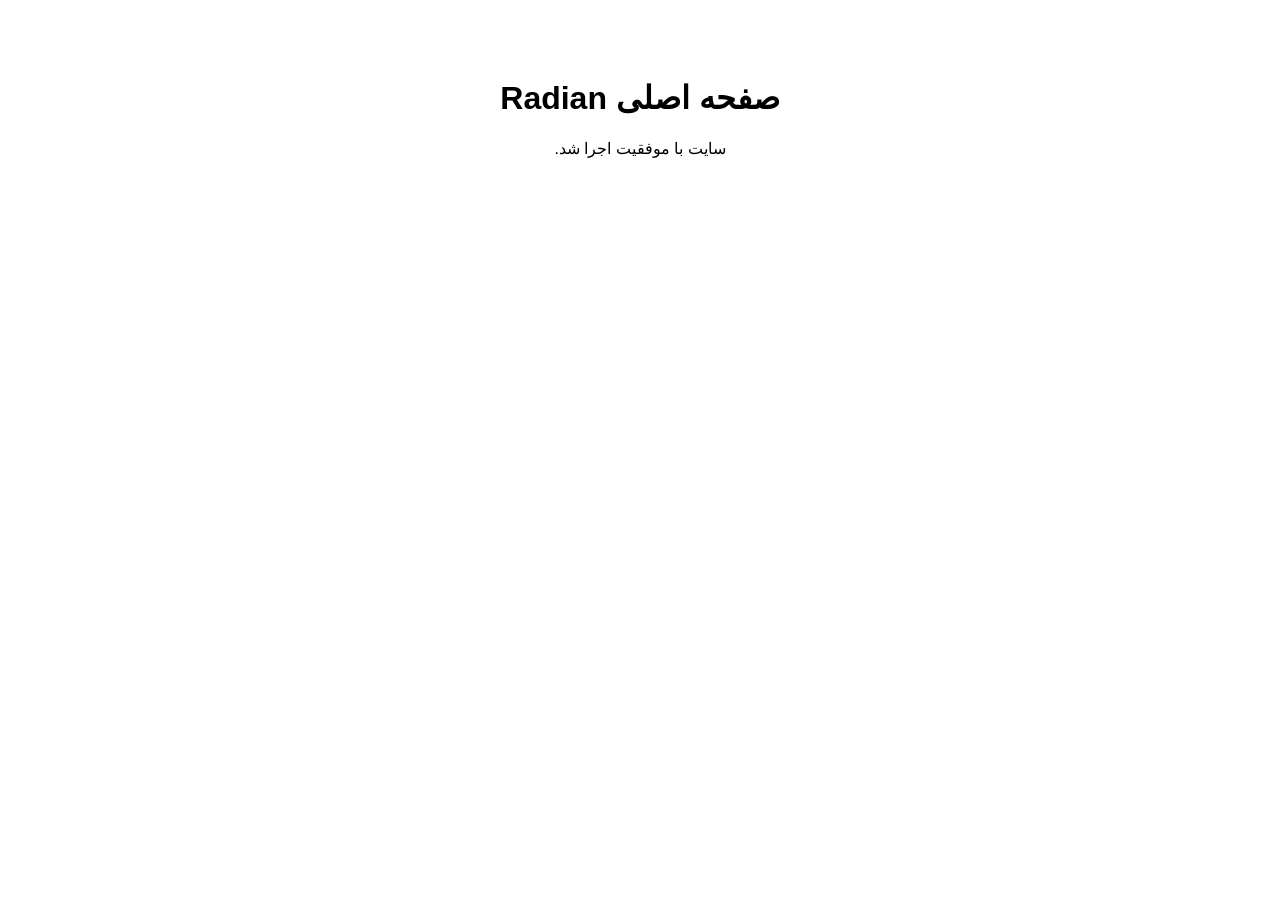
<file: index.html>
<!DOCTYPE html>
<html lang="fa" dir="rtl">
<head>
    <meta charset="utf-8">
    <title>Radian</title>
</head>
<body style="font-family: sans-serif; text-align: center; padding-top: 50px;">
    <h1>صفحه اصلی Radian</h1>
    <p>سایت با موفقیت اجرا شد.</p>
</body>
</html>
</file>
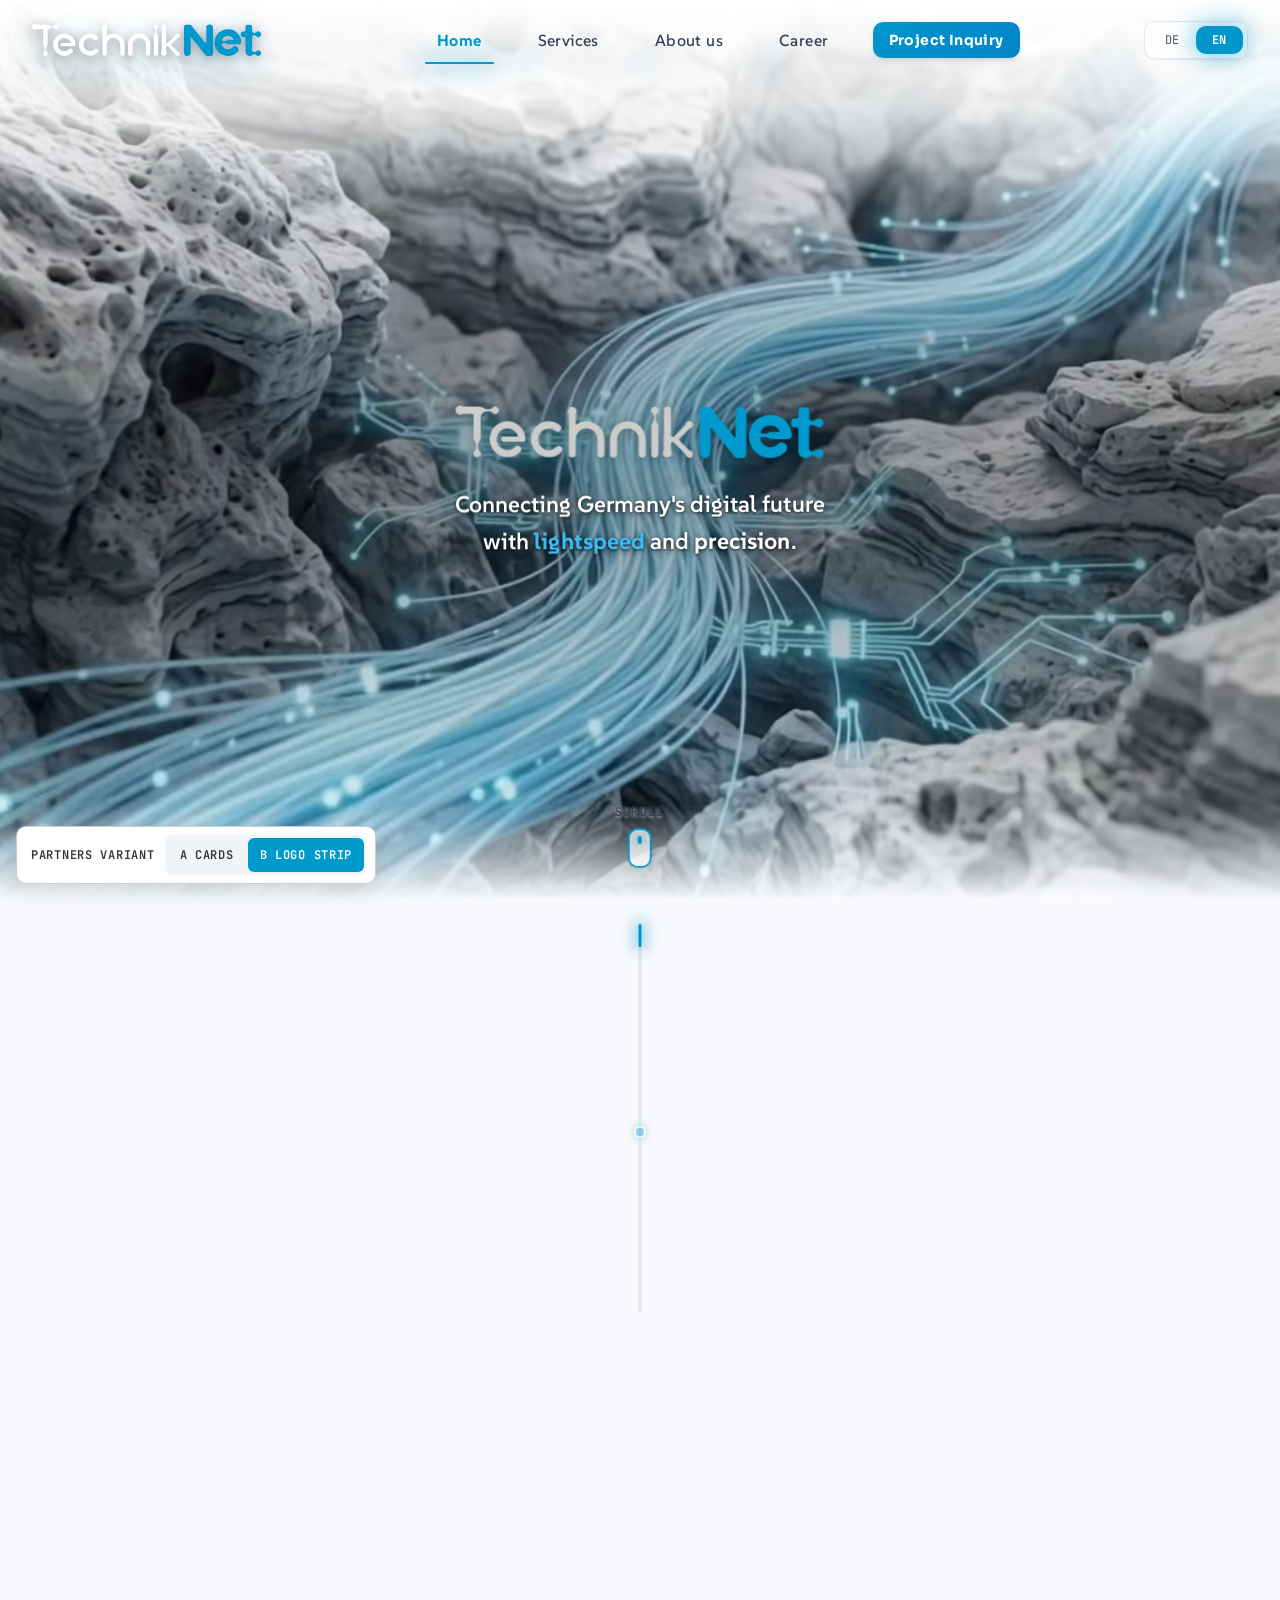
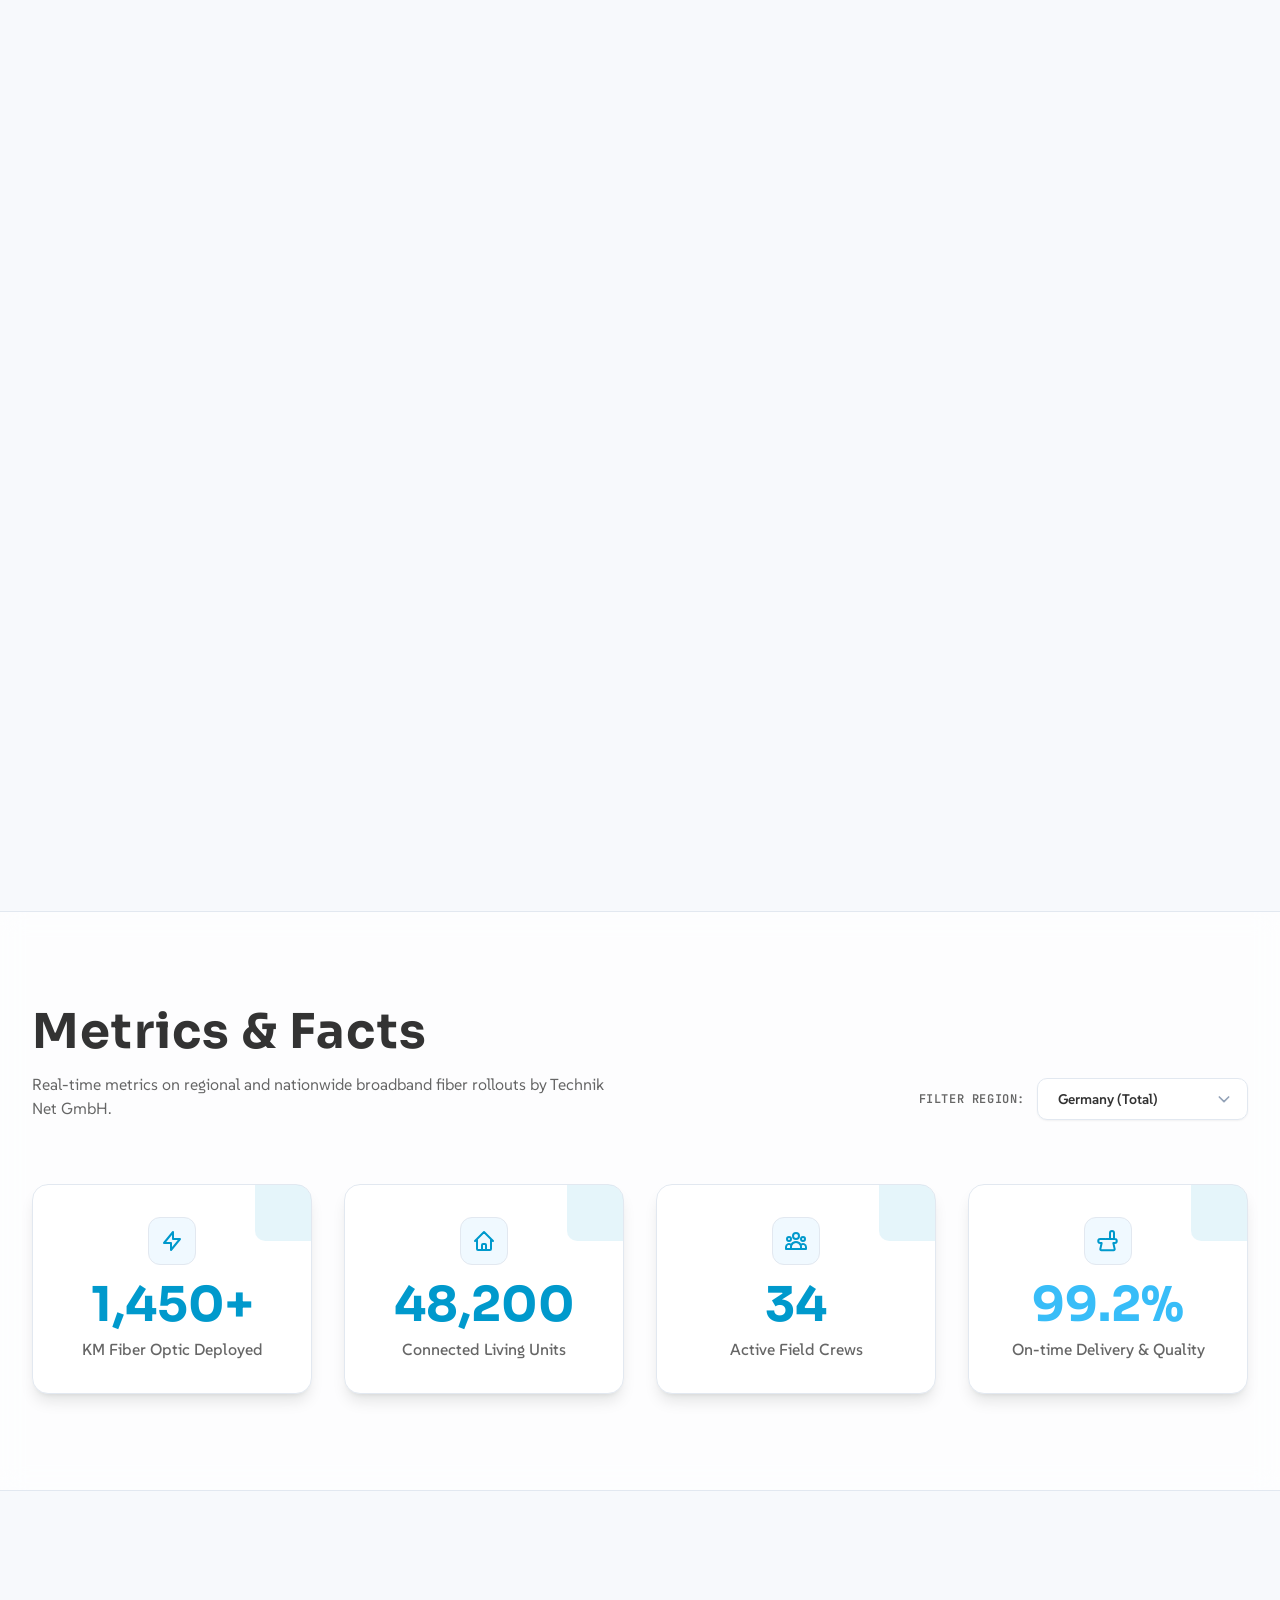
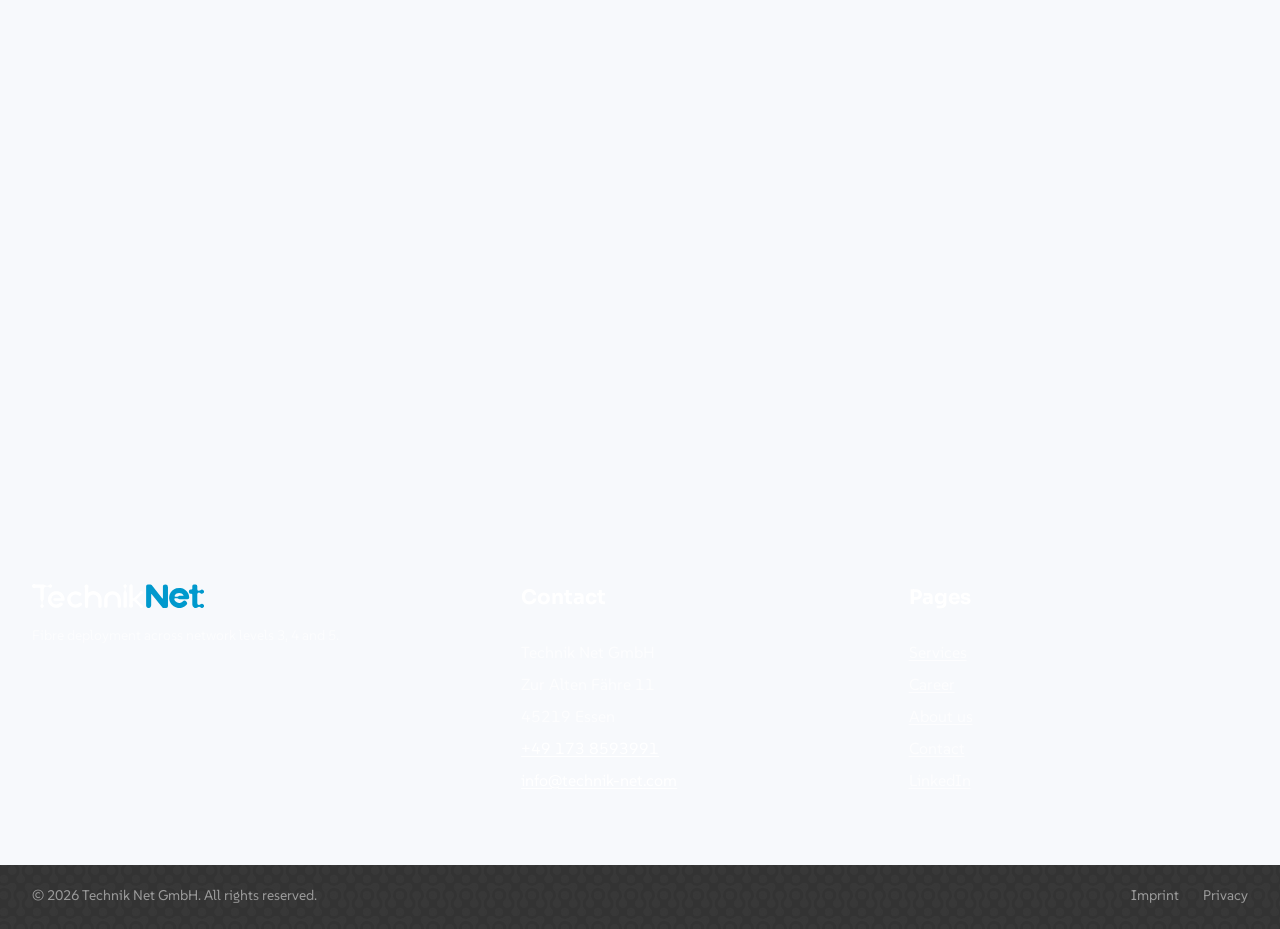
<file: technikdraft/index.html>
<!DOCTYPE html>
<html lang="en" dir="ltr">
<head>
<meta name="robots" content="noindex, nofollow">
	<meta charset="UTF-8">
	<meta name="viewport" content="width=device-width, initial-scale=1.0">
	<title>TechnikNet GmbH – Preview</title>
<link rel="preload" href="assets/img/hero-poster.jpg" as="image">
<meta name="theme-color" content="#0099CC">
<link rel="icon" href="assets/img/favicon.svg" type="image/svg+xml">
<link rel="icon" href="assets/img/favicon-48.png" sizes="48x48">
<link rel="apple-touch-icon" href="assets/img/apple-touch-icon.png">
<link rel='stylesheet' id='tn-main-css' href='assets/css/main.css' media='all' />

<style id="tn-preview-ui">
#tnpv{position:fixed;left:16px;bottom:16px;z-index:9999;display:flex;align-items:center;gap:10px;padding:8px 8px 8px 14px;background:#fff;border:1px solid #CCCCCC;border-radius:10px;box-shadow:0 6px 24px rgba(51,51,51,.14);font:600 12px/1 'JetBrains Mono',monospace;color:#333;letter-spacing:.06em;text-transform:uppercase}
#tnpv .grp{display:flex;background:#F1F5F9;border-radius:8px;padding:3px;gap:2px}
#tnpv button{all:unset;cursor:pointer;padding:9px 12px;border-radius:6px;color:#333;min-height:16px;font:inherit;letter-spacing:inherit}
#tnpv button[aria-pressed=true]{background:#0099CC;color:#fff}
#tnpv button:focus-visible{outline:2px solid #0099CC;outline-offset:2px}
@media (max-width:480px){#tnpv{left:8px;right:auto;bottom:8px;padding:6px 6px 6px 10px}#tnpv .lbl{display:none}}
</style>
</head>
<body>
<div id="tn-root"></div>
<script>
(function(){
var D={"en": {"title": "TechnikNet GmbH - Your Partner for Fibre Network Deployment", "desc": "Connecting Germany&#039;s digital future with lightspeed and precision. Professional FTTX and fibre deployment across network levels NE3, NE4 and NE5.", "tn": {"lang": "en", "ajax": "", "logo": "assets/img/logo-wordmark-inverse.svg", "signet": "assets/img/logo-signet.svg", "stats": {"de": {"fiber": 1450, "homes": 48200, "crews": 34, "satisfaction": 99.2}, "he": {"fiber": 280, "homes": 9100, "crews": 8, "satisfaction": 98.9}, "nrw": {"fiber": 420, "homes": 14500, "crews": 11, "satisfaction": 99.4}, "by": {"fiber": 390, "homes": 12800, "crews": 9, "satisfaction": 99.1}, "be": {"fiber": 160, "homes": 5200, "crews": 4, "satisfaction": 98.7}}, "strings": {"btnNext": "Next", "btnBack": "Back", "btnSend": "Submit Inquiry", "msgPickLevel": "Please select an infrastructure level!", "msgInquiryOk": "Thank you! Your inquiry was sent successfully.", "msgApplyOk": "Application successfully submitted!", "msgSending": "Sending …", "msgError": "Sending failed. Please try again or give us a call.", "msgTooFast": "Please wait a moment, then send again.", "msgTooMany": "Too many requests. Please try again in an hour.", "msgInvalid": "Please check your name and email address.", "msgPdf": "Please upload a PDF file of up to 5 MB."}}, "body": "\n\t<a href=\"#main\" class=\"sr-only focus:not-sr-only focus:fixed focus:top-3 focus:left-3 focus:z-[60] focus:bg-white focus:text-[#333333] focus:px-4 focus:py-2 focus:rounded-lg focus:shadow-md\">Skip to content<\/a>\n\n\t<!-- Subtle Light Dot Pattern -->\n\t<div class=\"fixed inset-0 z-0 opacity-15 pointer-events-none var-pattern\" style=\"background-size: 40px 40px;\" aria-hidden=\"true\"><\/div>\n\n\t<div class=\"relative z-10\">\n\n\t\t<!-- Navigation Bar -->\n\t\t<nav id=\"navbar\" class=\"fixed top-0 left-0 w-full z-50 transition-all duration-500 border-b border-transparent\" aria-label=\"Menu\">\n\t\t\t<div class=\"max-w-7xl mx-auto px-6 sm:px-8 lg:px-8\">\n\t\t\t\t<div id=\"nav-container\" class=\"flex items-center justify-between h-20 transition-all duration-500\">\n\n\t\t\t\t\t<!-- Compact Brand Logo -->\n\t\t\t\t\t<a href=\"#lang=en\" id=\"nav-brand\" class=\"relative flex items-center cursor-pointer select-none py-1\" aria-label=\"TechnikNet GmbH\">\n\t\t\t\t\t\t<img src=\"assets/img/logo-wordmark-inverse.svg\" alt=\"TechnikNet GmbH\" width=\"778\" height=\"109\" class=\"h-6 sm:h-7 md:h-8 w-auto object-contain tng-logo-halo transition-all duration-300\" id=\"nav-logo\" />\n\t\t\t\t\t<\/a>\n\n\t\t\t\t\t<!-- Desktop Menu Links -->\n\t\t\t\t\t<div class=\"hidden md:block\">\n\t\t\t\t\t\t<div id=\"nav-links\" class=\"ml-10 flex items-center space-x-8 text-[16px] font-medium tracking-wide\">\n\t\t\t\t\t\t\t\t\t\t\t\t\t\t\t\t\t\t\t\t\t\t<a href=\"#lang=en\" data-section=\"home\" data-anchor=\"1\" aria-current=\"page\" class=\"nav-item text-[#0099CC] px-3 py-2 rounded-md font-bold transition-colors relative group\">\n\t\t\t\t\t\t\t\t<span>Home<\/span>\n\t\t\t\t\t\t\t\t<span class=\"nav-indicator absolute -bottom-1 left-0 w-full h-0.5 bg-[#0099CC] rounded-full var-glow transition-all duration-300\"><\/span>\n\t\t\t\t\t\t\t<\/a>\n\t\t\t\t\t\t\t\t\t\t\t\t\t\t\t\t\t\t\t\t\t\t\t\t\t\t\t\t\t\t<a href=\"#\" data-section=\"services\" class=\"nav-item text-slate-700 hover:text-[#0099CC] px-3 py-2 rounded-md transition-colors relative group\">\n\t\t\t\t\t\t\t\t<span>Services<\/span>\n\t\t\t\t\t\t\t\t<span class=\"nav-indicator absolute -bottom-1 left-0 w-0 h-0.5 bg-[#0099CC] rounded-full transition-all duration-300 group-hover:w-full var-glow\"><\/span>\n\t\t\t\t\t\t\t<\/a>\n\t\t\t\t\t\t\t\t\t\t\t\t\t\t\t\t\t\t\t\t\t\t\t\t\t\t\t\t\t\t<a href=\"#\" data-section=\"about\" class=\"nav-item text-slate-700 hover:text-[#0099CC] px-3 py-2 rounded-md transition-colors relative group\">\n\t\t\t\t\t\t\t\t<span>About us<\/span>\n\t\t\t\t\t\t\t\t<span class=\"nav-indicator absolute -bottom-1 left-0 w-0 h-0.5 bg-[#0099CC] rounded-full transition-all duration-300 group-hover:w-full var-glow\"><\/span>\n\t\t\t\t\t\t\t<\/a>\n\t\t\t\t\t\t\t\t\t\t\t\t\t\t\t\t\t\t\t\t\t\t\t\t\t\t\t\t\t\t<a href=\"#\" data-section=\"career\" class=\"nav-item text-slate-700 hover:text-[#0099CC] px-3 py-2 rounded-md transition-colors relative group\">\n\t\t\t\t\t\t\t\t<span>Career<\/span>\n\t\t\t\t\t\t\t\t<span class=\"nav-indicator absolute -bottom-1 left-0 w-0 h-0.5 bg-[#0099CC] rounded-full transition-all duration-300 group-hover:w-full var-glow\"><\/span>\n\t\t\t\t\t\t\t<\/a>\n\t\t\t\t\t\t\t\t\t\t\t\t\t\t\t\t\t\t\t\t\t\t<a href=\"#\" id=\"nav-cta\" class=\"ml-2 px-4 py-2 text-sm rounded-full var-gradient-bg text-white font-bold var-glow shadow-md hover:scale-[1.04] transition-all font-heading \">Project Inquiry<\/a>\n\t\t\t\t\t\t<\/div>\n\t\t\t\t\t<\/div>\n\n\t\t\t\t\t<!-- Language Selector & Mobile Toggle -->\n\t\t\t\t\t<div class=\"flex items-center gap-3 sm:gap-4\">\n\t\t\t\t\t\t<div class=\"flex items-center bg-white/80 border border-slate-200 rounded-full p-1 font-eyebrow text-xs backdrop-blur-sm cursor-pointer shadow-sm\" role=\"group\" aria-label=\"Choose language\">\n\t\t\t\t\t\t\t<a id=\"btn-de\" href=\"#lang=de\" hreflang=\"de\" lang=\"de\" class=\"px-3.5 sm:px-4 py-1.5 rounded-full text-slate-600 hover:text-slate-900 transition-all\">DE<\/a>\n\t\t\t\t\t\t\t<a id=\"btn-en\" href=\"#lang=en\" hreflang=\"en\" lang=\"en\" class=\"px-3.5 sm:px-4 py-1.5 rounded-full var-bg-primary text-white font-bold transition-all var-glow\" aria-current=\"true\">EN<\/a>\n\t\t\t\t\t\t<\/div>\n\n\t\t\t\t\t\t<div class=\"md:hidden flex items-center\">\n\t\t\t\t\t\t\t<button id=\"mobile-menu-btn\" type=\"button\" aria-controls=\"mobile-menu\" aria-expanded=\"false\" aria-label=\"Menu\" class=\"text-slate-700 hover:text-[#0099CC] focus:outline-none p-2 bg-white/80 rounded-lg border border-slate-200 transition-colors shadow-sm\">\n\t\t\t\t\t\t\t\t<svg id=\"menu-icon-hamburger\" class=\"h-5 w-5\" fill=\"none\" viewBox=\"0 0 24 24\" stroke=\"currentColor\" aria-hidden=\"true\">\n\t\t\t\t\t\t\t\t\t<path stroke-linecap=\"round\" stroke-linejoin=\"round\" stroke-width=\"2\" d=\"M4 6h16M4 12h16M4 18h16\" />\n\t\t\t\t\t\t\t\t<\/svg>\n\t\t\t\t\t\t\t\t<svg id=\"menu-icon-close\" class=\"h-5 w-5 hidden\" fill=\"none\" viewBox=\"0 0 24 24\" stroke=\"currentColor\" aria-hidden=\"true\">\n\t\t\t\t\t\t\t\t\t<path stroke-linecap=\"round\" stroke-linejoin=\"round\" stroke-width=\"2\" d=\"M6 18L18 6M6 6l12 12\" />\n\t\t\t\t\t\t\t\t<\/svg>\n\t\t\t\t\t\t\t<\/button>\n\t\t\t\t\t\t<\/div>\n\t\t\t\t\t<\/div>\n\t\t\t\t<\/div>\n\t\t\t<\/div>\n\n\t\t\t<!-- Mobile Menu Panel -->\n\t\t\t<div id=\"mobile-menu\" class=\"hidden md:hidden bg-white/95 backdrop-blur-lg border-b border-slate-200 px-6 pt-2 pb-6 space-y-2 transition-all duration-300 shadow-xl\">\n\t\t\t\t\t\t\t\t<a href=\"#lang=en\" data-section=\"home\" data-anchor=\"1\" class=\"mobile-nav-item block text-[#0099CC] font-bold px-3 py-2 rounded-md text-base\">Home<\/a>\n\t\t\t\t\t\t\t\t<a href=\"#\" data-section=\"services\" class=\"mobile-nav-item block text-slate-700 hover:text-[#0099CC] px-3 py-2 rounded-md text-base font-semibold\">Services<\/a>\n\t\t\t\t\t\t\t\t<a href=\"#\" data-section=\"about\" class=\"mobile-nav-item block text-slate-700 hover:text-[#0099CC] px-3 py-2 rounded-md text-base font-semibold\">About us<\/a>\n\t\t\t\t\t\t\t\t<a href=\"#\" data-section=\"career\" class=\"mobile-nav-item block text-slate-700 hover:text-[#0099CC] px-3 py-2 rounded-md text-base font-semibold\">Career<\/a>\n\t\t\t\t\t\t\t\t<a href=\"#\" class=\"block mt-3 text-center px-5 py-3 rounded-xl var-gradient-bg text-white font-bold var-glow shadow-md font-heading\">Project Inquiry<\/a>\n\t\t\t<\/div>\n\t\t<\/nav>\n\t<main id=\"main\">\n\n\t\t<!-- Hero Section -->\n\t\t<section id=\"home\" class=\"h-screen flex flex-col items-center justify-center text-center px-4 sm:px-6 relative pt-16 sm:pt-20 z-10 overflow-hidden bg-cover bg-center bg-no-repeat\" style=\"background-image: url('assets/img/hero-poster.jpg');\">\n\n\t\t\t<video autoplay loop muted playsinline poster=\"assets/img/hero-poster.jpg\" preload=\"auto\" aria-hidden=\"true\" class=\"absolute inset-0 w-full h-full object-cover z-0 pointer-events-none\">\n\t\t\t\t<source src=\"assets/media/hero.webm\" type=\"video/webm\">\n\t\t\t\t<source src=\"assets/media/hero.mp4\" type=\"video/mp4\">\n\t\t\t<\/video>\n\n\t\t\t<!-- Soft Top White Gradient Overlay -->\n\t\t\t<div class=\"absolute top-0 inset-x-0 h-40 sm:h-52 bg-gradient-to-b from-white via-white/75 to-transparent pointer-events-none z-1\"><\/div>\n\n\t\t\t<!-- Soft Edge Transition at the very bottom into the next section -->\n\t\t\t<div class=\"absolute bottom-0 inset-x-0 h-24 bg-gradient-to-t from-[#F8FAFC] to-transparent pointer-events-none z-1\"><\/div>\n\n\t\t\t<!-- Hero Content -->\n\t\t\t<div id=\"hero-scroll-group\" class=\"relative z-10 flex flex-col items-center gap-5 sm:gap-6 will-change-transform max-w-full px-2\">\n\n\t\t\t\t<div id=\"hero-logo-wrapper\" class=\"hero-logo-idle will-change-transform flex justify-center w-full\">\n\t\t\t\t\t<h1 class=\"contents\">\n\t\t\t\t\t\t<img src=\"assets/img/logo-wordmark.svg\" alt=\"TechnikNet GmbH\" width=\"778\" height=\"109\" id=\"hero-logo-img\" fetchpriority=\"high\" class=\"h-auto w-auto max-w-[310px] xs:max-w-[340px] sm:max-w-[420px] md:max-w-[520px] object-contain tng-logo-shadow cursor-default select-none will-change-transform\" />\n\t\t\t\t\t<\/h1>\n\t\t\t\t<\/div>\n\n\t\t\t\t<div id=\"hero-sub-wrapper\" class=\"hero-sub-idle will-change-transform w-full flex justify-center\">\n\t\t\t\t\t<p id=\"hero-sub\" class=\"text-[17px] xs:text-[18px] sm:text-[21px] md:text-[23px] text-white font-semibold leading-snug sm:leading-relaxed hero-sub-shadow will-change-transform max-w-[310px] xs:max-w-[340px] sm:max-w-xl md:max-w-2xl mx-auto\">\n\t\t\t\t\t\tConnecting Germany's digital future<br class='hidden sm:inline' /> with <span class='text-[#38BDF8] font-bold transition-colors duration-500'>lightspeed<\/span> and <span class='text-white font-bold'>precision<\/span>.\t\t\t\t\t<\/p>\n\t\t\t\t<\/div>\n\n\t\t\t<\/div>\n\n\t\t\t<!-- Scroll Indicator Button -->\n\t\t\t<a href=\"#services\" id=\"hero-scroll-indicator\" class=\"absolute bottom-6 sm:bottom-8 left-1/2 -translate-x-1/2 opacity-90 flex flex-col items-center cursor-pointer z-30 will-change-transform hover:opacity-100 transition-opacity\">\n\t\t\t\t<span class=\"font-eyebrow text-xs tracking-widest uppercase mb-2 block text-slate-700 transition-colors duration-500 scroll-text-shadow font-semibold\">Scroll<\/span>\n\t\t\t\t<div class=\"w-6 h-10 border-2 rounded-full flex justify-center pt-1.5 transition-colors duration-500 border-[#0099CC] backdrop-blur-md scroll-mouse-shadow bg-white/80\">\n\t\t\t\t\t<div class=\"w-1 h-2 rounded-full animate-bounce transition-colors duration-500 bg-[#0099CC]\" style=\"box-shadow: 0 0 8px #0099CC;\"><\/div>\n\t\t\t\t<\/div>\n\t\t\t<\/a>\n\t\t<\/section>\n\n\t\t\t\t<!-- Services Section -->\n\t\t<section id=\"services\" class=\"relative overflow-hidden z-10 pb-16 md:pb-24 pt-6\">\n\n\t\t\t<div class=\"relative w-full max-w-6xl mx-auto px-4\" id=\"timeline-container\">\n\n\t\t\t\t<!-- vertical fiber optic line -->\n\t\t\t\t<div class=\"absolute top-0 bottom-0 left-1/2 -translate-x-1/2 w-[2px] md:w-[3px] z-0 pointer-events-none bg-slate-200\" aria-hidden=\"true\">\n\t\t\t\t\t<div id=\"verticalLine\" class=\"absolute top-0 left-0 w-full bg-[#0099CC] rounded-full transition-colors duration-500\" style=\"height: 0%; box-shadow: 0 0 15px 3px rgba(0, 153, 204, 0.6);\"><\/div>\n\t\t\t\t<\/div>\n\n\t\t\t\t<div class=\"flex flex-col relative z-10 w-full space-y-16 md:space-y-24 pb-12\">\n\n\t\t\t\t\t<!-- Node 1 (NE3) -->\n\t\t\t\t\t<div id=\"service-block-ne3\" class=\"service-block w-full py-12 relative flex flex-col md:flex-row items-center justify-between gap-10 md:gap-20\">\n\t\t\t\t\t\t<div class=\"absolute left-1/2 top-1/2 -translate-x-1/2 -translate-y-1/2 w-5 h-5 md:w-6 md:h-6 bg-[#0099CC] rounded-full node border-4 border-white z-20 transition-all duration-500\" style=\"box-shadow: 0 0 15px 3px rgba(0, 153, 204, 0.6);\"><\/div>\n\n\t\t\t\t\t\t<div class=\"w-full md:w-5/12 text-left content-block bg-white/90 p-8 rounded-2xl border border-slate-200 backdrop-blur-md relative shadow-xl transition-all hover:border-[#0099CC]\">\n\t\t\t\t\t\t\t<div style=\"background-color: rgba(0, 153, 204, 0.1);\" class=\"font-eyebrow inline-block px-3.5 py-1 text-[#0099CC] border border-slate-200 rounded-full text-xs font-semibold mb-5 transition-colors duration-500\">NETWORK LEVEL 3<\/div>\n\t\t\t\t\t\t\t<h2 class=\"text-2xl md:text-3xl font-bold text-[#333333] mb-4 tracking-wide leading-snug\"><a href=\"#\" class=\"hover:text-[#0099CC] transition-colors\">NE3 - City Networks &amp; Backbone<\/a><\/h2>\n\t\t\t\t\t\t\t<p class=\"text-[#666666] leading-relaxed text-base md:text-lg\"><span class='no-wrap-phrase'>High-standard<\/span> civil engineering, <span class='no-wrap-phrase'>micro-trenching<\/span>, and underground distribution network deployments matching German engineering excellence.<\/p>\n\t\t\t\t\t\t\t\t\t\t\t\t\t<\/div>\n\n\t\t\t\t\t\t<div class=\"w-full md:w-5/12 relative content-block\">\n\t\t\t\t\t\t\t<div class=\"w-full h-64 md:h-80 rounded-2xl flex items-center justify-center bg-white/80 border border-slate-200 backdrop-blur-md p-4 shadow-xl overflow-hidden group\">\n\t\t\t\t\t\t\t\t<svg class=\"w-full h-full max-h-72\" viewBox=\"0 0 400 240\" fill=\"none\" xmlns=\"http://www.w3.org/2000/svg\" aria-hidden=\"true\">\n\t\t\t\t\t\t\t\t\t<path d=\"M20 120 h40 v-30 h30 v20 h40 v-50 h50 v60 h20 v-40 h50 v40 h40 v-60 h30 v70 h40\" stroke=\"#CBD5E1\" stroke-width=\"2\" stroke-linecap=\"round\" stroke-linejoin=\"round\" class=\"opacity-70\" />\n\t\t\t\t\t\t\t\t\t<rect x=\"10\" y=\"140\" width=\"380\" height=\"15\" rx=\"4\" fill=\"#F1F5F9\" />\n\t\t\t\t\t\t\t\t\t<line x1=\"10\" y1=\"147\" x2=\"390\" y2=\"147\" stroke=\"#0099CC\" stroke-width=\"2\" stroke-dasharray=\"8, 6\" />\n\t\t\t\t\t\t\t\t\t<path d=\"M10 190 h380\" stroke=\"#E2E8F0\" stroke-width=\"12\" stroke-linecap=\"round\" />\n\t\t\t\t\t\t\t\t\t<path d=\"M10 190 h380\" stroke=\"#0099CC\" stroke-width=\"4\" stroke-linecap=\"round\" class=\"laser-line\" />\n\t\t\t\t\t\t\t\t\t<rect x=\"70\" y=\"105\" width=\"22\" height=\"35\" rx=\"3\" fill=\"#E2E8F0\" stroke=\"#0099CC\" />\n\t\t\t\t\t\t\t\t\t<circle cx=\"81\" cy=\"122\" r=\"3\" fill=\"#0099CC\" class=\"animate-ping\" />\n\t\t\t\t\t\t\t\t\t<rect x=\"290\" y=\"105\" width=\"22\" height=\"35\" rx=\"3\" fill=\"#E2E8F0\" stroke=\"#0099CC\" />\n\t\t\t\t\t\t\t\t\t<circle cx=\"301\" cy=\"122\" r=\"3\" fill=\"#0099CC\" class=\"animate-ping\" />\n\t\t\t\t\t\t\t\t\t<path d=\"M81 140 v50 M301 140 v50\" stroke=\"#0099CC\" stroke-width=\"3\" stroke-dasharray=\"4, 4\" />\n\t\t\t\t\t\t\t\t<\/svg>\t\t\t\t\t\t\t<\/div>\n\t\t\t\t\t\t<\/div>\n\t\t\t\t\t<\/div>\n\n\t\t\t\t\t<!-- Node 2 (NE4) -->\n\t\t\t\t\t<div class=\"service-block w-full py-12 relative flex flex-col md:flex-row-reverse items-center justify-between gap-10 md:gap-20\">\n\t\t\t\t\t\t<div class=\"absolute left-1/2 top-1/2 -translate-x-1/2 -translate-y-1/2 w-5 h-5 md:w-6 md:h-6 bg-[#0099CC] rounded-full node border-4 border-white z-20 transition-all duration-500\" style=\"box-shadow: 0 0 15px 3px rgba(0, 153, 204, 0.6);\"><\/div>\n\n\t\t\t\t\t\t<div class=\"w-full md:w-5/12 text-left content-block bg-white/90 p-8 rounded-2xl border border-slate-200 backdrop-blur-md relative shadow-xl transition-all hover:border-[#0099CC]\">\n\t\t\t\t\t\t\t<div style=\"background-color: rgba(0, 153, 204, 0.1);\" class=\"font-eyebrow inline-block px-3.5 py-1 text-[#0099CC] border border-slate-200 rounded-full text-xs font-semibold mb-5 transition-colors duration-500\">NETWORK LEVEL 4<\/div>\n\t\t\t\t\t\t\t<h2 class=\"text-2xl md:text-3xl font-bold text-[#333333] mb-4 tracking-wide leading-snug\"><a href=\"#\" class=\"hover:text-[#0099CC] transition-colors\">NE4 - Building Cabling &amp; Risers<\/a><\/h2>\n\t\t\t\t\t\t\t<p class=\"text-[#666666] leading-relaxed text-base md:text-lg\">Direct fiber connection from building entry points <span class='no-wrap-phrase'>(HÜP)<\/span> up to living and business units <span class='no-wrap-phrase'>(FTTH)<\/span>.<\/p>\n\t\t\t\t\t\t\t\t\t\t\t\t\t<\/div>\n\n\t\t\t\t\t\t<div class=\"w-full md:w-5/12 relative content-block\">\n\t\t\t\t\t\t\t<div class=\"w-full h-64 md:h-80 rounded-2xl flex items-center justify-center bg-white/80 border border-slate-200 backdrop-blur-md p-4 shadow-xl overflow-hidden group\">\n\t\t\t\t\t\t\t\t<svg class=\"w-full h-full max-h-72\" viewBox=\"0 0 400 240\" fill=\"none\" xmlns=\"http://www.w3.org/2000/svg\" aria-hidden=\"true\">\n\t\t\t\t\t\t\t\t\t<rect x=\"120\" y=\"30\" width=\"160\" height=\"180\" rx=\"8\" fill=\"#F8FAFC\" stroke=\"#CBD5E1\" stroke-width=\"2\" />\n\t\t\t\t\t\t\t\t\t<line x1=\"120\" y1=\"90\" x2=\"280\" y2=\"90\" stroke=\"#CBD5E1\" stroke-width=\"2\" />\n\t\t\t\t\t\t\t\t\t<line x1=\"120\" y1=\"150\" x2=\"280\" y2=\"150\" stroke=\"#CBD5E1\" stroke-width=\"2\" />\n\t\t\t\t\t\t\t\t\t<rect x=\"140\" y=\"45\" width=\"25\" height=\"25\" rx=\"3\" fill=\"#FFFFFF\" stroke=\"#CBD5E1\" />\n\t\t\t\t\t\t\t\t\t<rect x=\"235\" y=\"45\" width=\"25\" height=\"25\" rx=\"3\" fill=\"#FFFFFF\" stroke=\"#CBD5E1\" />\n\t\t\t\t\t\t\t\t\t<rect x=\"140\" y=\"105\" width=\"25\" height=\"25\" rx=\"3\" fill=\"#FFFFFF\" stroke=\"#CBD5E1\" />\n\t\t\t\t\t\t\t\t\t<rect x=\"235\" y=\"105\" width=\"25\" height=\"25\" rx=\"3\" fill=\"#FFFFFF\" stroke=\"#CBD5E1\" />\n\t\t\t\t\t\t\t\t\t<rect x=\"140\" y=\"175\" width=\"18\" height=\"25\" rx=\"2\" fill=\"#0099CC\" class=\"shadow-sm\" />\n\t\t\t\t\t\t\t\t\t<circle cx=\"149\" cy=\"187\" r=\"2.5\" fill=\"white\" class=\"animate-pulse\" />\n\t\t\t\t\t\t\t\t\t<path d=\"M20 200 h120\" stroke=\"#0099CC\" stroke-width=\"3\" stroke-linecap=\"round\" class=\"laser-line\" />\n\t\t\t\t\t\t\t\t\t<path d=\"M149 175 v-118 h86\" stroke=\"#0099CC\" stroke-width=\"2.5\" stroke-linecap=\"round\" stroke-linejoin=\"round\" class=\"laser-line-fast\" />\n\t\t\t\t\t\t\t\t\t<path d=\"M149 118 h86\" stroke=\"#0099CC\" stroke-width=\"2.5\" stroke-linecap=\"round\" />\n\t\t\t\t\t\t\t\t\t<circle cx=\"235\" cy=\"57\" r=\"4\" fill=\"#0099CC\" />\n\t\t\t\t\t\t\t\t\t<circle cx=\"235\" cy=\"118\" r=\"4\" fill=\"#0099CC\" />\n\t\t\t\t\t\t\t\t<\/svg>\t\t\t\t\t\t\t<\/div>\n\t\t\t\t\t\t<\/div>\n\t\t\t\t\t<\/div>\n\n\t\t\t\t\t<!-- Node 3 (NE5) -->\n\t\t\t\t\t<div class=\"service-block w-full py-12 relative flex flex-col md:flex-row items-center justify-between gap-10 md:gap-20\">\n\t\t\t\t\t\t<div class=\"absolute left-1/2 top-1/2 -translate-x-1/2 -translate-y-1/2 w-5 h-5 md:w-6 md:h-6 bg-[#0099CC] rounded-full node border-4 border-white z-20 transition-all duration-500\" style=\"box-shadow: 0 0 15px 3px rgba(0, 153, 204, 0.6);\"><\/div>\n\n\t\t\t\t\t\t<div class=\"w-full md:w-5/12 text-left content-block bg-white/90 p-8 rounded-2xl border border-slate-200 backdrop-blur-md relative shadow-xl transition-all hover:border-[#0099CC]\">\n\t\t\t\t\t\t\t<div style=\"background-color: rgba(0, 153, 204, 0.1);\" class=\"font-eyebrow inline-block px-3.5 py-1 text-[#0099CC] border border-slate-200 rounded-full text-xs font-semibold mb-5 transition-colors duration-500\">NETWORK LEVEL 5<\/div>\n\t\t\t\t\t\t\t<h2 class=\"text-2xl md:text-3xl font-bold text-[#333333] mb-4 tracking-wide leading-snug\"><a href=\"#\" class=\"hover:text-[#0099CC] transition-colors\">NE5 - <span class='no-wrap-phrase'>In-house<\/span> &amp; Terminal Endpoints<\/a><\/h2>\n\t\t\t\t\t\t\t<p class=\"text-[#666666] leading-relaxed text-base md:text-lg\">Subscriber outlet installation <span class='no-wrap-phrase'>(TA)<\/span>, precision fiber splicing, OTDR measuring, and <span class='no-wrap-phrase'>turn-key<\/span> ONT configuration.<\/p>\n\t\t\t\t\t\t\t\t\t\t\t\t\t<\/div>\n\n\t\t\t\t\t\t<div class=\"w-full md:w-5/12 relative content-block\">\n\t\t\t\t\t\t\t<div class=\"w-full h-64 md:h-80 rounded-2xl flex items-center justify-center bg-white/80 border border-slate-200 backdrop-blur-md p-4 shadow-xl overflow-hidden group\">\n\t\t\t\t\t\t\t\t<svg class=\"w-full h-full max-h-72\" viewBox=\"0 0 400 240\" fill=\"none\" xmlns=\"http://www.w3.org/2000/svg\" aria-hidden=\"true\">\n\t\t\t\t\t\t\t\t\t<rect x=\"40\" y=\"150\" width=\"12\" height=\"18\" rx=\"2\" fill=\"#E2E8F0\" stroke=\"#0099CC\" />\n\t\t\t\t\t\t\t\t\t<path d=\"M10 160 h30\" stroke=\"#0099CC\" stroke-width=\"2.5\" class=\"laser-line\" />\n\t\t\t\t\t\t\t\t\t<path d=\"M52 160 h100 v-40\" stroke=\"#0099CC\" stroke-width=\"2\" stroke-linecap=\"round\" stroke-linejoin=\"round\" class=\"laser-line-fast\" />\n\t\t\t\t\t\t\t\t\t<rect x=\"132\" y=\"95\" width=\"40\" height=\"25\" rx=\"4\" fill=\"#F8FAFC\" stroke=\"#0099CC\" />\n\t\t\t\t\t\t\t\t\t<line x1=\"142\" y1=\"95\" x2=\"135\" y2=\"75\" stroke=\"#0099CC\" stroke-width=\"2\" />\n\t\t\t\t\t\t\t\t\t<line x1=\"162\" y1=\"95\" x2=\"169\" y2=\"75\" stroke=\"#0099CC\" stroke-width=\"2\" />\n\t\t\t\t\t\t\t\t\t<circle cx=\"152\" cy=\"112\" r=\"2.5\" fill=\"#0099CC\" class=\"animate-pulse\" />\n\t\t\t\t\t\t\t\t\t<rect x=\"260\" y=\"75\" width=\"45\" height=\"30\" rx=\"3\" fill=\"#E2E8F0\" stroke=\"#0099CC\" />\n\t\t\t\t\t\t\t\t\t<rect x=\"250\" y=\"105\" width=\"65\" height=\"5\" rx=\"1\" fill=\"#CBD5E1\" />\n\t\t\t\t\t\t\t\t\t<rect x=\"230\" y=\"145\" width=\"85\" height=\"50\" rx=\"4\" fill=\"#F8FAFC\" stroke=\"#CBD5E1\" stroke-width=\"2\" />\n\t\t\t\t\t\t\t\t\t<rect x=\"260\" y=\"195\" width=\"25\" height=\"15\" fill=\"#CBD5E1\" />\n\t\t\t\t\t\t\t\t\t<circle cx=\"152\" cy=\"95\" r=\"30\" stroke=\"#0099CC\" stroke-width=\"1.5\" class=\"wave-pulse origin-center opacity-40\" style=\"transform-origin: 152px 95px;\" />\n\t\t\t\t\t\t\t\t\t<circle cx=\"152\" cy=\"95\" r=\"50\" stroke=\"#0099CC\" stroke-width=\"1.5\" class=\"wave-pulse origin-center opacity-25\" style=\"transform-origin: 152px 95px; animation-delay: 0.6s;\" />\n\t\t\t\t\t\t\t\t\t<line x1=\"172\" y1=\"95\" x2=\"250\" y2=\"90\" stroke=\"#0099CC\" stroke-dasharray=\"3, 5\" stroke-width=\"1.5\" class=\"opacity-70\" />\n\t\t\t\t\t\t\t\t\t<line x1=\"172\" y1=\"107\" x2=\"230\" y2=\"155\" stroke=\"#0099CC\" stroke-dasharray=\"3, 5\" stroke-width=\"1.5\" class=\"opacity-60\" />\n\t\t\t\t\t\t\t\t<\/svg>\t\t\t\t\t\t\t<\/div>\n\t\t\t\t\t\t<\/div>\n\t\t\t\t\t<\/div>\n\n\t\t\t\t<\/div>\n\n\t\t\t<\/div>\n\n\t\t\t<!-- T-Junction -->\n\t\t\t<div class=\"relative w-screen left-1/2 -translate-x-1/2 h-[3px] z-20 pointer-events-none overflow-visible\" aria-hidden=\"true\">\n\t\t\t\t<div id=\"bottomHorizontalLeft\" class=\"absolute right-1/2 top-0 h-full bg-[#0099CC] transition-all duration-500\" style=\"width: 0%; box-shadow: 0 0 18px 3px rgba(0, 153, 204, 0.6);\"><\/div>\n\t\t\t\t<div id=\"bottomHorizontalRight\" class=\"absolute left-1/2 top-0 h-full bg-[#0099CC] transition-all duration-500\" style=\"width: 0%; box-shadow: 0 0 18px 3px rgba(0, 153, 204, 0.6);\"><\/div>\n\t\t\t\t<div id=\"finalNode\" class=\"absolute top-1/2 left-1/2 -translate-x-1/2 -translate-y-1/2 w-5 h-5 md:w-6 md:h-6 bg-[#0099CC] rounded-full border-4 border-white z-30 transition-colors duration-500\" style=\"box-shadow: 0 0 15px 3px rgba(0, 153, 204, 0.6);\"><\/div>\n\t\t\t<\/div>\n\t\t<\/section>\n\n\t\t\t\t<!-- Stats Section -->\n\t\t<section id=\"stats\" class=\"py-24 relative z-30 bg-white/70 border-y border-slate-200 backdrop-blur-md\">\n\t\t\t<div class=\"max-w-7xl mx-auto px-4 sm:px-6 lg:px-8\">\n\n\t\t\t\t<div class=\"flex flex-col md:flex-row md:items-end justify-between gap-6 mb-16\">\n\t\t\t\t\t<div class=\"text-left\">\n\t\t\t\t\t\t<h2 class=\"text-3xl md:text-5xl font-bold tracking-wide mb-4 text-[#333333]\">Metrics &amp; Facts<\/h2>\n\t\t\t\t\t\t<p class=\"text-[#666666] max-w-xl\">Real-time metrics on regional and nationwide broadband fiber rollouts by Technik Net GmbH.<\/p>\n\t\t\t\t\t<\/div>\n\n\t\t\t\t\t<!-- Filter Selector -->\n\t\t\t\t\t<div class=\"flex flex-col sm:flex-row items-start sm:items-center gap-3\">\n\t\t\t\t\t\t<label for=\"region-selector\" class=\"font-eyebrow text-xs uppercase tracking-wider font-semibold text-[#666666]\">Filter Region:<\/label>\n\t\t\t\t\t\t<div class=\"relative min-w-[200px] w-full sm:w-auto\">\n\t\t\t\t\t\t\t<select id=\"region-selector\" class=\"w-full appearance-none bg-white border border-slate-200 hover:border-[#0099CC] text-[#333333] text-sm font-semibold rounded-full px-5 py-2.5 pr-10 focus:outline-none focus:ring-2 focus:ring-[#0099CC]/20 cursor-pointer shadow-sm transition-all\">\n\t\t\t\t\t\t\t\t<option value=\"de\">Germany (Total)<\/option>\n\t\t\t\t\t\t\t\t<option value=\"he\">Hesse<\/option>\n\t\t\t\t\t\t\t\t<option value=\"nrw\">North Rhine-Westphalia<\/option>\n\t\t\t\t\t\t\t\t<option value=\"by\">Bavaria<\/option>\n\t\t\t\t\t\t\t\t<option value=\"be\">Berlin &amp; Brandenburg<\/option>\n\t\t\t\t\t\t\t<\/select>\n\t\t\t\t\t\t\t<div class=\"absolute inset-y-0 right-4 flex items-center pointer-events-none text-slate-400\">\n\t\t\t\t\t\t\t\t<svg class=\"w-4 h-4\" fill=\"none\" stroke=\"currentColor\" viewBox=\"0 0 24 24\" aria-hidden=\"true\"><path stroke-linecap=\"round\" stroke-linejoin=\"round\" stroke-width=\"2.5\" d=\"M19 9l-7 7-7-7\" /><\/svg>\n\t\t\t\t\t\t\t<\/div>\n\t\t\t\t\t\t<\/div>\n\t\t\t\t\t<\/div>\n\t\t\t\t<\/div>\n\n\t\t\t\t<div class=\"grid grid-cols-1 sm:grid-cols-2 lg:grid-cols-4 gap-8\">\n\t\t\t\t\t<!-- Card 1 -->\n\t\t\t\t\t<div class=\"relative bg-white border border-slate-200 p-8 rounded-2xl text-center backdrop-blur-md hover:border-[#0099CC] transition-all group overflow-hidden shadow-lg hover:shadow-xl\">\n\t\t\t\t\t\t<div class=\"absolute -top-10 -right-10 w-24 h-24 rounded-full bg-[#0099CC] opacity-10 group-hover:scale-150 transition-all duration-500\"><\/div>\n\t\t\t\t\t\t<div class=\"mx-auto w-12 h-12 mb-4 flex items-center justify-center rounded-xl bg-sky-50 border border-slate-200 text-[#0099CC]\">\n\t\t\t\t\t\t\t<svg class=\"w-6 h-6\" fill=\"none\" stroke=\"currentColor\" viewBox=\"0 0 24 24\" aria-hidden=\"true\"><path stroke-linecap=\"round\" stroke-linejoin=\"round\" stroke-width=\"2\" d=\"M13 10V3L4 14h7v7l9-11h-7z\" /><\/svg>\n\t\t\t\t\t\t<\/div>\n\t\t\t\t\t\t<span class=\"block text-4xl md:text-5xl font-bold font-heading text-[#0099CC] mb-2 transition-transform duration-300 group-hover:scale-105\" id=\"stat-fiber-km\">1,450+<\/span>\n\t\t\t\t\t\t<span class=\"text-[#666666] font-medium text-sm md:text-base\">KM Fiber Optic Deployed<\/span>\n\t\t\t\t\t<\/div>\n\n\t\t\t\t\t<!-- Card 2 -->\n\t\t\t\t\t<div class=\"relative bg-white border border-slate-200 p-8 rounded-2xl text-center backdrop-blur-md hover:border-[#0099CC] transition-all group overflow-hidden shadow-lg hover:shadow-xl\">\n\t\t\t\t\t\t<div class=\"absolute -top-10 -right-10 w-24 h-24 rounded-full bg-[#0099CC] opacity-10 group-hover:scale-150 transition-all duration-500\"><\/div>\n\t\t\t\t\t\t<div class=\"mx-auto w-12 h-12 mb-4 flex items-center justify-center rounded-xl bg-sky-50 border border-slate-200 text-[#0099CC]\">\n\t\t\t\t\t\t\t<svg class=\"w-6 h-6\" fill=\"none\" stroke=\"currentColor\" viewBox=\"0 0 24 24\" aria-hidden=\"true\"><path stroke-linecap=\"round\" stroke-linejoin=\"round\" stroke-width=\"2\" d=\"M3 12l2-2m0 0l7-7 7 7M5 10v10a1 1 0 001 1h3m10-11l2 2m-2-2v10a1 1 0 01-1 1h-3m-6 0a1 1 0 001-1v-4a1 1 0 011-1h2a1 1 0 011 1v4a1 1 0 001 1m-6 0h6\" /><\/svg>\n\t\t\t\t\t\t<\/div>\n\t\t\t\t\t\t<span class=\"block text-4xl md:text-5xl font-bold font-heading text-[#0099CC] mb-2 transition-transform duration-300 group-hover:scale-105\" id=\"stat-homes\">48,200<\/span>\n\t\t\t\t\t\t<span class=\"text-[#666666] font-medium text-sm md:text-base\">Connected Living Units<\/span>\n\t\t\t\t\t<\/div>\n\n\t\t\t\t\t<!-- Card 3 -->\n\t\t\t\t\t<div class=\"relative bg-white border border-slate-200 p-8 rounded-2xl text-center backdrop-blur-md hover:border-[#0099CC] transition-all group overflow-hidden shadow-lg hover:shadow-xl\">\n\t\t\t\t\t\t<div class=\"absolute -top-10 -right-10 w-24 h-24 rounded-full bg-[#0099CC] opacity-10 group-hover:scale-150 transition-all duration-500\"><\/div>\n\t\t\t\t\t\t<div class=\"mx-auto w-12 h-12 mb-4 flex items-center justify-center rounded-xl bg-sky-50 border border-slate-200 text-[#0099CC]\">\n\t\t\t\t\t\t\t<svg class=\"w-6 h-6\" fill=\"none\" stroke=\"currentColor\" viewBox=\"0 0 24 24\" aria-hidden=\"true\"><path stroke-linecap=\"round\" stroke-linejoin=\"round\" stroke-width=\"2\" d=\"M17 20h5v-2a3 3 0 00-5.356-1.857M17 20H7m10 0v-2c0-.656-.126-1.283-.356-1.857M7 20H2v-2a3 3 0 015.356-1.857M7 20v-2c0-.656.126-1.283.356-1.857m0 0a5.002 5.002 0 019.288 0M15 7a3 3 0 11-6 0 3 3 0 016 0zm6 3a2 2 0 11-4 0 2 2 0 014 0zM7 10a2 2 0 11-4 0 2 2 0 014 0z\" /><\/svg>\n\t\t\t\t\t\t<\/div>\n\t\t\t\t\t\t<span class=\"block text-4xl md:text-5xl font-bold font-heading text-[#0099CC] mb-2 transition-transform duration-300 group-hover:scale-105\" id=\"stat-crews\">34<\/span>\n\t\t\t\t\t\t<span class=\"text-[#666666] font-medium text-sm md:text-base\">Active Field Crews<\/span>\n\t\t\t\t\t<\/div>\n\n\t\t\t\t\t<!-- Card 4 -->\n\t\t\t\t\t<div class=\"relative bg-white border border-slate-200 p-8 rounded-2xl text-center backdrop-blur-md hover:border-[#0099CC] transition-all group overflow-hidden shadow-lg hover:shadow-xl\">\n\t\t\t\t\t\t<div class=\"absolute -top-10 -right-10 w-24 h-24 rounded-full bg-[#0099CC] opacity-10 group-hover:scale-150 transition-all duration-500\"><\/div>\n\t\t\t\t\t\t<div class=\"mx-auto w-12 h-12 mb-4 flex items-center justify-center rounded-xl bg-sky-50 border border-slate-200 text-[#0099CC]\">\n\t\t\t\t\t\t\t<svg class=\"w-6 h-6\" fill=\"none\" stroke=\"currentColor\" viewBox=\"0 0 24 24\" aria-hidden=\"true\"><path stroke-linecap=\"round\" stroke-linejoin=\"round\" stroke-width=\"2\" d=\"M14 10h4.757a2 2 0 110 4h-1.42l1.317 6.025a1 1 0 01-.975 1.214H5.321a1 1 0 01-.975-1.214L5.663 14H4.243a2 2 0 110-4H9M14 10V4a2 2 0 114 0v6m-4 0h-4\" /><\/svg>\n\t\t\t\t\t\t<\/div>\n\t\t\t\t\t\t<span class=\"block text-4xl md:text-5xl font-bold font-heading var-text-light mb-2 transition-transform duration-300 group-hover:scale-105\" id=\"stat-satisfaction\">99.2%<\/span>\n\t\t\t\t\t\t<span class=\"text-[#666666] font-medium text-sm md:text-base\">On-time Delivery &amp; Quality<\/span>\n\t\t\t\t\t<\/div>\n\t\t\t\t<\/div>\n\t\t\t<\/div>\n\t\t<\/section>\n\n\t\t\t\t<!--TN-PARTNERS-->\n\n\t\t\t\t<section class=\"relative z-30 bg-[#0099CC]\">\n\t\t\t<div class=\"max-w-7xl mx-auto px-6 sm:px-8 py-14 md:py-16 flex flex-col md:flex-row md:items-center justify-between gap-8 md:gap-10\">\n\t\t\t\t<div class=\"max-w-xl\">\n\t\t\t\t\t<h2 class=\"text-3xl md:text-4xl font-bold text-white tracking-wide mb-3\">Got a project in the pipeline?<\/h2>\n\t\t\t\t\t<p class=\"text-white/90 text-lg leading-relaxed\">Tell us the network level, scope and location. We'll get back to you.<\/p>\n\t\t\t\t<\/div>\n\t\t\t\t<div class=\"flex flex-col items-start md:items-end gap-4 shrink-0\">\n\t\t\t\t\t<a href=\"#\" class=\"inline-flex px-9 py-4 bg-white text-[#333333] text-lg font-bold rounded-full shadow-lg hover:scale-105 hover:shadow-xl transition-all font-heading tracking-wide\">\n\t\t\t\t\t\tRequest a project\t\t\t\t\t<\/a>\n\t\t\t\t\t<p class=\"text-white/90 text-base\">\n\t\t\t\t\t\tOr call us:\t\t\t\t\t\t<a href=\"tel:+491738593991\" class=\"font-bold text-white underline underline-offset-2 hover:text-white/80 transition-colors\">+49 173 8593991<\/a>\n\t\t\t\t\t<\/p>\n\t\t\t\t<\/div>\n\t\t\t<\/div>\n\t\t<\/section>\n\n\t<\/main>\n\t\t<!-- Footer -->\n\t\t<footer class=\"relative z-30 bg-[#333333] text-white overflow-hidden\">\n\t\t\t<div class=\"absolute inset-0 pointer-events-none\" style=\"background-image: url('assets/img/footer-pattern.png'); background-size: 33px 33px; opacity: 0.03;\" aria-hidden=\"true\"><\/div>\n\t\t\t<div class=\"relative max-w-7xl mx-auto px-6 sm:px-8 py-16 grid grid-cols-1 md:grid-cols-[1.3fr_1fr_1fr] gap-12\">\n\n\t\t\t\t<div>\n\t\t\t\t\t<img src=\"assets/img/logo-wordmark-inverse.svg\" alt=\"TechnikNet GmbH\" width=\"778\" height=\"109\" class=\"h-6 w-auto object-contain mb-4\" />\n\t\t\t\t\t<p class=\"text-white/60 text-sm leading-relaxed max-w-xs\">Fibre deployment across network levels 3, 4 and 5.<\/p>\n\t\t\t\t<\/div>\n\n\t\t\t\t<div>\n\t\t\t\t\t<h2 class=\"font-heading font-bold text-white text-xl mb-6\">Contact<\/h2>\n\t\t\t\t\t<address class=\"not-italic text-white/70 text-base leading-loose\">\n\t\t\t\t\t\tTechnik Net GmbH<br>\n\t\t\t\t\t\tZur Alten Fähre 11<br>\n\t\t\t\t\t\t45219 Essen<br>\n\t\t\t\t\t\t<a href=\"tel:+491738593991\" class=\"text-white underline underline-offset-2 hover:text-[#0099CC] transition-colors\">+49 173 8593991<\/a><br>\n\t\t\t\t\t\t<a href=\"mailto:i&#110;fo&#064;&#116;e&#099;h&#110;&#105;k-net.com\" class=\"text-white underline underline-offset-2 hover:text-[#0099CC] transition-colors\">&#105;n&#102;&#111;&#064;t&#101;&#099;&#104;n&#105;k&#045;net&#046;&#099;o&#109;<\/a>\n\t\t\t\t\t<\/address>\n\t\t\t\t<\/div>\n\n\t\t\t\t<div>\n\t\t\t\t\t<h2 class=\"font-heading font-bold text-white text-xl mb-6\">Pages<\/h2>\n\t\t\t\t\t<nav aria-label=\"Footer\">\n\t\t\t\t\t\t<ul class=\"text-white/70 text-base leading-loose\">\n\t\t\t\t\t\t\t<li><a href=\"#\" class=\"underline underline-offset-2 hover:text-[#0099CC] transition-colors\">Services<\/a><\/li>\n\t\t\t\t\t\t\t<li><a href=\"#\" class=\"underline underline-offset-2 hover:text-[#0099CC] transition-colors\">Career<\/a><\/li>\n\t\t\t\t\t\t\t<li><a href=\"#\" class=\"underline underline-offset-2 hover:text-[#0099CC] transition-colors\">About us<\/a><\/li>\n\t\t\t\t\t\t\t<li><a href=\"#\" class=\"underline underline-offset-2 hover:text-[#0099CC] transition-colors\">Contact<\/a><\/li>\n\t\t\t\t\t\t\t<li><a href=\"https://de.linkedin.com/company/techniknetgmbh\" rel=\"noopener\" target=\"_blank\" class=\"underline underline-offset-2 hover:text-[#0099CC] transition-colors\">LinkedIn<\/a><\/li>\t\t\t\t\t\t<\/ul>\n\t\t\t\t\t<\/nav>\n\t\t\t\t<\/div>\n\n\t\t\t<\/div>\n\n\t\t\t<div class=\"border-t border-white/10\">\n\t\t\t\t<div class=\"max-w-7xl mx-auto px-6 sm:px-8 py-6 flex flex-col sm:flex-row items-center justify-between gap-3 text-white/50 text-sm\">\n\t\t\t\t\t<p>&copy; 2026 Technik Net GmbH. All rights reserved.<\/p>\n\t\t\t\t\t<p class=\"flex gap-6\">\n\t\t\t\t\t\t<a href=\"#\" class=\"hover:text-white transition-colors\">Imprint<\/a>\n\t\t\t\t\t\t<a href=\"#\" class=\"hover:text-white transition-colors\">Privacy<\/a>\n\t\t\t\t\t<\/p>\n\t\t\t\t<\/div>\n\t\t\t<\/div>\n\t\t<\/footer>\n\n\t<\/div>\n\n\t\t<!-- Apply Modal -->\n\t<div id=\"apply-modal\" role=\"dialog\" aria-modal=\"true\" aria-labelledby=\"modal-job-title\" aria-hidden=\"true\" class=\"fixed inset-0 z-50 flex items-center justify-center bg-slate-900/60 backdrop-blur-md opacity-0 pointer-events-none transition-all duration-300\">\n\t\t<div class=\"bg-white border border-slate-200 rounded-3xl p-8 max-w-md w-full mx-4 shadow-2xl relative\">\n\t\t\t<button type=\"button\" id=\"apply-close\" aria-label=\"Close\" class=\"absolute top-4 right-4 text-slate-400 hover:text-[#333333] transition-colors\">\n\t\t\t\t<svg class=\"w-6 h-6\" fill=\"none\" stroke=\"currentColor\" viewBox=\"0 0 24 24\" aria-hidden=\"true\"><path stroke-linecap=\"round\" stroke-linejoin=\"round\" stroke-width=\"2\" d=\"M6 18L18 6M6 6l12 12\" /><\/svg>\n\t\t\t<\/button>\n\t\t\t<h3 class=\"text-2xl font-bold font-heading mb-1 text-[#333333]\" id=\"modal-job-title\">Job Application<\/h3>\n\t\t\t<p class=\"text-sm text-[#666666] mb-6\">We look forward to receiving your application.<\/p>\n\n\t\t\t<form id=\"apply-form\" class=\"space-y-4\" enctype=\"multipart/form-data\" novalidate>\n\t\t\t\t<input type=\"hidden\" name=\"job\" id=\"apply-job\" value=\"\">\n\t\t\t\t<div class=\"tn-hp\" aria-hidden=\"true\"><label>Website <input type=\"text\" name=\"website\" tabindex=\"-1\" autocomplete=\"off\"><\/label><\/div>\n\t\t\t\t<div>\n\t\t\t\t\t<label for=\"apply-name\" class=\"block text-sm text-[#666666] mb-1\">Full Name<\/label>\n\t\t\t\t\t<input type=\"text\" id=\"apply-name\" name=\"name\" required maxlength=\"120\" autocomplete=\"name\" class=\"w-full bg-slate-50 border border-slate-200 rounded-xl px-4 py-2.5 focus:outline-none focus:border-[#0099CC] text-[#333333]\" />\n\t\t\t\t<\/div>\n\t\t\t\t<div>\n\t\t\t\t\t<label for=\"apply-email\" class=\"block text-sm text-[#666666] mb-1\">Email Address<\/label>\n\t\t\t\t\t<input type=\"email\" id=\"apply-email\" name=\"email\" required autocomplete=\"email\" class=\"w-full bg-slate-50 border border-slate-200 rounded-xl px-4 py-2.5 focus:outline-none focus:border-[#0099CC] text-[#333333]\" />\n\t\t\t\t<\/div>\n\t\t\t\t<div>\n\t\t\t\t\t<label for=\"apply-cv\" class=\"block text-sm text-[#666666] mb-1\">Resume / Credentials (PDF)<\/label>\n\t\t\t\t\t<input type=\"file\" id=\"apply-cv\" name=\"cv\" accept=\".pdf,application/pdf\" class=\"w-full text-xs text-slate-500 file:mr-4 file:py-2 file:px-4 file:rounded-full file:border-0 file:text-xs file:font-semibold file:bg-slate-100 file:text-[#0099CC] hover:file:bg-slate-200 cursor-pointer\" />\n\t\t\t\t<\/div>\n\t\t\t\t<p class=\"text-xs text-[#666666] leading-relaxed\">We only use your details to handle your request. See our <a href=\"#\" class=\"underline hover:text-[#0099CC]\">privacy policy<\/a>.<\/p>\n\t\t\t\t<button type=\"submit\" class=\"w-full py-3 mt-4 var-gradient-bg text-white font-bold rounded-xl var-glow hover:scale-[1.02] transition-all font-heading text-sm shadow-md\">Submit Application<\/button>\n\t\t\t<\/form>\n\t\t<\/div>\n\t<\/div>\n\n\t<div id=\"toast-notif\" role=\"status\" aria-live=\"polite\" class=\"fixed bottom-12 left-1/2 -translate-x-1/2 z-50 bg-slate-900 text-white rounded-full px-6 py-3 shadow-2xl flex items-center gap-3 opacity-0 pointer-events-none transition-all duration-300 transform translate-y-4\">\n\t\t<div class=\"w-2.5 h-2.5 rounded-full bg-[#0099CC] animate-ping\"><\/div>\n\t\t<span id=\"toast-text\" class=\"text-sm font-semibold\">Successfully submitted!<\/span>\n\t<\/div>\n\n\t<button id=\"backToTop\" type=\"button\" aria-label=\"Back to top\" class=\"fixed bottom-8 right-8 z-50 w-11 h-11 rounded-full var-gradient-bg flex items-center justify-center text-white shadow-xl var-glow opacity-0 pointer-events-none transition-all duration-300 transform translate-y-4 hover:scale-110 hover:-translate-y-1\">\n\t\t<svg class=\"w-5 h-5\" fill=\"none\" stroke=\"currentColor\" viewBox=\"0 0 24 24\" aria-hidden=\"true\"><path stroke-linecap=\"round\" stroke-linejoin=\"round\" stroke-width=\"2.5\" d=\"M6 15l6-6 6 6\"><\/path><\/svg>\n\t<\/button>\n\n", "a": "<!-- Partners Section -->\n\t\t<section id=\"partners\" class=\"py-24 relative z-30 bg-[#F8FAFC] border-b border-slate-200\" aria-labelledby=\"partners-title\">\n\t\t\t<div class=\"max-w-7xl mx-auto px-4 sm:px-6 lg:px-8\">\n\n\t\t\t\t<div class=\"text-left mb-14\">\n\t\t\t\t\t<h2 id=\"partners-title\" class=\"text-3xl md:text-5xl font-bold tracking-wide mb-4 text-[#333333]\">Clients &amp; Partners<\/h2>\n\t\t\t\t\t<p class=\"text-[#666666] max-w-2xl\">We build fibre networks on projects for leading German network operators – with material from established manufacturers and distributors.<\/p>\n\t\t\t\t<\/div>\n\n\t\t\t\t\t\t\t\t\t<h3 class=\"font-eyebrow text-xs uppercase tracking-widest font-semibold text-[#666666] mb-5\">Network operators<\/h3>\n\t\t\t\t\t<ul class=\"grid grid-cols-1 sm:grid-cols-2 lg:grid-cols-3 gap-6 p-0 m-0 mb-14\">\n\t\t\t\t\t\t<li class=\"list-none\"><a class=\"group h-full bg-white border border-slate-200 rounded-2xl flex flex-col items-center justify-start text-center transition-colors duration-300 gap-4 sm:gap-5 p-6 sm:p-8 hover:border-[#0099CC] focus-visible:outline-none focus-visible:border-[#0099CC] focus-visible:ring-2 focus-visible:ring-[#0099CC]/30\" href=\"https://www.telekom.de\" target=\"_blank\" rel=\"noopener\" aria-label=\"Telekom Deutschland website (opens in a new tab)\"><span class=\"flex items-center justify-center w-full shrink-0 h-16 sm:h-20\"><img src=\"assets/img/partners/telekom.svg\" alt=\"Telekom Deutschland\" width=\"290\" height=\"345\" loading=\"lazy\" decoding=\"async\" class=\"tn-partner-logo h-auto\" style=\"width:54px;max-width:100%\"><\/span><span class=\"flex flex-col items-center gap-1\"><span class=\"font-semibold text-[#333333]\">Telekom Deutschland<\/span><span class=\"font-eyebrow text-xs uppercase tracking-wider font-semibold text-[#666666]\">Network operator<\/span><\/span><\/a><\/li><li class=\"list-none\"><a class=\"group h-full bg-white border border-slate-200 rounded-2xl flex flex-col items-center justify-start text-center transition-colors duration-300 gap-4 sm:gap-5 p-6 sm:p-8 hover:border-[#0099CC] focus-visible:outline-none focus-visible:border-[#0099CC] focus-visible:ring-2 focus-visible:ring-[#0099CC]/30\" href=\"https://unseregrueneglasfaser.de\" target=\"_blank\" rel=\"noopener\" aria-label=\"Unsere Grüne Glasfaser website (opens in a new tab)\"><span class=\"flex items-center justify-center w-full shrink-0 h-16 sm:h-20\"><img src=\"assets/img/partners/ugg.svg\" alt=\"Unsere Grüne Glasfaser\" width=\"174\" height=\"52\" loading=\"lazy\" decoding=\"async\" class=\"tn-partner-logo h-auto\" style=\"width:153px;max-width:100%\"><\/span><span class=\"flex flex-col items-center gap-1\"><span class=\"font-semibold text-[#333333]\">Unsere Grüne Glasfaser<\/span><span class=\"font-eyebrow text-xs uppercase tracking-wider font-semibold text-[#666666]\">Fibre network operator<\/span><\/span><\/a><\/li><li class=\"list-none\"><a class=\"group h-full bg-white border border-slate-200 rounded-2xl flex flex-col items-center justify-start text-center transition-colors duration-300 gap-4 sm:gap-5 p-6 sm:p-8 hover:border-[#0099CC] focus-visible:outline-none focus-visible:border-[#0099CC] focus-visible:ring-2 focus-visible:ring-[#0099CC]/30\" href=\"https://www.oxg.de\" target=\"_blank\" rel=\"noopener\" aria-label=\"OXG Glasfaser website (opens in a new tab)\"><span class=\"flex items-center justify-center w-full shrink-0 h-16 sm:h-20\"><img src=\"assets/img/partners/oxg.png\" alt=\"OXG Glasfaser\" width=\"146\" height=\"160\" loading=\"lazy\" decoding=\"async\" class=\"tn-partner-logo h-auto\" style=\"width:58px;max-width:100%\"><\/span><span class=\"flex flex-col items-center gap-1\"><span class=\"font-semibold text-[#333333]\">OXG Glasfaser<\/span><span class=\"font-eyebrow text-xs uppercase tracking-wider font-semibold text-[#666666]\">Fibre network operator<\/span><\/span><\/a><\/li>\t\t\t\t\t<\/ul>\n\t\t\t\t\n\t\t\t\t\t\t\t\t\t<h3 class=\"font-eyebrow text-xs uppercase tracking-widest font-semibold text-[#666666] mb-5\">Material &amp; system partners<\/h3>\n\t\t\t\t\t<ul class=\"grid grid-cols-2 sm:grid-cols-3 lg:grid-cols-5 gap-4 p-0 m-0\">\n\t\t\t\t\t\t<li class=\"list-none last:odd:col-span-2 sm:last:odd:col-span-1\"><a class=\"group h-full bg-white border border-slate-200 rounded-2xl flex flex-col items-center justify-start text-center transition-colors duration-300 gap-3 p-5 hover:border-[#0099CC] focus-visible:outline-none focus-visible:border-[#0099CC] focus-visible:ring-2 focus-visible:ring-[#0099CC]/30\" href=\"https://netceed.com\" target=\"_blank\" rel=\"noopener\" aria-label=\"Netceed website (opens in a new tab)\"><span class=\"flex items-center justify-center w-full shrink-0 h-12\"><img src=\"assets/img/partners/netceed.svg\" alt=\"Netceed\" width=\"198\" height=\"30\" loading=\"lazy\" decoding=\"async\" class=\"tn-partner-logo h-auto\" style=\"width:154px;max-width:100%\"><\/span><span class=\"flex flex-col items-center gap-1\"><span class=\"font-eyebrow text-[11px] uppercase tracking-wider font-semibold text-[#666666]\">Telecom distribution<\/span><\/span><\/a><\/li><li class=\"list-none last:odd:col-span-2 sm:last:odd:col-span-1\"><a class=\"group h-full bg-white border border-slate-200 rounded-2xl flex flex-col items-center justify-start text-center transition-colors duration-300 gap-3 p-5 hover:border-[#0099CC] focus-visible:outline-none focus-visible:border-[#0099CC] focus-visible:ring-2 focus-visible:ring-[#0099CC]/30\" href=\"https://www.wuerth.de\" target=\"_blank\" rel=\"noopener\" aria-label=\"Würth website (opens in a new tab)\"><span class=\"flex items-center justify-center w-full shrink-0 h-12\"><img src=\"assets/img/partners/wuerth.png\" alt=\"Würth\" width=\"746\" height=\"160\" loading=\"lazy\" decoding=\"async\" class=\"tn-partner-logo h-auto\" style=\"width:130px;max-width:100%\"><\/span><span class=\"flex flex-col items-center gap-1\"><span class=\"font-eyebrow text-[11px] uppercase tracking-wider font-semibold text-[#666666]\">Fastening &amp; installation<\/span><\/span><\/a><\/li><li class=\"list-none last:odd:col-span-2 sm:last:odd:col-span-1\"><a class=\"group h-full bg-white border border-slate-200 rounded-2xl flex flex-col items-center justify-start text-center transition-colors duration-300 gap-3 p-5 hover:border-[#0099CC] focus-visible:outline-none focus-visible:border-[#0099CC] focus-visible:ring-2 focus-visible:ring-[#0099CC]/30\" href=\"https://www.sonepar.de\" target=\"_blank\" rel=\"noopener\" aria-label=\"Sonepar website (opens in a new tab)\"><span class=\"flex items-center justify-center w-full shrink-0 h-12\"><img src=\"assets/img/partners/sonepar.png\" alt=\"Sonepar\" width=\"680\" height=\"160\" loading=\"lazy\" decoding=\"async\" class=\"tn-partner-logo h-auto\" style=\"width:124px;max-width:100%\"><\/span><span class=\"flex flex-col items-center gap-1\"><span class=\"font-eyebrow text-[11px] uppercase tracking-wider font-semibold text-[#666666]\">Electrical wholesale<\/span><\/span><\/a><\/li><li class=\"list-none last:odd:col-span-2 sm:last:odd:col-span-1\"><a class=\"group h-full bg-white border border-slate-200 rounded-2xl flex flex-col items-center justify-start text-center transition-colors duration-300 gap-3 p-5 hover:border-[#0099CC] focus-visible:outline-none focus-visible:border-[#0099CC] focus-visible:ring-2 focus-visible:ring-[#0099CC]/30\" href=\"https://eldis.de\" target=\"_blank\" rel=\"noopener\" aria-label=\"ELDIS website (opens in a new tab)\"><span class=\"flex items-center justify-center w-full shrink-0 h-12\"><img src=\"assets/img/partners/eldis.png\" alt=\"ELDIS\" width=\"199\" height=\"80\" loading=\"lazy\" decoding=\"async\" class=\"tn-partner-logo h-auto\" style=\"width:95px;max-width:100%\"><\/span><span class=\"flex flex-col items-center gap-1\"><span class=\"font-eyebrow text-[11px] uppercase tracking-wider font-semibold text-[#666666]\">Electrical wholesale<\/span><\/span><\/a><\/li><li class=\"list-none last:odd:col-span-2 sm:last:odd:col-span-1\"><a class=\"group h-full bg-white border border-slate-200 rounded-2xl flex flex-col items-center justify-start text-center transition-colors duration-300 gap-3 p-5 hover:border-[#0099CC] focus-visible:outline-none focus-visible:border-[#0099CC] focus-visible:ring-2 focus-visible:ring-[#0099CC]/30\" href=\"https://en.fiberhome.com\" target=\"_blank\" rel=\"noopener\" aria-label=\"FiberHome website (opens in a new tab)\"><span class=\"flex items-center justify-center w-full shrink-0 h-12\"><img src=\"assets/img/partners/fiberhome.png\" alt=\"FiberHome\" width=\"289\" height=\"93\" loading=\"lazy\" decoding=\"async\" class=\"tn-partner-logo h-auto\" style=\"width:106px;max-width:100%\"><\/span><span class=\"flex flex-col items-center gap-1\"><span class=\"font-eyebrow text-[11px] uppercase tracking-wider font-semibold text-[#666666]\">Fibre network equipment<\/span><\/span><\/a><\/li>\t\t\t\t\t<\/ul>\n\t\t\t\t\n\t\t\t<\/div>\n\t\t<\/section>", "b": "<!-- Partners Section (logo strip) -->\n\t\t<section id=\"partners\" class=\"py-20 md:py-24 relative z-30 bg-[#F8FAFC] border-b border-slate-200 tn-logos-mono\" aria-labelledby=\"partners-title\">\n\t\t\t<div class=\"max-w-7xl mx-auto px-4 sm:px-6 lg:px-8\">\n\t\t\t\t<h2 id=\"partners-title\" class=\"text-center text-2xl md:text-3xl font-semibold tracking-wide text-[#333333] mb-3\">Clients &amp; Partners<\/h2>\n\t\t\t\t<p class=\"text-center text-[#666666] max-w-2xl mx-auto mb-14\">We build fibre networks on projects for leading German network operators – with material from established manufacturers and distributors.<\/p>\n\t\t\t\t\t\t\t\t<ul class=\"grid grid-cols-2 sm:grid-cols-4 items-center justify-items-center gap-x-8 gap-y-12 xl:flex xl:flex-nowrap xl:justify-between xl:gap-x-8 p-0 m-0\">\n\t\t\t\t\t\t\t\t\t\t\t<li class=\"list-none flex items-center justify-center h-14\">\n\t\t\t\t\t\t\t<a class=\"flex items-center justify-center rounded-md focus-visible:outline-none focus-visible:ring-2 focus-visible:ring-[#0099CC]/40 focus-visible:ring-offset-4\" href=\"https://www.telekom.de\" target=\"_blank\" rel=\"noopener\" aria-label=\"Telekom Deutschland website (opens in a new tab)\"><img src=\"assets/img/partners/telekom.svg\" alt=\"Telekom Deutschland\" width=\"290\" height=\"345\" loading=\"lazy\" decoding=\"async\" class=\"tn-partner-logo h-auto\" style=\"width:40px;max-width:100%\"><\/a>\t\t\t\t\t\t<\/li>\n\t\t\t\t\t\t\t\t\t\t\t<li class=\"list-none flex items-center justify-center h-14\">\n\t\t\t\t\t\t\t<a class=\"flex items-center justify-center rounded-md focus-visible:outline-none focus-visible:ring-2 focus-visible:ring-[#0099CC]/40 focus-visible:ring-offset-4\" href=\"https://unseregrueneglasfaser.de\" target=\"_blank\" rel=\"noopener\" aria-label=\"Unsere Grüne Glasfaser website (opens in a new tab)\"><img src=\"assets/img/partners/ugg.svg\" alt=\"Unsere Grüne Glasfaser\" width=\"174\" height=\"52\" loading=\"lazy\" decoding=\"async\" class=\"tn-partner-logo h-auto\" style=\"width:124px;max-width:100%\"><\/a>\t\t\t\t\t\t<\/li>\n\t\t\t\t\t\t\t\t\t\t\t<li class=\"list-none flex items-center justify-center h-14\">\n\t\t\t\t\t\t\t<a class=\"flex items-center justify-center rounded-md focus-visible:outline-none focus-visible:ring-2 focus-visible:ring-[#0099CC]/40 focus-visible:ring-offset-4\" href=\"https://www.oxg.de\" target=\"_blank\" rel=\"noopener\" aria-label=\"OXG Glasfaser website (opens in a new tab)\"><img src=\"assets/img/partners/oxg.png\" alt=\"OXG Glasfaser\" width=\"146\" height=\"160\" loading=\"lazy\" decoding=\"async\" class=\"tn-partner-logo h-auto\" style=\"width:44px;max-width:100%\"><\/a>\t\t\t\t\t\t<\/li>\n\t\t\t\t\t\t\t\t\t\t\t<li class=\"list-none flex items-center justify-center h-14\">\n\t\t\t\t\t\t\t<a class=\"flex items-center justify-center rounded-md focus-visible:outline-none focus-visible:ring-2 focus-visible:ring-[#0099CC]/40 focus-visible:ring-offset-4\" href=\"https://netceed.com\" target=\"_blank\" rel=\"noopener\" aria-label=\"Netceed website (opens in a new tab)\"><img src=\"assets/img/partners/netceed.svg\" alt=\"Netceed\" width=\"198\" height=\"30\" loading=\"lazy\" decoding=\"async\" class=\"tn-partner-logo h-auto\" style=\"width:174px;max-width:100%\"><\/a>\t\t\t\t\t\t<\/li>\n\t\t\t\t\t\t\t\t\t\t\t<li class=\"list-none flex items-center justify-center h-14\">\n\t\t\t\t\t\t\t<a class=\"flex items-center justify-center rounded-md focus-visible:outline-none focus-visible:ring-2 focus-visible:ring-[#0099CC]/40 focus-visible:ring-offset-4\" href=\"https://www.wuerth.de\" target=\"_blank\" rel=\"noopener\" aria-label=\"Würth website (opens in a new tab)\"><img src=\"assets/img/partners/wuerth.png\" alt=\"Würth\" width=\"746\" height=\"160\" loading=\"lazy\" decoding=\"async\" class=\"tn-partner-logo h-auto\" style=\"width:146px;max-width:100%\"><\/a>\t\t\t\t\t\t<\/li>\n\t\t\t\t\t\t\t\t\t\t\t<li class=\"list-none flex items-center justify-center h-14\">\n\t\t\t\t\t\t\t<a class=\"flex items-center justify-center rounded-md focus-visible:outline-none focus-visible:ring-2 focus-visible:ring-[#0099CC]/40 focus-visible:ring-offset-4\" href=\"https://www.sonepar.de\" target=\"_blank\" rel=\"noopener\" aria-label=\"Sonepar website (opens in a new tab)\"><img src=\"assets/img/partners/sonepar.png\" alt=\"Sonepar\" width=\"680\" height=\"160\" loading=\"lazy\" decoding=\"async\" class=\"tn-partner-logo h-auto\" style=\"width:140px;max-width:100%\"><\/a>\t\t\t\t\t\t<\/li>\n\t\t\t\t\t\t\t\t\t\t\t<li class=\"list-none flex items-center justify-center h-14\">\n\t\t\t\t\t\t\t<a class=\"flex items-center justify-center rounded-md focus-visible:outline-none focus-visible:ring-2 focus-visible:ring-[#0099CC]/40 focus-visible:ring-offset-4\" href=\"https://eldis.de\" target=\"_blank\" rel=\"noopener\" aria-label=\"ELDIS website (opens in a new tab)\"><img src=\"assets/img/partners/eldis.png\" alt=\"ELDIS\" width=\"199\" height=\"80\" loading=\"lazy\" decoding=\"async\" class=\"tn-partner-logo h-auto\" style=\"width:107px;max-width:100%\"><\/a>\t\t\t\t\t\t<\/li>\n\t\t\t\t\t\t\t\t\t\t\t<li class=\"list-none flex items-center justify-center h-14\">\n\t\t\t\t\t\t\t<a class=\"flex items-center justify-center rounded-md focus-visible:outline-none focus-visible:ring-2 focus-visible:ring-[#0099CC]/40 focus-visible:ring-offset-4\" href=\"https://en.fiberhome.com\" target=\"_blank\" rel=\"noopener\" aria-label=\"FiberHome website (opens in a new tab)\"><img src=\"assets/img/partners/fiberhome.png\" alt=\"FiberHome\" width=\"289\" height=\"93\" loading=\"lazy\" decoding=\"async\" class=\"tn-partner-logo h-auto\" style=\"width:120px;max-width:100%\"><\/a>\t\t\t\t\t\t<\/li>\n\t\t\t\t\t\t\t\t\t<\/ul>\n\t\t\t<\/div>\n\t\t<\/section>", "bodyClass": "home blog wp-theme-technik-net relative selection:bg-[var(--c-primary)] selection:text-white"}, "de": {"title": "TechnikNet GmbH - Ihr Partner für Glasfaserausbau", "desc": "Deutschlands Zukunft verbinden mit Lichtgeschwindigkeit und Präzision. Professioneller FTTX- und Glasfaserausbau in den Netzebenen NE3, NE4 und NE5.", "tn": {"lang": "de", "ajax": "", "logo": "assets/img/logo-wordmark-inverse.svg", "signet": "assets/img/logo-signet.svg", "stats": {"de": {"fiber": 1450, "homes": 48200, "crews": 34, "satisfaction": 99.2}, "he": {"fiber": 280, "homes": 9100, "crews": 8, "satisfaction": 98.9}, "nrw": {"fiber": 420, "homes": 14500, "crews": 11, "satisfaction": 99.4}, "by": {"fiber": 390, "homes": 12800, "crews": 9, "satisfaction": 99.1}, "be": {"fiber": 160, "homes": 5200, "crews": 4, "satisfaction": 98.7}}, "strings": {"btnNext": "Weiter", "btnBack": "Zurück", "btnSend": "Anfrage absenden", "msgPickLevel": "Bitte wählen Sie eine Netzebene aus!", "msgInquiryOk": "Vielen Dank! Ihre Anfrage wurde erfolgreich übermittelt.", "msgApplyOk": "Bewerbung erfolgreich eingereicht!", "msgSending": "Wird gesendet …", "msgError": "Senden fehlgeschlagen. Bitte versuchen Sie es erneut oder rufen Sie uns an.", "msgTooFast": "Bitte warten Sie einen Moment und senden Sie dann erneut.", "msgTooMany": "Zu viele Anfragen. Bitte versuchen Sie es in einer Stunde erneut.", "msgInvalid": "Bitte prüfen Sie Name und E-Mail-Adresse.", "msgPdf": "Bitte laden Sie eine PDF-Datei bis 5 MB hoch."}}, "body": "\n\t<a href=\"#main\" class=\"sr-only focus:not-sr-only focus:fixed focus:top-3 focus:left-3 focus:z-[60] focus:bg-white focus:text-[#333333] focus:px-4 focus:py-2 focus:rounded-lg focus:shadow-md\">Zum Inhalt springen<\/a>\n\n\t<!-- Subtle Light Dot Pattern -->\n\t<div class=\"fixed inset-0 z-0 opacity-15 pointer-events-none var-pattern\" style=\"background-size: 40px 40px;\" aria-hidden=\"true\"><\/div>\n\n\t<div class=\"relative z-10\">\n\n\t\t<!-- Navigation Bar -->\n\t\t<nav id=\"navbar\" class=\"fixed top-0 left-0 w-full z-50 transition-all duration-500 border-b border-transparent\" aria-label=\"Menü\">\n\t\t\t<div class=\"max-w-7xl mx-auto px-6 sm:px-8 lg:px-8\">\n\t\t\t\t<div id=\"nav-container\" class=\"flex items-center justify-between h-20 transition-all duration-500\">\n\n\t\t\t\t\t<!-- Compact Brand Logo -->\n\t\t\t\t\t<a href=\"#lang=de\" id=\"nav-brand\" class=\"relative flex items-center cursor-pointer select-none py-1\" aria-label=\"TechnikNet GmbH\">\n\t\t\t\t\t\t<img src=\"assets/img/logo-wordmark-inverse.svg\" alt=\"TechnikNet GmbH\" width=\"778\" height=\"109\" class=\"h-6 sm:h-7 md:h-8 w-auto object-contain tng-logo-halo transition-all duration-300\" id=\"nav-logo\" />\n\t\t\t\t\t<\/a>\n\n\t\t\t\t\t<!-- Desktop Menu Links -->\n\t\t\t\t\t<div class=\"hidden md:block\">\n\t\t\t\t\t\t<div id=\"nav-links\" class=\"ml-10 flex items-center space-x-8 text-[16px] font-medium tracking-wide\">\n\t\t\t\t\t\t\t\t\t\t\t\t\t\t\t\t\t\t\t\t\t\t<a href=\"#lang=de\" data-section=\"home\" data-anchor=\"1\" aria-current=\"page\" class=\"nav-item text-[#0099CC] px-3 py-2 rounded-md font-bold transition-colors relative group\">\n\t\t\t\t\t\t\t\t<span>Home<\/span>\n\t\t\t\t\t\t\t\t<span class=\"nav-indicator absolute -bottom-1 left-0 w-full h-0.5 bg-[#0099CC] rounded-full var-glow transition-all duration-300\"><\/span>\n\t\t\t\t\t\t\t<\/a>\n\t\t\t\t\t\t\t\t\t\t\t\t\t\t\t\t\t\t\t\t\t\t\t\t\t\t\t\t\t\t<a href=\"#\" data-section=\"services\" class=\"nav-item text-slate-700 hover:text-[#0099CC] px-3 py-2 rounded-md transition-colors relative group\">\n\t\t\t\t\t\t\t\t<span>Leistungen<\/span>\n\t\t\t\t\t\t\t\t<span class=\"nav-indicator absolute -bottom-1 left-0 w-0 h-0.5 bg-[#0099CC] rounded-full transition-all duration-300 group-hover:w-full var-glow\"><\/span>\n\t\t\t\t\t\t\t<\/a>\n\t\t\t\t\t\t\t\t\t\t\t\t\t\t\t\t\t\t\t\t\t\t\t\t\t\t\t\t\t\t<a href=\"#\" data-section=\"about\" class=\"nav-item text-slate-700 hover:text-[#0099CC] px-3 py-2 rounded-md transition-colors relative group\">\n\t\t\t\t\t\t\t\t<span>Über uns<\/span>\n\t\t\t\t\t\t\t\t<span class=\"nav-indicator absolute -bottom-1 left-0 w-0 h-0.5 bg-[#0099CC] rounded-full transition-all duration-300 group-hover:w-full var-glow\"><\/span>\n\t\t\t\t\t\t\t<\/a>\n\t\t\t\t\t\t\t\t\t\t\t\t\t\t\t\t\t\t\t\t\t\t\t\t\t\t\t\t\t\t<a href=\"#\" data-section=\"career\" class=\"nav-item text-slate-700 hover:text-[#0099CC] px-3 py-2 rounded-md transition-colors relative group\">\n\t\t\t\t\t\t\t\t<span>Karriere<\/span>\n\t\t\t\t\t\t\t\t<span class=\"nav-indicator absolute -bottom-1 left-0 w-0 h-0.5 bg-[#0099CC] rounded-full transition-all duration-300 group-hover:w-full var-glow\"><\/span>\n\t\t\t\t\t\t\t<\/a>\n\t\t\t\t\t\t\t\t\t\t\t\t\t\t\t\t\t\t\t\t\t\t<a href=\"#\" id=\"nav-cta\" class=\"ml-2 px-4 py-2 text-sm rounded-full var-gradient-bg text-white font-bold var-glow shadow-md hover:scale-[1.04] transition-all font-heading \">Projektanfrage<\/a>\n\t\t\t\t\t\t<\/div>\n\t\t\t\t\t<\/div>\n\n\t\t\t\t\t<!-- Language Selector & Mobile Toggle -->\n\t\t\t\t\t<div class=\"flex items-center gap-3 sm:gap-4\">\n\t\t\t\t\t\t<div class=\"flex items-center bg-white/80 border border-slate-200 rounded-full p-1 font-eyebrow text-xs backdrop-blur-sm cursor-pointer shadow-sm\" role=\"group\" aria-label=\"Sprache wählen\">\n\t\t\t\t\t\t\t<a id=\"btn-de\" href=\"#lang=de\" hreflang=\"de\" lang=\"de\" class=\"px-3.5 sm:px-4 py-1.5 rounded-full var-bg-primary text-white font-bold transition-all var-glow\" aria-current=\"true\">DE<\/a>\n\t\t\t\t\t\t\t<a id=\"btn-en\" href=\"#lang=en\" hreflang=\"en\" lang=\"en\" class=\"px-3.5 sm:px-4 py-1.5 rounded-full text-slate-600 hover:text-slate-900 transition-all\">EN<\/a>\n\t\t\t\t\t\t<\/div>\n\n\t\t\t\t\t\t<div class=\"md:hidden flex items-center\">\n\t\t\t\t\t\t\t<button id=\"mobile-menu-btn\" type=\"button\" aria-controls=\"mobile-menu\" aria-expanded=\"false\" aria-label=\"Menü\" class=\"text-slate-700 hover:text-[#0099CC] focus:outline-none p-2 bg-white/80 rounded-lg border border-slate-200 transition-colors shadow-sm\">\n\t\t\t\t\t\t\t\t<svg id=\"menu-icon-hamburger\" class=\"h-5 w-5\" fill=\"none\" viewBox=\"0 0 24 24\" stroke=\"currentColor\" aria-hidden=\"true\">\n\t\t\t\t\t\t\t\t\t<path stroke-linecap=\"round\" stroke-linejoin=\"round\" stroke-width=\"2\" d=\"M4 6h16M4 12h16M4 18h16\" />\n\t\t\t\t\t\t\t\t<\/svg>\n\t\t\t\t\t\t\t\t<svg id=\"menu-icon-close\" class=\"h-5 w-5 hidden\" fill=\"none\" viewBox=\"0 0 24 24\" stroke=\"currentColor\" aria-hidden=\"true\">\n\t\t\t\t\t\t\t\t\t<path stroke-linecap=\"round\" stroke-linejoin=\"round\" stroke-width=\"2\" d=\"M6 18L18 6M6 6l12 12\" />\n\t\t\t\t\t\t\t\t<\/svg>\n\t\t\t\t\t\t\t<\/button>\n\t\t\t\t\t\t<\/div>\n\t\t\t\t\t<\/div>\n\t\t\t\t<\/div>\n\t\t\t<\/div>\n\n\t\t\t<!-- Mobile Menu Panel -->\n\t\t\t<div id=\"mobile-menu\" class=\"hidden md:hidden bg-white/95 backdrop-blur-lg border-b border-slate-200 px-6 pt-2 pb-6 space-y-2 transition-all duration-300 shadow-xl\">\n\t\t\t\t\t\t\t\t<a href=\"#lang=de\" data-section=\"home\" data-anchor=\"1\" class=\"mobile-nav-item block text-[#0099CC] font-bold px-3 py-2 rounded-md text-base\">Home<\/a>\n\t\t\t\t\t\t\t\t<a href=\"#\" data-section=\"services\" class=\"mobile-nav-item block text-slate-700 hover:text-[#0099CC] px-3 py-2 rounded-md text-base font-semibold\">Leistungen<\/a>\n\t\t\t\t\t\t\t\t<a href=\"#\" data-section=\"about\" class=\"mobile-nav-item block text-slate-700 hover:text-[#0099CC] px-3 py-2 rounded-md text-base font-semibold\">Über uns<\/a>\n\t\t\t\t\t\t\t\t<a href=\"#\" data-section=\"career\" class=\"mobile-nav-item block text-slate-700 hover:text-[#0099CC] px-3 py-2 rounded-md text-base font-semibold\">Karriere<\/a>\n\t\t\t\t\t\t\t\t<a href=\"#\" class=\"block mt-3 text-center px-5 py-3 rounded-xl var-gradient-bg text-white font-bold var-glow shadow-md font-heading\">Projektanfrage<\/a>\n\t\t\t<\/div>\n\t\t<\/nav>\n\t<main id=\"main\">\n\n\t\t<!-- Hero Section -->\n\t\t<section id=\"home\" class=\"h-screen flex flex-col items-center justify-center text-center px-4 sm:px-6 relative pt-16 sm:pt-20 z-10 overflow-hidden bg-cover bg-center bg-no-repeat\" style=\"background-image: url('assets/img/hero-poster.jpg');\">\n\n\t\t\t<video autoplay loop muted playsinline poster=\"assets/img/hero-poster.jpg\" preload=\"auto\" aria-hidden=\"true\" class=\"absolute inset-0 w-full h-full object-cover z-0 pointer-events-none\">\n\t\t\t\t<source src=\"assets/media/hero.webm\" type=\"video/webm\">\n\t\t\t\t<source src=\"assets/media/hero.mp4\" type=\"video/mp4\">\n\t\t\t<\/video>\n\n\t\t\t<!-- Soft Top White Gradient Overlay -->\n\t\t\t<div class=\"absolute top-0 inset-x-0 h-40 sm:h-52 bg-gradient-to-b from-white via-white/75 to-transparent pointer-events-none z-1\"><\/div>\n\n\t\t\t<!-- Soft Edge Transition at the very bottom into the next section -->\n\t\t\t<div class=\"absolute bottom-0 inset-x-0 h-24 bg-gradient-to-t from-[#F8FAFC] to-transparent pointer-events-none z-1\"><\/div>\n\n\t\t\t<!-- Hero Content -->\n\t\t\t<div id=\"hero-scroll-group\" class=\"relative z-10 flex flex-col items-center gap-5 sm:gap-6 will-change-transform max-w-full px-2\">\n\n\t\t\t\t<div id=\"hero-logo-wrapper\" class=\"hero-logo-idle will-change-transform flex justify-center w-full\">\n\t\t\t\t\t<h1 class=\"contents\">\n\t\t\t\t\t\t<img src=\"assets/img/logo-wordmark.svg\" alt=\"TechnikNet GmbH\" width=\"778\" height=\"109\" id=\"hero-logo-img\" fetchpriority=\"high\" class=\"h-auto w-auto max-w-[310px] xs:max-w-[340px] sm:max-w-[420px] md:max-w-[520px] object-contain tng-logo-shadow cursor-default select-none will-change-transform\" />\n\t\t\t\t\t<\/h1>\n\t\t\t\t<\/div>\n\n\t\t\t\t<div id=\"hero-sub-wrapper\" class=\"hero-sub-idle will-change-transform w-full flex justify-center\">\n\t\t\t\t\t<p id=\"hero-sub\" class=\"text-[17px] xs:text-[18px] sm:text-[21px] md:text-[23px] text-white font-semibold leading-snug sm:leading-relaxed hero-sub-shadow will-change-transform max-w-[310px] xs:max-w-[340px] sm:max-w-xl md:max-w-2xl mx-auto\">\n\t\t\t\t\t\tDeutschlands Zukunft verbinden<br class='hidden sm:inline' /> mit <span class='text-[#38BDF8] font-bold transition-colors duration-500'>Lichtgeschwindigkeit<\/span> und <span class='text-white font-bold'>Präzision<\/span>.\t\t\t\t\t<\/p>\n\t\t\t\t<\/div>\n\n\t\t\t<\/div>\n\n\t\t\t<!-- Scroll Indicator Button -->\n\t\t\t<a href=\"#services\" id=\"hero-scroll-indicator\" class=\"absolute bottom-6 sm:bottom-8 left-1/2 -translate-x-1/2 opacity-90 flex flex-col items-center cursor-pointer z-30 will-change-transform hover:opacity-100 transition-opacity\">\n\t\t\t\t<span class=\"font-eyebrow text-xs tracking-widest uppercase mb-2 block text-slate-700 transition-colors duration-500 scroll-text-shadow font-semibold\">Scroll<\/span>\n\t\t\t\t<div class=\"w-6 h-10 border-2 rounded-full flex justify-center pt-1.5 transition-colors duration-500 border-[#0099CC] backdrop-blur-md scroll-mouse-shadow bg-white/80\">\n\t\t\t\t\t<div class=\"w-1 h-2 rounded-full animate-bounce transition-colors duration-500 bg-[#0099CC]\" style=\"box-shadow: 0 0 8px #0099CC;\"><\/div>\n\t\t\t\t<\/div>\n\t\t\t<\/a>\n\t\t<\/section>\n\n\t\t\t\t<!-- Services Section -->\n\t\t<section id=\"services\" class=\"relative overflow-hidden z-10 pb-16 md:pb-24 pt-6\">\n\n\t\t\t<div class=\"relative w-full max-w-6xl mx-auto px-4\" id=\"timeline-container\">\n\n\t\t\t\t<!-- vertical fiber optic line -->\n\t\t\t\t<div class=\"absolute top-0 bottom-0 left-1/2 -translate-x-1/2 w-[2px] md:w-[3px] z-0 pointer-events-none bg-slate-200\" aria-hidden=\"true\">\n\t\t\t\t\t<div id=\"verticalLine\" class=\"absolute top-0 left-0 w-full bg-[#0099CC] rounded-full transition-colors duration-500\" style=\"height: 0%; box-shadow: 0 0 15px 3px rgba(0, 153, 204, 0.6);\"><\/div>\n\t\t\t\t<\/div>\n\n\t\t\t\t<div class=\"flex flex-col relative z-10 w-full space-y-16 md:space-y-24 pb-12\">\n\n\t\t\t\t\t<!-- Node 1 (NE3) -->\n\t\t\t\t\t<div id=\"service-block-ne3\" class=\"service-block w-full py-12 relative flex flex-col md:flex-row items-center justify-between gap-10 md:gap-20\">\n\t\t\t\t\t\t<div class=\"absolute left-1/2 top-1/2 -translate-x-1/2 -translate-y-1/2 w-5 h-5 md:w-6 md:h-6 bg-[#0099CC] rounded-full node border-4 border-white z-20 transition-all duration-500\" style=\"box-shadow: 0 0 15px 3px rgba(0, 153, 204, 0.6);\"><\/div>\n\n\t\t\t\t\t\t<div class=\"w-full md:w-5/12 text-left content-block bg-white/90 p-8 rounded-2xl border border-slate-200 backdrop-blur-md relative shadow-xl transition-all hover:border-[#0099CC]\">\n\t\t\t\t\t\t\t<div style=\"background-color: rgba(0, 153, 204, 0.1);\" class=\"font-eyebrow inline-block px-3.5 py-1 text-[#0099CC] border border-slate-200 rounded-full text-xs font-semibold mb-5 transition-colors duration-500\">NETZEBENE 3<\/div>\n\t\t\t\t\t\t\t<h2 class=\"text-2xl md:text-3xl font-bold text-[#333333] mb-4 tracking-wide leading-snug\"><a href=\"#\" class=\"hover:text-[#0099CC] transition-colors\">NE3 - City Networks &amp; Trassenbau<\/a><\/h2>\n\t\t\t\t\t\t\t<p class=\"text-[#666666] leading-relaxed text-base md:text-lg\">Professioneller Tiefbau, Trassenbau und Verlegung von Hauptverteilerkabeln im öffentlichen Raum nach modernsten deutschen Standards.<\/p>\n\t\t\t\t\t\t\t\t\t\t\t\t\t<\/div>\n\n\t\t\t\t\t\t<div class=\"w-full md:w-5/12 relative content-block\">\n\t\t\t\t\t\t\t<div class=\"w-full h-64 md:h-80 rounded-2xl flex items-center justify-center bg-white/80 border border-slate-200 backdrop-blur-md p-4 shadow-xl overflow-hidden group\">\n\t\t\t\t\t\t\t\t<svg class=\"w-full h-full max-h-72\" viewBox=\"0 0 400 240\" fill=\"none\" xmlns=\"http://www.w3.org/2000/svg\" aria-hidden=\"true\">\n\t\t\t\t\t\t\t\t\t<path d=\"M20 120 h40 v-30 h30 v20 h40 v-50 h50 v60 h20 v-40 h50 v40 h40 v-60 h30 v70 h40\" stroke=\"#CBD5E1\" stroke-width=\"2\" stroke-linecap=\"round\" stroke-linejoin=\"round\" class=\"opacity-70\" />\n\t\t\t\t\t\t\t\t\t<rect x=\"10\" y=\"140\" width=\"380\" height=\"15\" rx=\"4\" fill=\"#F1F5F9\" />\n\t\t\t\t\t\t\t\t\t<line x1=\"10\" y1=\"147\" x2=\"390\" y2=\"147\" stroke=\"#0099CC\" stroke-width=\"2\" stroke-dasharray=\"8, 6\" />\n\t\t\t\t\t\t\t\t\t<path d=\"M10 190 h380\" stroke=\"#E2E8F0\" stroke-width=\"12\" stroke-linecap=\"round\" />\n\t\t\t\t\t\t\t\t\t<path d=\"M10 190 h380\" stroke=\"#0099CC\" stroke-width=\"4\" stroke-linecap=\"round\" class=\"laser-line\" />\n\t\t\t\t\t\t\t\t\t<rect x=\"70\" y=\"105\" width=\"22\" height=\"35\" rx=\"3\" fill=\"#E2E8F0\" stroke=\"#0099CC\" />\n\t\t\t\t\t\t\t\t\t<circle cx=\"81\" cy=\"122\" r=\"3\" fill=\"#0099CC\" class=\"animate-ping\" />\n\t\t\t\t\t\t\t\t\t<rect x=\"290\" y=\"105\" width=\"22\" height=\"35\" rx=\"3\" fill=\"#E2E8F0\" stroke=\"#0099CC\" />\n\t\t\t\t\t\t\t\t\t<circle cx=\"301\" cy=\"122\" r=\"3\" fill=\"#0099CC\" class=\"animate-ping\" />\n\t\t\t\t\t\t\t\t\t<path d=\"M81 140 v50 M301 140 v50\" stroke=\"#0099CC\" stroke-width=\"3\" stroke-dasharray=\"4, 4\" />\n\t\t\t\t\t\t\t\t<\/svg>\t\t\t\t\t\t\t<\/div>\n\t\t\t\t\t\t<\/div>\n\t\t\t\t\t<\/div>\n\n\t\t\t\t\t<!-- Node 2 (NE4) -->\n\t\t\t\t\t<div class=\"service-block w-full py-12 relative flex flex-col md:flex-row-reverse items-center justify-between gap-10 md:gap-20\">\n\t\t\t\t\t\t<div class=\"absolute left-1/2 top-1/2 -translate-x-1/2 -translate-y-1/2 w-5 h-5 md:w-6 md:h-6 bg-[#0099CC] rounded-full node border-4 border-white z-20 transition-all duration-500\" style=\"box-shadow: 0 0 15px 3px rgba(0, 153, 204, 0.6);\"><\/div>\n\n\t\t\t\t\t\t<div class=\"w-full md:w-5/12 text-left content-block bg-white/90 p-8 rounded-2xl border border-slate-200 backdrop-blur-md relative shadow-xl transition-all hover:border-[#0099CC]\">\n\t\t\t\t\t\t\t<div style=\"background-color: rgba(0, 153, 204, 0.1);\" class=\"font-eyebrow inline-block px-3.5 py-1 text-[#0099CC] border border-slate-200 rounded-full text-xs font-semibold mb-5 transition-colors duration-500\">NETZEBENE 4<\/div>\n\t\t\t\t\t\t\t<h2 class=\"text-2xl md:text-3xl font-bold text-[#333333] mb-4 tracking-wide leading-snug\"><a href=\"#\" class=\"hover:text-[#0099CC] transition-colors\">NE4 - Hauszuführung &amp; Steigleitung<\/a><\/h2>\n\t\t\t\t\t\t\t<p class=\"text-[#666666] leading-relaxed text-base md:text-lg\">Gebäudeanbindung vom Übergabepunkt <span class='no-wrap-phrase'>(HÜP)<\/span> bis in die Wohneinheiten <span class='no-wrap-phrase'>(FTTH)<\/span>. Präzise Mikrorohr- und Glasfaserverlegung.<\/p>\n\t\t\t\t\t\t\t\t\t\t\t\t\t<\/div>\n\n\t\t\t\t\t\t<div class=\"w-full md:w-5/12 relative content-block\">\n\t\t\t\t\t\t\t<div class=\"w-full h-64 md:h-80 rounded-2xl flex items-center justify-center bg-white/80 border border-slate-200 backdrop-blur-md p-4 shadow-xl overflow-hidden group\">\n\t\t\t\t\t\t\t\t<svg class=\"w-full h-full max-h-72\" viewBox=\"0 0 400 240\" fill=\"none\" xmlns=\"http://www.w3.org/2000/svg\" aria-hidden=\"true\">\n\t\t\t\t\t\t\t\t\t<rect x=\"120\" y=\"30\" width=\"160\" height=\"180\" rx=\"8\" fill=\"#F8FAFC\" stroke=\"#CBD5E1\" stroke-width=\"2\" />\n\t\t\t\t\t\t\t\t\t<line x1=\"120\" y1=\"90\" x2=\"280\" y2=\"90\" stroke=\"#CBD5E1\" stroke-width=\"2\" />\n\t\t\t\t\t\t\t\t\t<line x1=\"120\" y1=\"150\" x2=\"280\" y2=\"150\" stroke=\"#CBD5E1\" stroke-width=\"2\" />\n\t\t\t\t\t\t\t\t\t<rect x=\"140\" y=\"45\" width=\"25\" height=\"25\" rx=\"3\" fill=\"#FFFFFF\" stroke=\"#CBD5E1\" />\n\t\t\t\t\t\t\t\t\t<rect x=\"235\" y=\"45\" width=\"25\" height=\"25\" rx=\"3\" fill=\"#FFFFFF\" stroke=\"#CBD5E1\" />\n\t\t\t\t\t\t\t\t\t<rect x=\"140\" y=\"105\" width=\"25\" height=\"25\" rx=\"3\" fill=\"#FFFFFF\" stroke=\"#CBD5E1\" />\n\t\t\t\t\t\t\t\t\t<rect x=\"235\" y=\"105\" width=\"25\" height=\"25\" rx=\"3\" fill=\"#FFFFFF\" stroke=\"#CBD5E1\" />\n\t\t\t\t\t\t\t\t\t<rect x=\"140\" y=\"175\" width=\"18\" height=\"25\" rx=\"2\" fill=\"#0099CC\" class=\"shadow-sm\" />\n\t\t\t\t\t\t\t\t\t<circle cx=\"149\" cy=\"187\" r=\"2.5\" fill=\"white\" class=\"animate-pulse\" />\n\t\t\t\t\t\t\t\t\t<path d=\"M20 200 h120\" stroke=\"#0099CC\" stroke-width=\"3\" stroke-linecap=\"round\" class=\"laser-line\" />\n\t\t\t\t\t\t\t\t\t<path d=\"M149 175 v-118 h86\" stroke=\"#0099CC\" stroke-width=\"2.5\" stroke-linecap=\"round\" stroke-linejoin=\"round\" class=\"laser-line-fast\" />\n\t\t\t\t\t\t\t\t\t<path d=\"M149 118 h86\" stroke=\"#0099CC\" stroke-width=\"2.5\" stroke-linecap=\"round\" />\n\t\t\t\t\t\t\t\t\t<circle cx=\"235\" cy=\"57\" r=\"4\" fill=\"#0099CC\" />\n\t\t\t\t\t\t\t\t\t<circle cx=\"235\" cy=\"118\" r=\"4\" fill=\"#0099CC\" />\n\t\t\t\t\t\t\t\t<\/svg>\t\t\t\t\t\t\t<\/div>\n\t\t\t\t\t\t<\/div>\n\t\t\t\t\t<\/div>\n\n\t\t\t\t\t<!-- Node 3 (NE5) -->\n\t\t\t\t\t<div class=\"service-block w-full py-12 relative flex flex-col md:flex-row items-center justify-between gap-10 md:gap-20\">\n\t\t\t\t\t\t<div class=\"absolute left-1/2 top-1/2 -translate-x-1/2 -translate-y-1/2 w-5 h-5 md:w-6 md:h-6 bg-[#0099CC] rounded-full node border-4 border-white z-20 transition-all duration-500\" style=\"box-shadow: 0 0 15px 3px rgba(0, 153, 204, 0.6);\"><\/div>\n\n\t\t\t\t\t\t<div class=\"w-full md:w-5/12 text-left content-block bg-white/90 p-8 rounded-2xl border border-slate-200 backdrop-blur-md relative shadow-xl transition-all hover:border-[#0099CC]\">\n\t\t\t\t\t\t\t<div style=\"background-color: rgba(0, 153, 204, 0.1);\" class=\"font-eyebrow inline-block px-3.5 py-1 text-[#0099CC] border border-slate-200 rounded-full text-xs font-semibold mb-5 transition-colors duration-500\">NETZEBENE 5<\/div>\n\t\t\t\t\t\t\t<h2 class=\"text-2xl md:text-3xl font-bold text-[#333333] mb-4 tracking-wide leading-snug\"><a href=\"#\" class=\"hover:text-[#0099CC] transition-colors\">NE5 - Endgeräte &amp; <span class='no-wrap-phrase'>Inhouse-Netzwerk<\/span><\/a><\/h2>\n\t\t\t\t\t\t\t<p class=\"text-[#666666] leading-relaxed text-base md:text-lg\">Montage der Teilnehmeranschlussdose <span class='no-wrap-phrase'>(TA)<\/span>, Spleißarbeiten, Einpegeln, <span class='no-wrap-phrase'>OTDR-Messung<\/span> und betriebsbereite Inbetriebnahme von Routern und ONTs.<\/p>\n\t\t\t\t\t\t\t\t\t\t\t\t\t<\/div>\n\n\t\t\t\t\t\t<div class=\"w-full md:w-5/12 relative content-block\">\n\t\t\t\t\t\t\t<div class=\"w-full h-64 md:h-80 rounded-2xl flex items-center justify-center bg-white/80 border border-slate-200 backdrop-blur-md p-4 shadow-xl overflow-hidden group\">\n\t\t\t\t\t\t\t\t<svg class=\"w-full h-full max-h-72\" viewBox=\"0 0 400 240\" fill=\"none\" xmlns=\"http://www.w3.org/2000/svg\" aria-hidden=\"true\">\n\t\t\t\t\t\t\t\t\t<rect x=\"40\" y=\"150\" width=\"12\" height=\"18\" rx=\"2\" fill=\"#E2E8F0\" stroke=\"#0099CC\" />\n\t\t\t\t\t\t\t\t\t<path d=\"M10 160 h30\" stroke=\"#0099CC\" stroke-width=\"2.5\" class=\"laser-line\" />\n\t\t\t\t\t\t\t\t\t<path d=\"M52 160 h100 v-40\" stroke=\"#0099CC\" stroke-width=\"2\" stroke-linecap=\"round\" stroke-linejoin=\"round\" class=\"laser-line-fast\" />\n\t\t\t\t\t\t\t\t\t<rect x=\"132\" y=\"95\" width=\"40\" height=\"25\" rx=\"4\" fill=\"#F8FAFC\" stroke=\"#0099CC\" />\n\t\t\t\t\t\t\t\t\t<line x1=\"142\" y1=\"95\" x2=\"135\" y2=\"75\" stroke=\"#0099CC\" stroke-width=\"2\" />\n\t\t\t\t\t\t\t\t\t<line x1=\"162\" y1=\"95\" x2=\"169\" y2=\"75\" stroke=\"#0099CC\" stroke-width=\"2\" />\n\t\t\t\t\t\t\t\t\t<circle cx=\"152\" cy=\"112\" r=\"2.5\" fill=\"#0099CC\" class=\"animate-pulse\" />\n\t\t\t\t\t\t\t\t\t<rect x=\"260\" y=\"75\" width=\"45\" height=\"30\" rx=\"3\" fill=\"#E2E8F0\" stroke=\"#0099CC\" />\n\t\t\t\t\t\t\t\t\t<rect x=\"250\" y=\"105\" width=\"65\" height=\"5\" rx=\"1\" fill=\"#CBD5E1\" />\n\t\t\t\t\t\t\t\t\t<rect x=\"230\" y=\"145\" width=\"85\" height=\"50\" rx=\"4\" fill=\"#F8FAFC\" stroke=\"#CBD5E1\" stroke-width=\"2\" />\n\t\t\t\t\t\t\t\t\t<rect x=\"260\" y=\"195\" width=\"25\" height=\"15\" fill=\"#CBD5E1\" />\n\t\t\t\t\t\t\t\t\t<circle cx=\"152\" cy=\"95\" r=\"30\" stroke=\"#0099CC\" stroke-width=\"1.5\" class=\"wave-pulse origin-center opacity-40\" style=\"transform-origin: 152px 95px;\" />\n\t\t\t\t\t\t\t\t\t<circle cx=\"152\" cy=\"95\" r=\"50\" stroke=\"#0099CC\" stroke-width=\"1.5\" class=\"wave-pulse origin-center opacity-25\" style=\"transform-origin: 152px 95px; animation-delay: 0.6s;\" />\n\t\t\t\t\t\t\t\t\t<line x1=\"172\" y1=\"95\" x2=\"250\" y2=\"90\" stroke=\"#0099CC\" stroke-dasharray=\"3, 5\" stroke-width=\"1.5\" class=\"opacity-70\" />\n\t\t\t\t\t\t\t\t\t<line x1=\"172\" y1=\"107\" x2=\"230\" y2=\"155\" stroke=\"#0099CC\" stroke-dasharray=\"3, 5\" stroke-width=\"1.5\" class=\"opacity-60\" />\n\t\t\t\t\t\t\t\t<\/svg>\t\t\t\t\t\t\t<\/div>\n\t\t\t\t\t\t<\/div>\n\t\t\t\t\t<\/div>\n\n\t\t\t\t<\/div>\n\n\t\t\t<\/div>\n\n\t\t\t<!-- T-Junction -->\n\t\t\t<div class=\"relative w-screen left-1/2 -translate-x-1/2 h-[3px] z-20 pointer-events-none overflow-visible\" aria-hidden=\"true\">\n\t\t\t\t<div id=\"bottomHorizontalLeft\" class=\"absolute right-1/2 top-0 h-full bg-[#0099CC] transition-all duration-500\" style=\"width: 0%; box-shadow: 0 0 18px 3px rgba(0, 153, 204, 0.6);\"><\/div>\n\t\t\t\t<div id=\"bottomHorizontalRight\" class=\"absolute left-1/2 top-0 h-full bg-[#0099CC] transition-all duration-500\" style=\"width: 0%; box-shadow: 0 0 18px 3px rgba(0, 153, 204, 0.6);\"><\/div>\n\t\t\t\t<div id=\"finalNode\" class=\"absolute top-1/2 left-1/2 -translate-x-1/2 -translate-y-1/2 w-5 h-5 md:w-6 md:h-6 bg-[#0099CC] rounded-full border-4 border-white z-30 transition-colors duration-500\" style=\"box-shadow: 0 0 15px 3px rgba(0, 153, 204, 0.6);\"><\/div>\n\t\t\t<\/div>\n\t\t<\/section>\n\n\t\t\t\t<!-- Stats Section -->\n\t\t<section id=\"stats\" class=\"py-24 relative z-30 bg-white/70 border-y border-slate-200 backdrop-blur-md\">\n\t\t\t<div class=\"max-w-7xl mx-auto px-4 sm:px-6 lg:px-8\">\n\n\t\t\t\t<div class=\"flex flex-col md:flex-row md:items-end justify-between gap-6 mb-16\">\n\t\t\t\t\t<div class=\"text-left\">\n\t\t\t\t\t\t<h2 class=\"text-3xl md:text-5xl font-bold tracking-wide mb-4 text-[#333333]\">Metriken &amp; Zahlen<\/h2>\n\t\t\t\t\t\t<p class=\"text-[#666666] max-w-xl\">Echtzeit-Einblicke in den regionalen und bundesweiten Glasfaserausbau der Technik Net GmbH.<\/p>\n\t\t\t\t\t<\/div>\n\n\t\t\t\t\t<!-- Filter Selector -->\n\t\t\t\t\t<div class=\"flex flex-col sm:flex-row items-start sm:items-center gap-3\">\n\t\t\t\t\t\t<label for=\"region-selector\" class=\"font-eyebrow text-xs uppercase tracking-wider font-semibold text-[#666666]\">Region filtern:<\/label>\n\t\t\t\t\t\t<div class=\"relative min-w-[200px] w-full sm:w-auto\">\n\t\t\t\t\t\t\t<select id=\"region-selector\" class=\"w-full appearance-none bg-white border border-slate-200 hover:border-[#0099CC] text-[#333333] text-sm font-semibold rounded-full px-5 py-2.5 pr-10 focus:outline-none focus:ring-2 focus:ring-[#0099CC]/20 cursor-pointer shadow-sm transition-all\">\n\t\t\t\t\t\t\t\t<option value=\"de\">Deutschland (Gesamt)<\/option>\n\t\t\t\t\t\t\t\t<option value=\"he\">Hessen<\/option>\n\t\t\t\t\t\t\t\t<option value=\"nrw\">Nordrhein-Westfalen<\/option>\n\t\t\t\t\t\t\t\t<option value=\"by\">Bayern<\/option>\n\t\t\t\t\t\t\t\t<option value=\"be\">Berlin &amp; Brandenburg<\/option>\n\t\t\t\t\t\t\t<\/select>\n\t\t\t\t\t\t\t<div class=\"absolute inset-y-0 right-4 flex items-center pointer-events-none text-slate-400\">\n\t\t\t\t\t\t\t\t<svg class=\"w-4 h-4\" fill=\"none\" stroke=\"currentColor\" viewBox=\"0 0 24 24\" aria-hidden=\"true\"><path stroke-linecap=\"round\" stroke-linejoin=\"round\" stroke-width=\"2.5\" d=\"M19 9l-7 7-7-7\" /><\/svg>\n\t\t\t\t\t\t\t<\/div>\n\t\t\t\t\t\t<\/div>\n\t\t\t\t\t<\/div>\n\t\t\t\t<\/div>\n\n\t\t\t\t<div class=\"grid grid-cols-1 sm:grid-cols-2 lg:grid-cols-4 gap-8\">\n\t\t\t\t\t<!-- Card 1 -->\n\t\t\t\t\t<div class=\"relative bg-white border border-slate-200 p-8 rounded-2xl text-center backdrop-blur-md hover:border-[#0099CC] transition-all group overflow-hidden shadow-lg hover:shadow-xl\">\n\t\t\t\t\t\t<div class=\"absolute -top-10 -right-10 w-24 h-24 rounded-full bg-[#0099CC] opacity-10 group-hover:scale-150 transition-all duration-500\"><\/div>\n\t\t\t\t\t\t<div class=\"mx-auto w-12 h-12 mb-4 flex items-center justify-center rounded-xl bg-sky-50 border border-slate-200 text-[#0099CC]\">\n\t\t\t\t\t\t\t<svg class=\"w-6 h-6\" fill=\"none\" stroke=\"currentColor\" viewBox=\"0 0 24 24\" aria-hidden=\"true\"><path stroke-linecap=\"round\" stroke-linejoin=\"round\" stroke-width=\"2\" d=\"M13 10V3L4 14h7v7l9-11h-7z\" /><\/svg>\n\t\t\t\t\t\t<\/div>\n\t\t\t\t\t\t<span class=\"block text-4xl md:text-5xl font-bold font-heading text-[#0099CC] mb-2 transition-transform duration-300 group-hover:scale-105\" id=\"stat-fiber-km\">1,450+<\/span>\n\t\t\t\t\t\t<span class=\"text-[#666666] font-medium text-sm md:text-base\">KM verlegte Glasfaser<\/span>\n\t\t\t\t\t<\/div>\n\n\t\t\t\t\t<!-- Card 2 -->\n\t\t\t\t\t<div class=\"relative bg-white border border-slate-200 p-8 rounded-2xl text-center backdrop-blur-md hover:border-[#0099CC] transition-all group overflow-hidden shadow-lg hover:shadow-xl\">\n\t\t\t\t\t\t<div class=\"absolute -top-10 -right-10 w-24 h-24 rounded-full bg-[#0099CC] opacity-10 group-hover:scale-150 transition-all duration-500\"><\/div>\n\t\t\t\t\t\t<div class=\"mx-auto w-12 h-12 mb-4 flex items-center justify-center rounded-xl bg-sky-50 border border-slate-200 text-[#0099CC]\">\n\t\t\t\t\t\t\t<svg class=\"w-6 h-6\" fill=\"none\" stroke=\"currentColor\" viewBox=\"0 0 24 24\" aria-hidden=\"true\"><path stroke-linecap=\"round\" stroke-linejoin=\"round\" stroke-width=\"2\" d=\"M3 12l2-2m0 0l7-7 7 7M5 10v10a1 1 0 001 1h3m10-11l2 2m-2-2v10a1 1 0 01-1 1h-3m-6 0a1 1 0 001-1v-4a1 1 0 011-1h2a1 1 0 011 1v4a1 1 0 001 1m-6 0h6\" /><\/svg>\n\t\t\t\t\t\t<\/div>\n\t\t\t\t\t\t<span class=\"block text-4xl md:text-5xl font-bold font-heading text-[#0099CC] mb-2 transition-transform duration-300 group-hover:scale-105\" id=\"stat-homes\">48,200<\/span>\n\t\t\t\t\t\t<span class=\"text-[#666666] font-medium text-sm md:text-base\">Angeschlossene Haushalte<\/span>\n\t\t\t\t\t<\/div>\n\n\t\t\t\t\t<!-- Card 3 -->\n\t\t\t\t\t<div class=\"relative bg-white border border-slate-200 p-8 rounded-2xl text-center backdrop-blur-md hover:border-[#0099CC] transition-all group overflow-hidden shadow-lg hover:shadow-xl\">\n\t\t\t\t\t\t<div class=\"absolute -top-10 -right-10 w-24 h-24 rounded-full bg-[#0099CC] opacity-10 group-hover:scale-150 transition-all duration-500\"><\/div>\n\t\t\t\t\t\t<div class=\"mx-auto w-12 h-12 mb-4 flex items-center justify-center rounded-xl bg-sky-50 border border-slate-200 text-[#0099CC]\">\n\t\t\t\t\t\t\t<svg class=\"w-6 h-6\" fill=\"none\" stroke=\"currentColor\" viewBox=\"0 0 24 24\" aria-hidden=\"true\"><path stroke-linecap=\"round\" stroke-linejoin=\"round\" stroke-width=\"2\" d=\"M17 20h5v-2a3 3 0 00-5.356-1.857M17 20H7m10 0v-2c0-.656-.126-1.283-.356-1.857M7 20H2v-2a3 3 0 015.356-1.857M7 20v-2c0-.656.126-1.283.356-1.857m0 0a5.002 5.002 0 019.288 0M15 7a3 3 0 11-6 0 3 3 0 016 0zm6 3a2 2 0 11-4 0 2 2 0 014 0zM7 10a2 2 0 11-4 0 2 2 0 014 0z\" /><\/svg>\n\t\t\t\t\t\t<\/div>\n\t\t\t\t\t\t<span class=\"block text-4xl md:text-5xl font-bold font-heading text-[#0099CC] mb-2 transition-transform duration-300 group-hover:scale-105\" id=\"stat-crews\">34<\/span>\n\t\t\t\t\t\t<span class=\"text-[#666666] font-medium text-sm md:text-base\">Aktive Montagetrupps<\/span>\n\t\t\t\t\t<\/div>\n\n\t\t\t\t\t<!-- Card 4 -->\n\t\t\t\t\t<div class=\"relative bg-white border border-slate-200 p-8 rounded-2xl text-center backdrop-blur-md hover:border-[#0099CC] transition-all group overflow-hidden shadow-lg hover:shadow-xl\">\n\t\t\t\t\t\t<div class=\"absolute -top-10 -right-10 w-24 h-24 rounded-full bg-[#0099CC] opacity-10 group-hover:scale-150 transition-all duration-500\"><\/div>\n\t\t\t\t\t\t<div class=\"mx-auto w-12 h-12 mb-4 flex items-center justify-center rounded-xl bg-sky-50 border border-slate-200 text-[#0099CC]\">\n\t\t\t\t\t\t\t<svg class=\"w-6 h-6\" fill=\"none\" stroke=\"currentColor\" viewBox=\"0 0 24 24\" aria-hidden=\"true\"><path stroke-linecap=\"round\" stroke-linejoin=\"round\" stroke-width=\"2\" d=\"M14 10h4.757a2 2 0 110 4h-1.42l1.317 6.025a1 1 0 01-.975 1.214H5.321a1 1 0 01-.975-1.214L5.663 14H4.243a2 2 0 110-4H9M14 10V4a2 2 0 114 0v6m-4 0h-4\" /><\/svg>\n\t\t\t\t\t\t<\/div>\n\t\t\t\t\t\t<span class=\"block text-4xl md:text-5xl font-bold font-heading var-text-light mb-2 transition-transform duration-300 group-hover:scale-105\" id=\"stat-satisfaction\">99.2%<\/span>\n\t\t\t\t\t\t<span class=\"text-[#666666] font-medium text-sm md:text-base\">Termintreue &amp; Zufriedenheit<\/span>\n\t\t\t\t\t<\/div>\n\t\t\t\t<\/div>\n\t\t\t<\/div>\n\t\t<\/section>\n\n\t\t\t\t<!--TN-PARTNERS-->\n\n\t\t\t\t<section class=\"relative z-30 bg-[#0099CC]\">\n\t\t\t<div class=\"max-w-7xl mx-auto px-6 sm:px-8 py-14 md:py-16 flex flex-col md:flex-row md:items-center justify-between gap-8 md:gap-10\">\n\t\t\t\t<div class=\"max-w-xl\">\n\t\t\t\t\t<h2 class=\"text-3xl md:text-4xl font-bold text-white tracking-wide mb-3\">Ein Projekt in Planung?<\/h2>\n\t\t\t\t\t<p class=\"text-white/90 text-lg leading-relaxed\">Nennen Sie uns Netzebene, Umfang und Ort. Wir melden uns bei Ihnen.<\/p>\n\t\t\t\t<\/div>\n\t\t\t\t<div class=\"flex flex-col items-start md:items-end gap-4 shrink-0\">\n\t\t\t\t\t<a href=\"#\" class=\"inline-flex px-9 py-4 bg-white text-[#333333] text-lg font-bold rounded-full shadow-lg hover:scale-105 hover:shadow-xl transition-all font-heading tracking-wide\">\n\t\t\t\t\t\tProjekt anfragen\t\t\t\t\t<\/a>\n\t\t\t\t\t<p class=\"text-white/90 text-base\">\n\t\t\t\t\t\tOder rufen Sie an:\t\t\t\t\t\t<a href=\"tel:+491738593991\" class=\"font-bold text-white underline underline-offset-2 hover:text-white/80 transition-colors\">+49 173 8593991<\/a>\n\t\t\t\t\t<\/p>\n\t\t\t\t<\/div>\n\t\t\t<\/div>\n\t\t<\/section>\n\n\t<\/main>\n\t\t<!-- Footer -->\n\t\t<footer class=\"relative z-30 bg-[#333333] text-white overflow-hidden\">\n\t\t\t<div class=\"absolute inset-0 pointer-events-none\" style=\"background-image: url('assets/img/footer-pattern.png'); background-size: 33px 33px; opacity: 0.03;\" aria-hidden=\"true\"><\/div>\n\t\t\t<div class=\"relative max-w-7xl mx-auto px-6 sm:px-8 py-16 grid grid-cols-1 md:grid-cols-[1.3fr_1fr_1fr] gap-12\">\n\n\t\t\t\t<div>\n\t\t\t\t\t<img src=\"assets/img/logo-wordmark-inverse.svg\" alt=\"TechnikNet GmbH\" width=\"778\" height=\"109\" class=\"h-6 w-auto object-contain mb-4\" />\n\t\t\t\t\t<p class=\"text-white/60 text-sm leading-relaxed max-w-xs\">Glasfaserausbau in den Netzebenen 3, 4 und 5.<\/p>\n\t\t\t\t<\/div>\n\n\t\t\t\t<div>\n\t\t\t\t\t<h2 class=\"font-heading font-bold text-white text-xl mb-6\">Kontakt<\/h2>\n\t\t\t\t\t<address class=\"not-italic text-white/70 text-base leading-loose\">\n\t\t\t\t\t\tTechnik Net GmbH<br>\n\t\t\t\t\t\tZur Alten Fähre 11<br>\n\t\t\t\t\t\t45219 Essen<br>\n\t\t\t\t\t\t<a href=\"tel:+491738593991\" class=\"text-white underline underline-offset-2 hover:text-[#0099CC] transition-colors\">+49 173 8593991<\/a><br>\n\t\t\t\t\t\t<a href=\"mailto:info&#064;&#116;&#101;chn&#105;k-net&#046;com\" class=\"text-white underline underline-offset-2 hover:text-[#0099CC] transition-colors\">i&#110;&#102;o&#064;&#116;&#101;&#099;h&#110;ik&#045;ne&#116;.co&#109;<\/a>\n\t\t\t\t\t<\/address>\n\t\t\t\t<\/div>\n\n\t\t\t\t<div>\n\t\t\t\t\t<h2 class=\"font-heading font-bold text-white text-xl mb-6\">Seiten<\/h2>\n\t\t\t\t\t<nav aria-label=\"Footer\">\n\t\t\t\t\t\t<ul class=\"text-white/70 text-base leading-loose\">\n\t\t\t\t\t\t\t<li><a href=\"#\" class=\"underline underline-offset-2 hover:text-[#0099CC] transition-colors\">Leistungen<\/a><\/li>\n\t\t\t\t\t\t\t<li><a href=\"#\" class=\"underline underline-offset-2 hover:text-[#0099CC] transition-colors\">Karriere<\/a><\/li>\n\t\t\t\t\t\t\t<li><a href=\"#\" class=\"underline underline-offset-2 hover:text-[#0099CC] transition-colors\">Über uns<\/a><\/li>\n\t\t\t\t\t\t\t<li><a href=\"#\" class=\"underline underline-offset-2 hover:text-[#0099CC] transition-colors\">Kontakt<\/a><\/li>\n\t\t\t\t\t\t\t<li><a href=\"https://de.linkedin.com/company/techniknetgmbh\" rel=\"noopener\" target=\"_blank\" class=\"underline underline-offset-2 hover:text-[#0099CC] transition-colors\">LinkedIn<\/a><\/li>\t\t\t\t\t\t<\/ul>\n\t\t\t\t\t<\/nav>\n\t\t\t\t<\/div>\n\n\t\t\t<\/div>\n\n\t\t\t<div class=\"border-t border-white/10\">\n\t\t\t\t<div class=\"max-w-7xl mx-auto px-6 sm:px-8 py-6 flex flex-col sm:flex-row items-center justify-between gap-3 text-white/50 text-sm\">\n\t\t\t\t\t<p>&copy; 2026 Technik Net GmbH. Alle Rechte vorbehalten.<\/p>\n\t\t\t\t\t<p class=\"flex gap-6\">\n\t\t\t\t\t\t<a href=\"#\" class=\"hover:text-white transition-colors\">Impressum<\/a>\n\t\t\t\t\t\t<a href=\"#\" class=\"hover:text-white transition-colors\">Datenschutz<\/a>\n\t\t\t\t\t<\/p>\n\t\t\t\t<\/div>\n\t\t\t<\/div>\n\t\t<\/footer>\n\n\t<\/div>\n\n\t\t<!-- Apply Modal -->\n\t<div id=\"apply-modal\" role=\"dialog\" aria-modal=\"true\" aria-labelledby=\"modal-job-title\" aria-hidden=\"true\" class=\"fixed inset-0 z-50 flex items-center justify-center bg-slate-900/60 backdrop-blur-md opacity-0 pointer-events-none transition-all duration-300\">\n\t\t<div class=\"bg-white border border-slate-200 rounded-3xl p-8 max-w-md w-full mx-4 shadow-2xl relative\">\n\t\t\t<button type=\"button\" id=\"apply-close\" aria-label=\"Schließen\" class=\"absolute top-4 right-4 text-slate-400 hover:text-[#333333] transition-colors\">\n\t\t\t\t<svg class=\"w-6 h-6\" fill=\"none\" stroke=\"currentColor\" viewBox=\"0 0 24 24\" aria-hidden=\"true\"><path stroke-linecap=\"round\" stroke-linejoin=\"round\" stroke-width=\"2\" d=\"M6 18L18 6M6 6l12 12\" /><\/svg>\n\t\t\t<\/button>\n\t\t\t<h3 class=\"text-2xl font-bold font-heading mb-1 text-[#333333]\" id=\"modal-job-title\">Stellenausschreibung<\/h3>\n\t\t\t<p class=\"text-sm text-[#666666] mb-6\">Wir freuen uns auf Ihre Kurzbewerbung.<\/p>\n\n\t\t\t<form id=\"apply-form\" class=\"space-y-4\" enctype=\"multipart/form-data\" novalidate>\n\t\t\t\t<input type=\"hidden\" name=\"job\" id=\"apply-job\" value=\"\">\n\t\t\t\t<div class=\"tn-hp\" aria-hidden=\"true\"><label>Website <input type=\"text\" name=\"website\" tabindex=\"-1\" autocomplete=\"off\"><\/label><\/div>\n\t\t\t\t<div>\n\t\t\t\t\t<label for=\"apply-name\" class=\"block text-sm text-[#666666] mb-1\">Vor- und Nachname<\/label>\n\t\t\t\t\t<input type=\"text\" id=\"apply-name\" name=\"name\" required maxlength=\"120\" autocomplete=\"name\" class=\"w-full bg-slate-50 border border-slate-200 rounded-xl px-4 py-2.5 focus:outline-none focus:border-[#0099CC] text-[#333333]\" />\n\t\t\t\t<\/div>\n\t\t\t\t<div>\n\t\t\t\t\t<label for=\"apply-email\" class=\"block text-sm text-[#666666] mb-1\">E-Mail-Adresse<\/label>\n\t\t\t\t\t<input type=\"email\" id=\"apply-email\" name=\"email\" required autocomplete=\"email\" class=\"w-full bg-slate-50 border border-slate-200 rounded-xl px-4 py-2.5 focus:outline-none focus:border-[#0099CC] text-[#333333]\" />\n\t\t\t\t<\/div>\n\t\t\t\t<div>\n\t\t\t\t\t<label for=\"apply-cv\" class=\"block text-sm text-[#666666] mb-1\">Lebenslauf / Qualifikationen (PDF)<\/label>\n\t\t\t\t\t<input type=\"file\" id=\"apply-cv\" name=\"cv\" accept=\".pdf,application/pdf\" class=\"w-full text-xs text-slate-500 file:mr-4 file:py-2 file:px-4 file:rounded-full file:border-0 file:text-xs file:font-semibold file:bg-slate-100 file:text-[#0099CC] hover:file:bg-slate-200 cursor-pointer\" />\n\t\t\t\t<\/div>\n\t\t\t\t<p class=\"text-xs text-[#666666] leading-relaxed\">Ihre Angaben verwenden wir nur zur Bearbeitung Ihrer Anfrage. Mehr in der <a href=\"#\" class=\"underline hover:text-[#0099CC]\">Datenschutzerklärung<\/a>.<\/p>\n\t\t\t\t<button type=\"submit\" class=\"w-full py-3 mt-4 var-gradient-bg text-white font-bold rounded-xl var-glow hover:scale-[1.02] transition-all font-heading text-sm shadow-md\">Bewerbung absenden<\/button>\n\t\t\t<\/form>\n\t\t<\/div>\n\t<\/div>\n\n\t<div id=\"toast-notif\" role=\"status\" aria-live=\"polite\" class=\"fixed bottom-12 left-1/2 -translate-x-1/2 z-50 bg-slate-900 text-white rounded-full px-6 py-3 shadow-2xl flex items-center gap-3 opacity-0 pointer-events-none transition-all duration-300 transform translate-y-4\">\n\t\t<div class=\"w-2.5 h-2.5 rounded-full bg-[#0099CC] animate-ping\"><\/div>\n\t\t<span id=\"toast-text\" class=\"text-sm font-semibold\">Erfolgreich übermittelt!<\/span>\n\t<\/div>\n\n\t<button id=\"backToTop\" type=\"button\" aria-label=\"Nach oben\" class=\"fixed bottom-8 right-8 z-50 w-11 h-11 rounded-full var-gradient-bg flex items-center justify-center text-white shadow-xl var-glow opacity-0 pointer-events-none transition-all duration-300 transform translate-y-4 hover:scale-110 hover:-translate-y-1\">\n\t\t<svg class=\"w-5 h-5\" fill=\"none\" stroke=\"currentColor\" viewBox=\"0 0 24 24\" aria-hidden=\"true\"><path stroke-linecap=\"round\" stroke-linejoin=\"round\" stroke-width=\"2.5\" d=\"M6 15l6-6 6 6\"><\/path><\/svg>\n\t<\/button>\n\n", "a": "<!-- Partners Section -->\n\t\t<section id=\"partners\" class=\"py-24 relative z-30 bg-[#F8FAFC] border-b border-slate-200\" aria-labelledby=\"partners-title\">\n\t\t\t<div class=\"max-w-7xl mx-auto px-4 sm:px-6 lg:px-8\">\n\n\t\t\t\t<div class=\"text-left mb-14\">\n\t\t\t\t\t<h2 id=\"partners-title\" class=\"text-3xl md:text-5xl font-bold tracking-wide mb-4 text-[#333333]\">Auftraggeber &amp; Partner<\/h2>\n\t\t\t\t\t<p class=\"text-[#666666] max-w-2xl\">Wir bauen Glasfasernetze in Projekten führender deutscher Netzbetreiber – mit Material von etablierten Herstellern und Fachhändlern.<\/p>\n\t\t\t\t<\/div>\n\n\t\t\t\t\t\t\t\t\t<h3 class=\"font-eyebrow text-xs uppercase tracking-widest font-semibold text-[#666666] mb-5\">Netzbetreiber<\/h3>\n\t\t\t\t\t<ul class=\"grid grid-cols-1 sm:grid-cols-2 lg:grid-cols-3 gap-6 p-0 m-0 mb-14\">\n\t\t\t\t\t\t<li class=\"list-none\"><a class=\"group h-full bg-white border border-slate-200 rounded-2xl flex flex-col items-center justify-start text-center transition-colors duration-300 gap-4 sm:gap-5 p-6 sm:p-8 hover:border-[#0099CC] focus-visible:outline-none focus-visible:border-[#0099CC] focus-visible:ring-2 focus-visible:ring-[#0099CC]/30\" href=\"https://www.telekom.de\" target=\"_blank\" rel=\"noopener\" aria-label=\"Website von Telekom Deutschland (öffnet in neuem Tab)\"><span class=\"flex items-center justify-center w-full shrink-0 h-16 sm:h-20\"><img src=\"assets/img/partners/telekom.svg\" alt=\"Telekom Deutschland\" width=\"290\" height=\"345\" loading=\"lazy\" decoding=\"async\" class=\"tn-partner-logo h-auto\" style=\"width:54px;max-width:100%\"><\/span><span class=\"flex flex-col items-center gap-1\"><span class=\"font-semibold text-[#333333]\">Telekom Deutschland<\/span><span class=\"font-eyebrow text-xs uppercase tracking-wider font-semibold text-[#666666]\">Netzbetreiber<\/span><\/span><\/a><\/li><li class=\"list-none\"><a class=\"group h-full bg-white border border-slate-200 rounded-2xl flex flex-col items-center justify-start text-center transition-colors duration-300 gap-4 sm:gap-5 p-6 sm:p-8 hover:border-[#0099CC] focus-visible:outline-none focus-visible:border-[#0099CC] focus-visible:ring-2 focus-visible:ring-[#0099CC]/30\" href=\"https://unseregrueneglasfaser.de\" target=\"_blank\" rel=\"noopener\" aria-label=\"Website von Unsere Grüne Glasfaser (öffnet in neuem Tab)\"><span class=\"flex items-center justify-center w-full shrink-0 h-16 sm:h-20\"><img src=\"assets/img/partners/ugg.svg\" alt=\"Unsere Grüne Glasfaser\" width=\"174\" height=\"52\" loading=\"lazy\" decoding=\"async\" class=\"tn-partner-logo h-auto\" style=\"width:153px;max-width:100%\"><\/span><span class=\"flex flex-col items-center gap-1\"><span class=\"font-semibold text-[#333333]\">Unsere Grüne Glasfaser<\/span><span class=\"font-eyebrow text-xs uppercase tracking-wider font-semibold text-[#666666]\">Glasfaser-Netzbetreiber<\/span><\/span><\/a><\/li><li class=\"list-none\"><a class=\"group h-full bg-white border border-slate-200 rounded-2xl flex flex-col items-center justify-start text-center transition-colors duration-300 gap-4 sm:gap-5 p-6 sm:p-8 hover:border-[#0099CC] focus-visible:outline-none focus-visible:border-[#0099CC] focus-visible:ring-2 focus-visible:ring-[#0099CC]/30\" href=\"https://www.oxg.de\" target=\"_blank\" rel=\"noopener\" aria-label=\"Website von OXG Glasfaser (öffnet in neuem Tab)\"><span class=\"flex items-center justify-center w-full shrink-0 h-16 sm:h-20\"><img src=\"assets/img/partners/oxg.png\" alt=\"OXG Glasfaser\" width=\"146\" height=\"160\" loading=\"lazy\" decoding=\"async\" class=\"tn-partner-logo h-auto\" style=\"width:58px;max-width:100%\"><\/span><span class=\"flex flex-col items-center gap-1\"><span class=\"font-semibold text-[#333333]\">OXG Glasfaser<\/span><span class=\"font-eyebrow text-xs uppercase tracking-wider font-semibold text-[#666666]\">Glasfaser-Netzbetreiber<\/span><\/span><\/a><\/li>\t\t\t\t\t<\/ul>\n\t\t\t\t\n\t\t\t\t\t\t\t\t\t<h3 class=\"font-eyebrow text-xs uppercase tracking-widest font-semibold text-[#666666] mb-5\">Material- &amp; Systempartner<\/h3>\n\t\t\t\t\t<ul class=\"grid grid-cols-2 sm:grid-cols-3 lg:grid-cols-5 gap-4 p-0 m-0\">\n\t\t\t\t\t\t<li class=\"list-none last:odd:col-span-2 sm:last:odd:col-span-1\"><a class=\"group h-full bg-white border border-slate-200 rounded-2xl flex flex-col items-center justify-start text-center transition-colors duration-300 gap-3 p-5 hover:border-[#0099CC] focus-visible:outline-none focus-visible:border-[#0099CC] focus-visible:ring-2 focus-visible:ring-[#0099CC]/30\" href=\"https://netceed.com\" target=\"_blank\" rel=\"noopener\" aria-label=\"Website von Netceed (öffnet in neuem Tab)\"><span class=\"flex items-center justify-center w-full shrink-0 h-12\"><img src=\"assets/img/partners/netceed.svg\" alt=\"Netceed\" width=\"198\" height=\"30\" loading=\"lazy\" decoding=\"async\" class=\"tn-partner-logo h-auto\" style=\"width:154px;max-width:100%\"><\/span><span class=\"flex flex-col items-center gap-1\"><span class=\"font-eyebrow text-[11px] uppercase tracking-wider font-semibold text-[#666666]\">Telekommunikations-Distribution<\/span><\/span><\/a><\/li><li class=\"list-none last:odd:col-span-2 sm:last:odd:col-span-1\"><a class=\"group h-full bg-white border border-slate-200 rounded-2xl flex flex-col items-center justify-start text-center transition-colors duration-300 gap-3 p-5 hover:border-[#0099CC] focus-visible:outline-none focus-visible:border-[#0099CC] focus-visible:ring-2 focus-visible:ring-[#0099CC]/30\" href=\"https://www.wuerth.de\" target=\"_blank\" rel=\"noopener\" aria-label=\"Website von Würth (öffnet in neuem Tab)\"><span class=\"flex items-center justify-center w-full shrink-0 h-12\"><img src=\"assets/img/partners/wuerth.png\" alt=\"Würth\" width=\"746\" height=\"160\" loading=\"lazy\" decoding=\"async\" class=\"tn-partner-logo h-auto\" style=\"width:130px;max-width:100%\"><\/span><span class=\"flex flex-col items-center gap-1\"><span class=\"font-eyebrow text-[11px] uppercase tracking-wider font-semibold text-[#666666]\">Befestigungs- &amp; Montagetechnik<\/span><\/span><\/a><\/li><li class=\"list-none last:odd:col-span-2 sm:last:odd:col-span-1\"><a class=\"group h-full bg-white border border-slate-200 rounded-2xl flex flex-col items-center justify-start text-center transition-colors duration-300 gap-3 p-5 hover:border-[#0099CC] focus-visible:outline-none focus-visible:border-[#0099CC] focus-visible:ring-2 focus-visible:ring-[#0099CC]/30\" href=\"https://www.sonepar.de\" target=\"_blank\" rel=\"noopener\" aria-label=\"Website von Sonepar (öffnet in neuem Tab)\"><span class=\"flex items-center justify-center w-full shrink-0 h-12\"><img src=\"assets/img/partners/sonepar.png\" alt=\"Sonepar\" width=\"680\" height=\"160\" loading=\"lazy\" decoding=\"async\" class=\"tn-partner-logo h-auto\" style=\"width:124px;max-width:100%\"><\/span><span class=\"flex flex-col items-center gap-1\"><span class=\"font-eyebrow text-[11px] uppercase tracking-wider font-semibold text-[#666666]\">Elektrogroßhandel<\/span><\/span><\/a><\/li><li class=\"list-none last:odd:col-span-2 sm:last:odd:col-span-1\"><a class=\"group h-full bg-white border border-slate-200 rounded-2xl flex flex-col items-center justify-start text-center transition-colors duration-300 gap-3 p-5 hover:border-[#0099CC] focus-visible:outline-none focus-visible:border-[#0099CC] focus-visible:ring-2 focus-visible:ring-[#0099CC]/30\" href=\"https://eldis.de\" target=\"_blank\" rel=\"noopener\" aria-label=\"Website von ELDIS (öffnet in neuem Tab)\"><span class=\"flex items-center justify-center w-full shrink-0 h-12\"><img src=\"assets/img/partners/eldis.png\" alt=\"ELDIS\" width=\"199\" height=\"80\" loading=\"lazy\" decoding=\"async\" class=\"tn-partner-logo h-auto\" style=\"width:95px;max-width:100%\"><\/span><span class=\"flex flex-col items-center gap-1\"><span class=\"font-eyebrow text-[11px] uppercase tracking-wider font-semibold text-[#666666]\">Elektrogroßhandel<\/span><\/span><\/a><\/li><li class=\"list-none last:odd:col-span-2 sm:last:odd:col-span-1\"><a class=\"group h-full bg-white border border-slate-200 rounded-2xl flex flex-col items-center justify-start text-center transition-colors duration-300 gap-3 p-5 hover:border-[#0099CC] focus-visible:outline-none focus-visible:border-[#0099CC] focus-visible:ring-2 focus-visible:ring-[#0099CC]/30\" href=\"https://en.fiberhome.com\" target=\"_blank\" rel=\"noopener\" aria-label=\"Website von FiberHome (öffnet in neuem Tab)\"><span class=\"flex items-center justify-center w-full shrink-0 h-12\"><img src=\"assets/img/partners/fiberhome.png\" alt=\"FiberHome\" width=\"289\" height=\"93\" loading=\"lazy\" decoding=\"async\" class=\"tn-partner-logo h-auto\" style=\"width:106px;max-width:100%\"><\/span><span class=\"flex flex-col items-center gap-1\"><span class=\"font-eyebrow text-[11px] uppercase tracking-wider font-semibold text-[#666666]\">Glasfaser-Netztechnik<\/span><\/span><\/a><\/li>\t\t\t\t\t<\/ul>\n\t\t\t\t\n\t\t\t<\/div>\n\t\t<\/section>", "b": "<!-- Partners Section (logo strip) -->\n\t\t<section id=\"partners\" class=\"py-20 md:py-24 relative z-30 bg-[#F8FAFC] border-b border-slate-200 tn-logos-mono\" aria-labelledby=\"partners-title\">\n\t\t\t<div class=\"max-w-7xl mx-auto px-4 sm:px-6 lg:px-8\">\n\t\t\t\t<h2 id=\"partners-title\" class=\"text-center text-2xl md:text-3xl font-semibold tracking-wide text-[#333333] mb-3\">Auftraggeber &amp; Partner<\/h2>\n\t\t\t\t<p class=\"text-center text-[#666666] max-w-2xl mx-auto mb-14\">Wir bauen Glasfasernetze in Projekten führender deutscher Netzbetreiber – mit Material von etablierten Herstellern und Fachhändlern.<\/p>\n\t\t\t\t\t\t\t\t<ul class=\"grid grid-cols-2 sm:grid-cols-4 items-center justify-items-center gap-x-8 gap-y-12 xl:flex xl:flex-nowrap xl:justify-between xl:gap-x-8 p-0 m-0\">\n\t\t\t\t\t\t\t\t\t\t\t<li class=\"list-none flex items-center justify-center h-14\">\n\t\t\t\t\t\t\t<a class=\"flex items-center justify-center rounded-md focus-visible:outline-none focus-visible:ring-2 focus-visible:ring-[#0099CC]/40 focus-visible:ring-offset-4\" href=\"https://www.telekom.de\" target=\"_blank\" rel=\"noopener\" aria-label=\"Website von Telekom Deutschland (öffnet in neuem Tab)\"><img src=\"assets/img/partners/telekom.svg\" alt=\"Telekom Deutschland\" width=\"290\" height=\"345\" loading=\"lazy\" decoding=\"async\" class=\"tn-partner-logo h-auto\" style=\"width:40px;max-width:100%\"><\/a>\t\t\t\t\t\t<\/li>\n\t\t\t\t\t\t\t\t\t\t\t<li class=\"list-none flex items-center justify-center h-14\">\n\t\t\t\t\t\t\t<a class=\"flex items-center justify-center rounded-md focus-visible:outline-none focus-visible:ring-2 focus-visible:ring-[#0099CC]/40 focus-visible:ring-offset-4\" href=\"https://unseregrueneglasfaser.de\" target=\"_blank\" rel=\"noopener\" aria-label=\"Website von Unsere Grüne Glasfaser (öffnet in neuem Tab)\"><img src=\"assets/img/partners/ugg.svg\" alt=\"Unsere Grüne Glasfaser\" width=\"174\" height=\"52\" loading=\"lazy\" decoding=\"async\" class=\"tn-partner-logo h-auto\" style=\"width:124px;max-width:100%\"><\/a>\t\t\t\t\t\t<\/li>\n\t\t\t\t\t\t\t\t\t\t\t<li class=\"list-none flex items-center justify-center h-14\">\n\t\t\t\t\t\t\t<a class=\"flex items-center justify-center rounded-md focus-visible:outline-none focus-visible:ring-2 focus-visible:ring-[#0099CC]/40 focus-visible:ring-offset-4\" href=\"https://www.oxg.de\" target=\"_blank\" rel=\"noopener\" aria-label=\"Website von OXG Glasfaser (öffnet in neuem Tab)\"><img src=\"assets/img/partners/oxg.png\" alt=\"OXG Glasfaser\" width=\"146\" height=\"160\" loading=\"lazy\" decoding=\"async\" class=\"tn-partner-logo h-auto\" style=\"width:44px;max-width:100%\"><\/a>\t\t\t\t\t\t<\/li>\n\t\t\t\t\t\t\t\t\t\t\t<li class=\"list-none flex items-center justify-center h-14\">\n\t\t\t\t\t\t\t<a class=\"flex items-center justify-center rounded-md focus-visible:outline-none focus-visible:ring-2 focus-visible:ring-[#0099CC]/40 focus-visible:ring-offset-4\" href=\"https://netceed.com\" target=\"_blank\" rel=\"noopener\" aria-label=\"Website von Netceed (öffnet in neuem Tab)\"><img src=\"assets/img/partners/netceed.svg\" alt=\"Netceed\" width=\"198\" height=\"30\" loading=\"lazy\" decoding=\"async\" class=\"tn-partner-logo h-auto\" style=\"width:174px;max-width:100%\"><\/a>\t\t\t\t\t\t<\/li>\n\t\t\t\t\t\t\t\t\t\t\t<li class=\"list-none flex items-center justify-center h-14\">\n\t\t\t\t\t\t\t<a class=\"flex items-center justify-center rounded-md focus-visible:outline-none focus-visible:ring-2 focus-visible:ring-[#0099CC]/40 focus-visible:ring-offset-4\" href=\"https://www.wuerth.de\" target=\"_blank\" rel=\"noopener\" aria-label=\"Website von Würth (öffnet in neuem Tab)\"><img src=\"assets/img/partners/wuerth.png\" alt=\"Würth\" width=\"746\" height=\"160\" loading=\"lazy\" decoding=\"async\" class=\"tn-partner-logo h-auto\" style=\"width:146px;max-width:100%\"><\/a>\t\t\t\t\t\t<\/li>\n\t\t\t\t\t\t\t\t\t\t\t<li class=\"list-none flex items-center justify-center h-14\">\n\t\t\t\t\t\t\t<a class=\"flex items-center justify-center rounded-md focus-visible:outline-none focus-visible:ring-2 focus-visible:ring-[#0099CC]/40 focus-visible:ring-offset-4\" href=\"https://www.sonepar.de\" target=\"_blank\" rel=\"noopener\" aria-label=\"Website von Sonepar (öffnet in neuem Tab)\"><img src=\"assets/img/partners/sonepar.png\" alt=\"Sonepar\" width=\"680\" height=\"160\" loading=\"lazy\" decoding=\"async\" class=\"tn-partner-logo h-auto\" style=\"width:140px;max-width:100%\"><\/a>\t\t\t\t\t\t<\/li>\n\t\t\t\t\t\t\t\t\t\t\t<li class=\"list-none flex items-center justify-center h-14\">\n\t\t\t\t\t\t\t<a class=\"flex items-center justify-center rounded-md focus-visible:outline-none focus-visible:ring-2 focus-visible:ring-[#0099CC]/40 focus-visible:ring-offset-4\" href=\"https://eldis.de\" target=\"_blank\" rel=\"noopener\" aria-label=\"Website von ELDIS (öffnet in neuem Tab)\"><img src=\"assets/img/partners/eldis.png\" alt=\"ELDIS\" width=\"199\" height=\"80\" loading=\"lazy\" decoding=\"async\" class=\"tn-partner-logo h-auto\" style=\"width:107px;max-width:100%\"><\/a>\t\t\t\t\t\t<\/li>\n\t\t\t\t\t\t\t\t\t\t\t<li class=\"list-none flex items-center justify-center h-14\">\n\t\t\t\t\t\t\t<a class=\"flex items-center justify-center rounded-md focus-visible:outline-none focus-visible:ring-2 focus-visible:ring-[#0099CC]/40 focus-visible:ring-offset-4\" href=\"https://en.fiberhome.com\" target=\"_blank\" rel=\"noopener\" aria-label=\"Website von FiberHome (öffnet in neuem Tab)\"><img src=\"assets/img/partners/fiberhome.png\" alt=\"FiberHome\" width=\"289\" height=\"93\" loading=\"lazy\" decoding=\"async\" class=\"tn-partner-logo h-auto\" style=\"width:120px;max-width:100%\"><\/a>\t\t\t\t\t\t<\/li>\n\t\t\t\t\t\t\t\t\t<\/ul>\n\t\t\t<\/div>\n\t\t<\/section>", "bodyClass": "home blog wp-theme-technik-net relative selection:bg-[var(--c-primary)] selection:text-white"}};
function st(){var m=(location.hash||'').match(/^#(en|de)-(a|b)$/);return m?{l:m[1],v:m[2]}:{l:'en',v:'b'};}
var s=st();
if(!/^#(en|de)-(a|b)$/.test(location.hash||''))history.replaceState(null,'','#'+s.l+'-'+s.v);
var d=D[s.l];
document.documentElement.lang=s.l==='de'?'de':'en';
document.title=d.title+' – Preview '+s.v.toUpperCase();
document.body.className=d.bodyClass;
var holder=document.getElementById('tn-root');
holder.outerHTML=d.body.replace('<!--TN-PARTNERS-->','<div id="tn-partners-slot">'+d[s.v]+'</div>');
window.TN=d.tn;
/* scroll position survives a language switch */
try{history.scrollRestoration='manual';}catch(e){}
try{var y=sessionStorage.getItem('tnpv-y');if(y!==null){sessionStorage.removeItem('tnpv-y');addEventListener('load',function(){scrollTo(0,+y);setTimeout(function(){scrollTo(0,+y);},150);});}}catch(e){}
function go(l,v){try{sessionStorage.setItem('tnpv-y',String(scrollY));}catch(e){}location.hash='#'+l+'-'+v;location.reload();}
/* in-page links: "#lang=xx" switches language, keeps the variant */
document.addEventListener('click',function(e){var a=e.target.closest&&e.target.closest('a[href^="#lang="]');if(!a)return;e.preventDefault();var l=a.getAttribute('href').slice(6);if(l!==s.l)go(l,s.v);else scrollTo({top:0,behavior:'smooth'});},true);
/* A/B switch: swaps only the partners section, no reload, page stays put */
var ui=document.createElement('div');ui.id='tnpv';ui.setAttribute('role','group');ui.setAttribute('aria-label','Preview variant');
ui.innerHTML='<span class="lbl">'+(s.l==='de'?'Partner-Variante':'Partners variant')+'</span><span class="grp"><button type="button" data-v="a">A '+(s.l==='de'?'Karten':'Cards')+'</button><button type="button" data-v="b">B '+(s.l==='de'?'Logoleiste':'Logo strip')+'</button></span>';
document.body.appendChild(ui);
function mark(){[].forEach.call(ui.querySelectorAll('button'),function(b){b.setAttribute('aria-pressed',b.dataset.v===s.v?'true':'false');});}
mark();
ui.addEventListener('click',function(e){var b=e.target.closest('button');if(!b||b.dataset.v===s.v)return;
 var slot=document.getElementById('tn-partners-slot');var top=slot.getBoundingClientRect().top;
 s.v=b.dataset.v;slot.innerHTML=d[s.v];history.replaceState(null,'','#'+s.l+'-'+s.v);document.title=d.title+' – Preview '+s.v.toUpperCase();mark();
 scrollBy(0,slot.getBoundingClientRect().top-top);
 if(window.ScrollTrigger)ScrollTrigger.refresh();});
addEventListener('hashchange',function(){var n=st();if(n.l!==s.l)go(n.l,n.v);else if(n.v!==s.v){var b=ui.querySelector('[data-v="'+n.v+'"]');b&&b.click();}});
/* the site's own scripts, once, in order */
['assets/vendor/gsap.min.js','assets/vendor/ScrollTrigger.min.js','assets/js/main.js'].forEach(function(src,i,all){var sc=document.createElement('script');sc.src=src;sc.async=false;if(i===all.length-1)sc.onload=function(){if(document.readyState==='complete'&&window.ScrollTrigger)ScrollTrigger.refresh();};document.body.appendChild(sc);});
})();
</script>
</body>
</html>
</file>
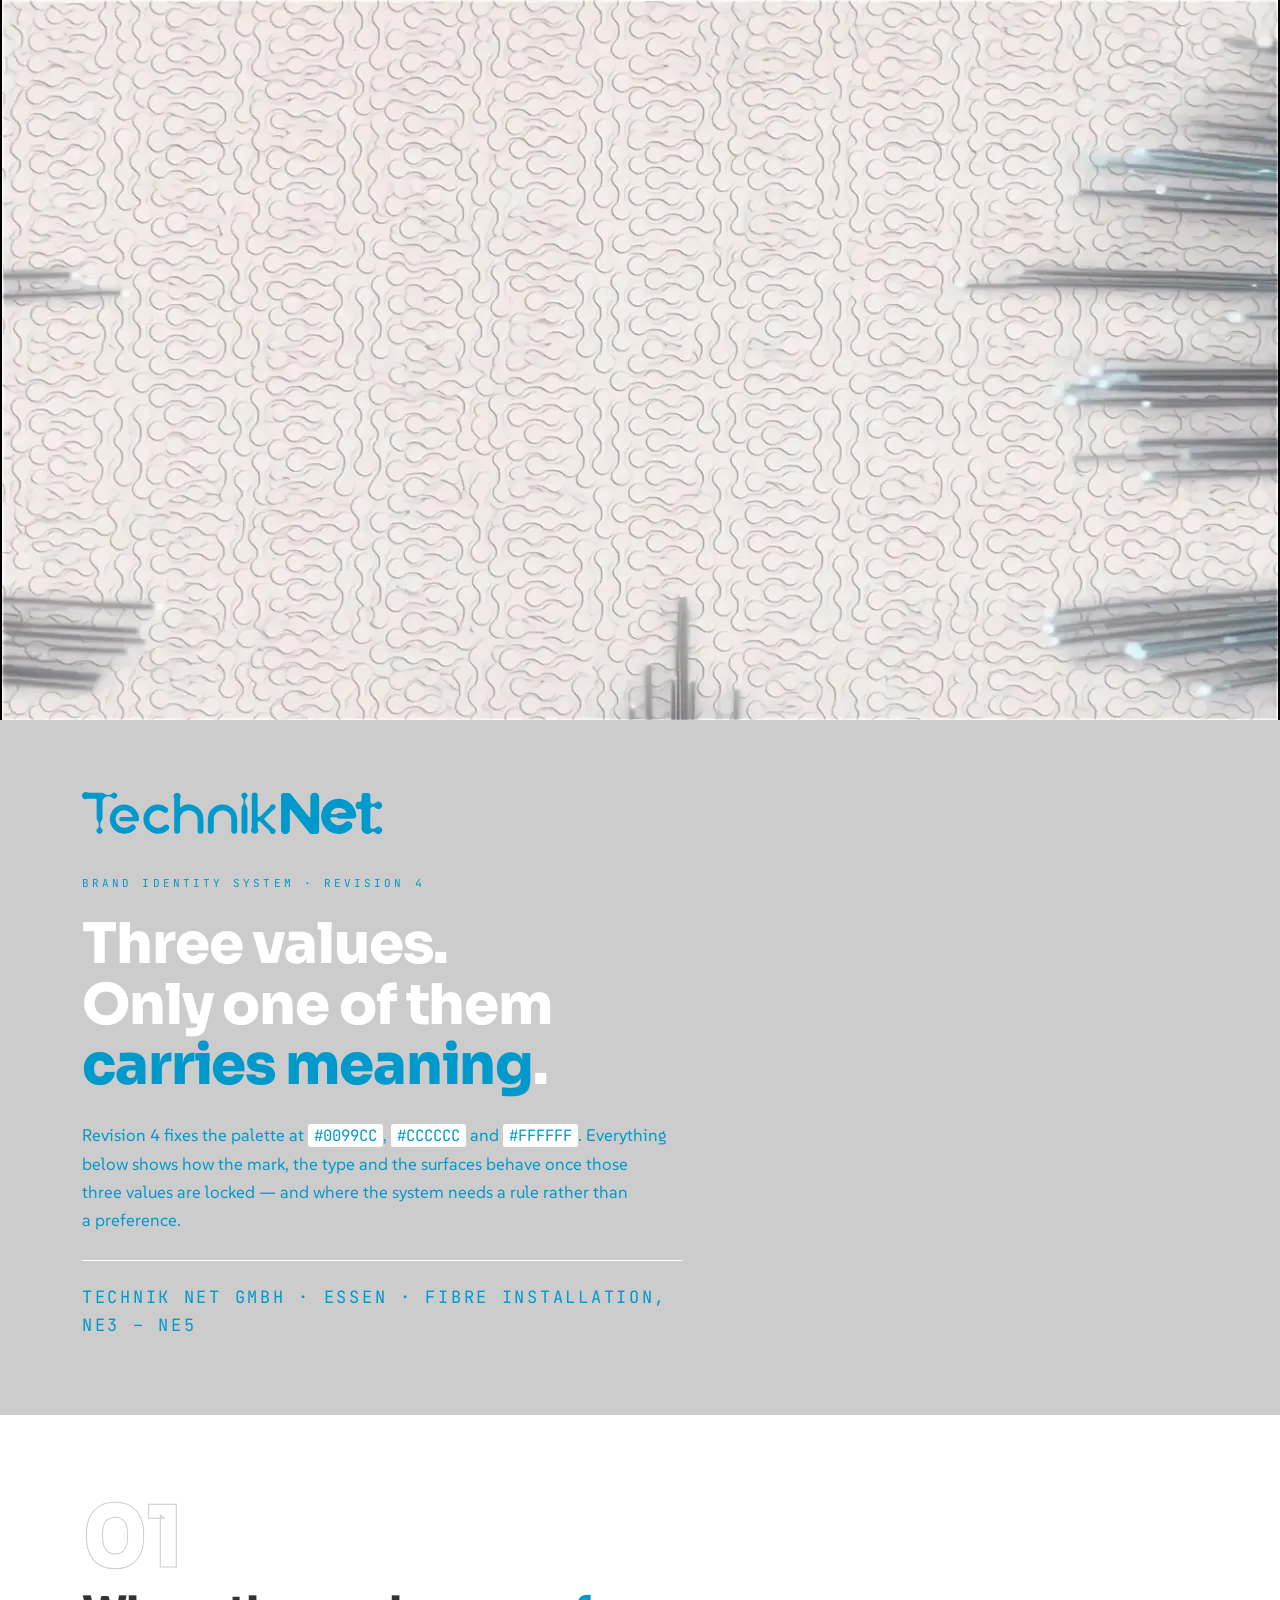
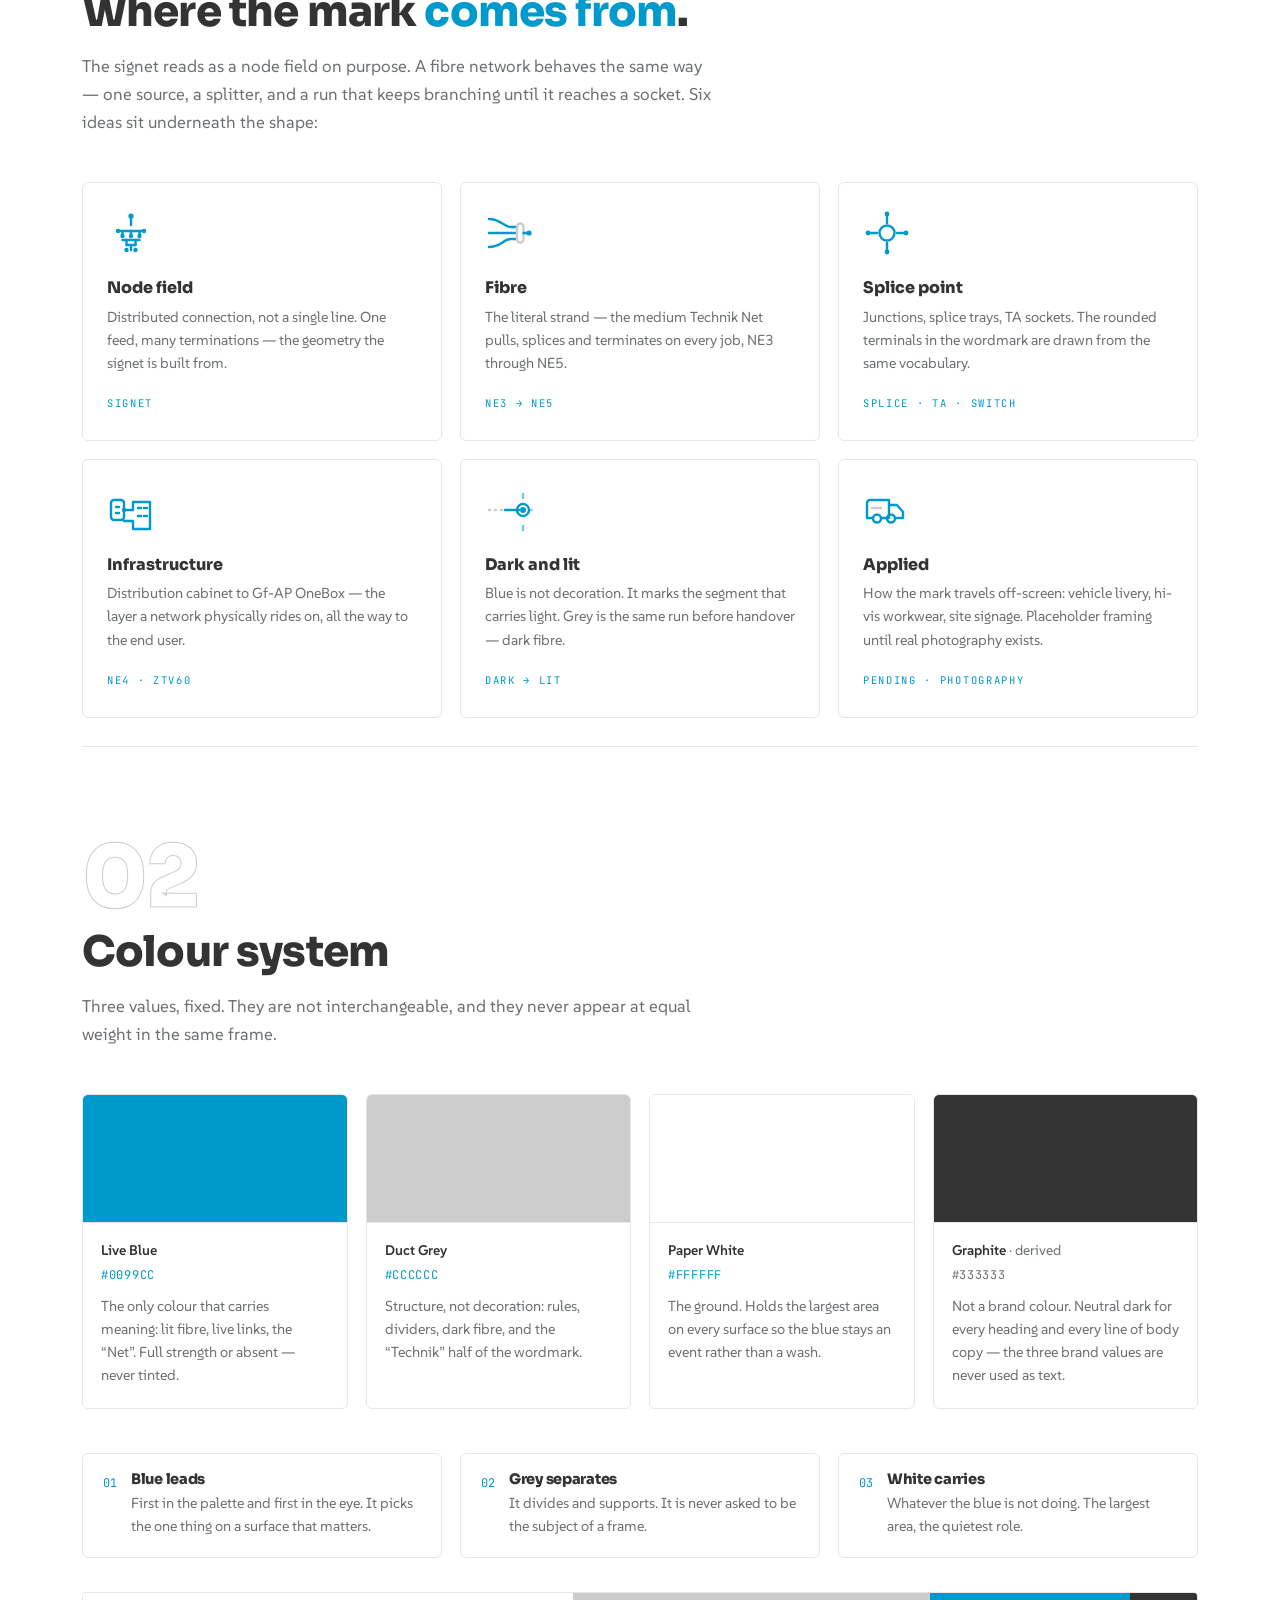
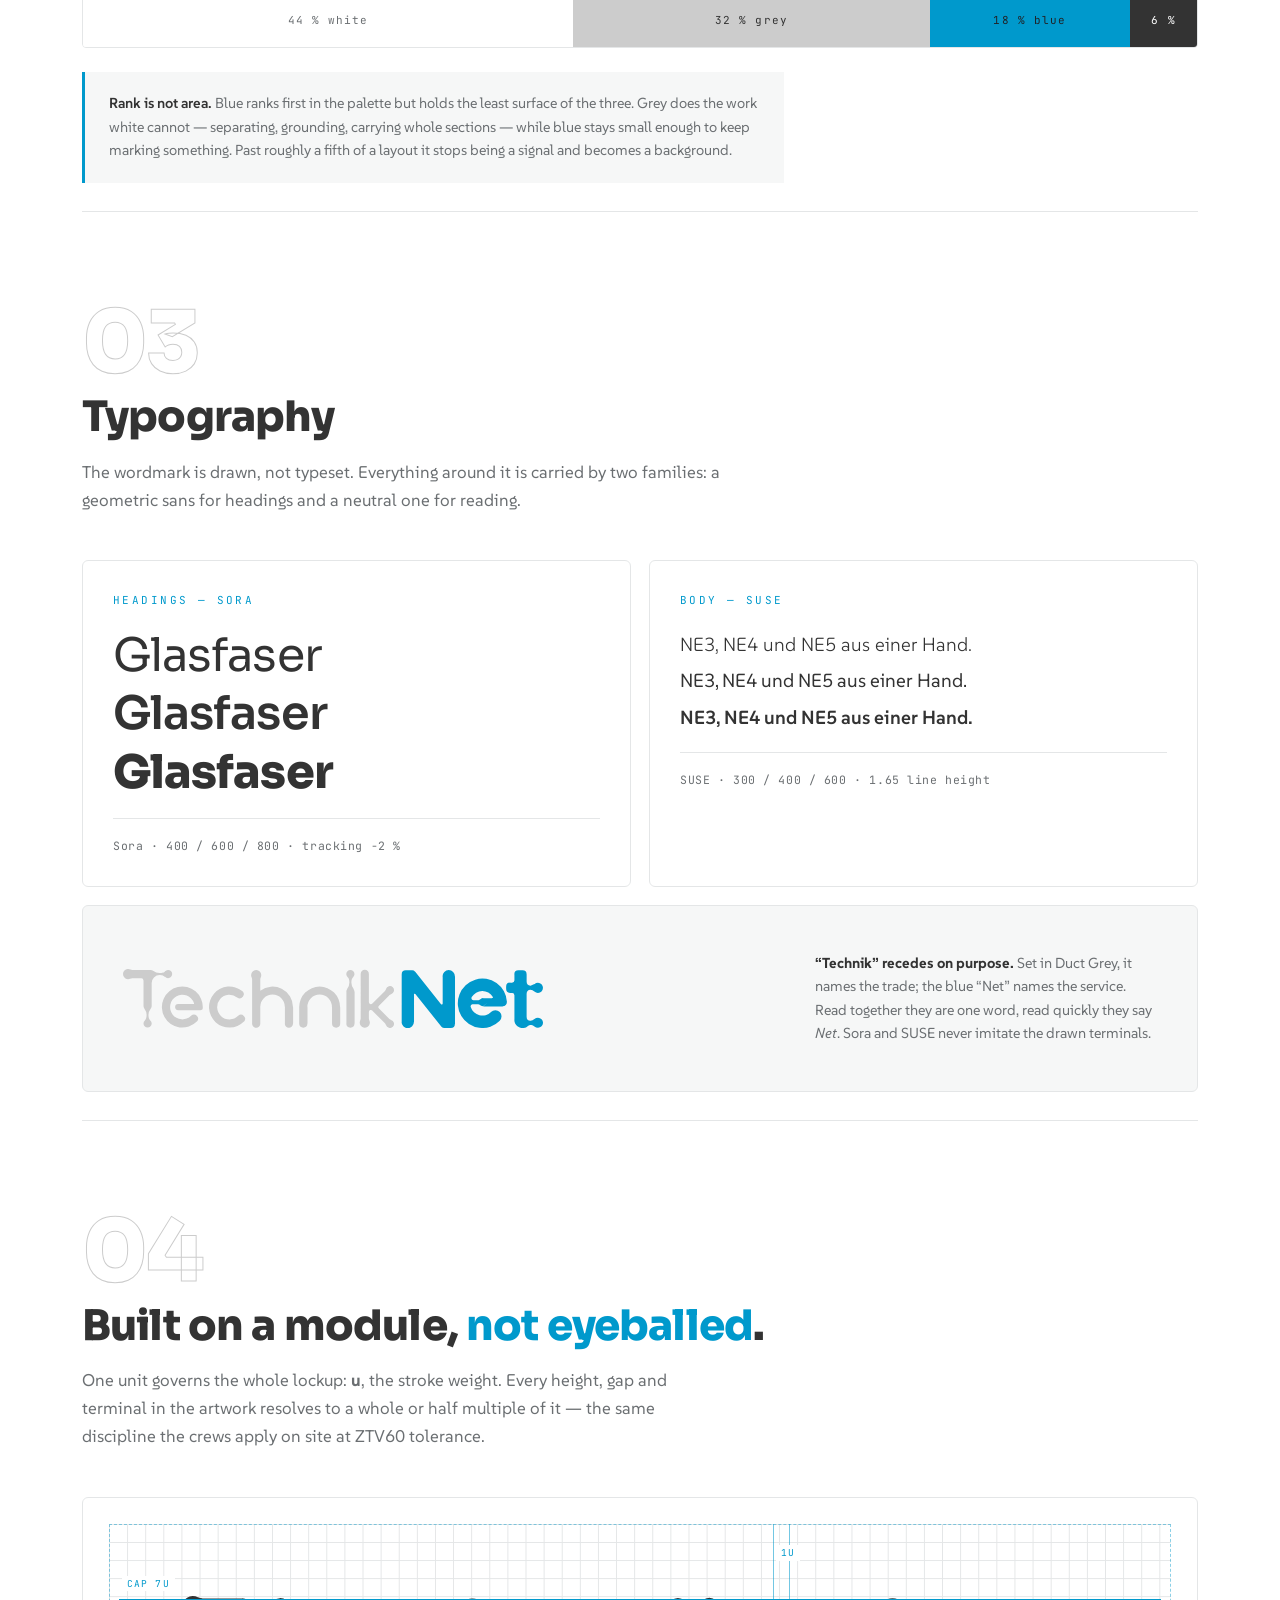
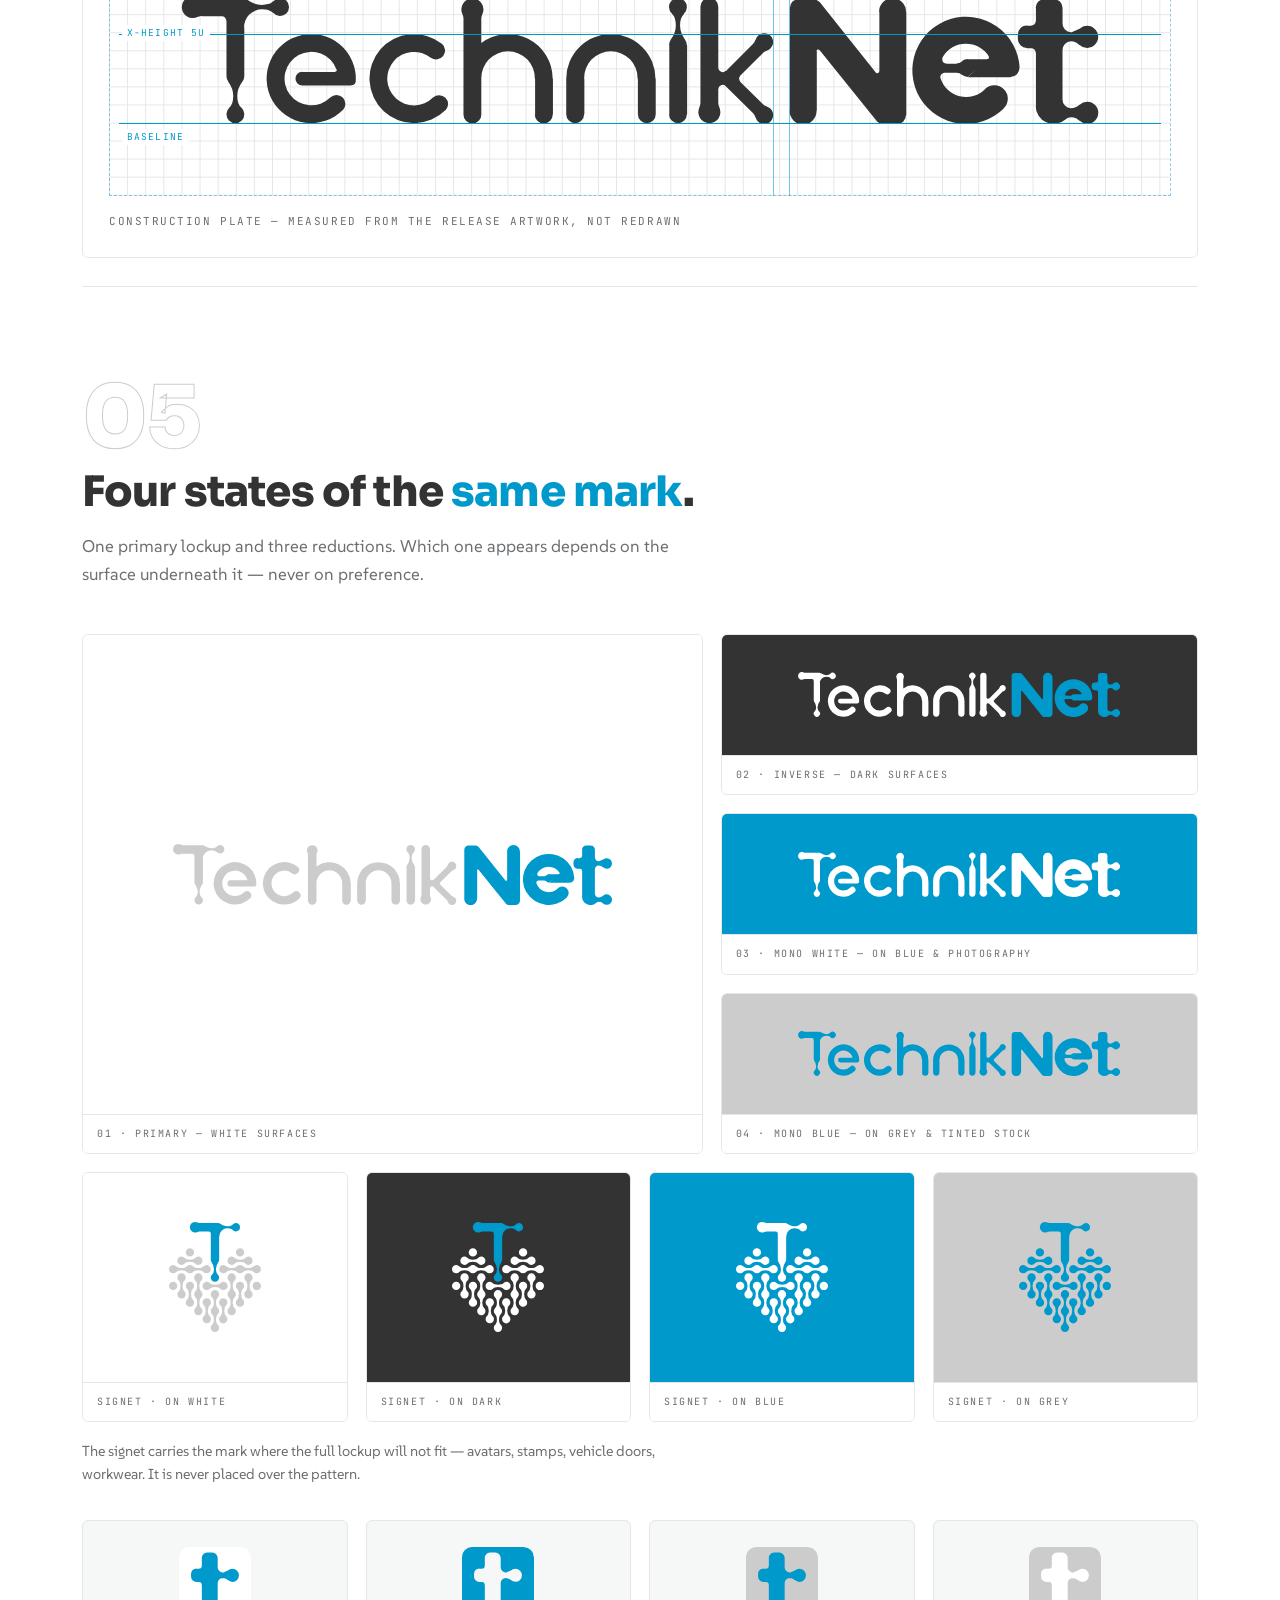
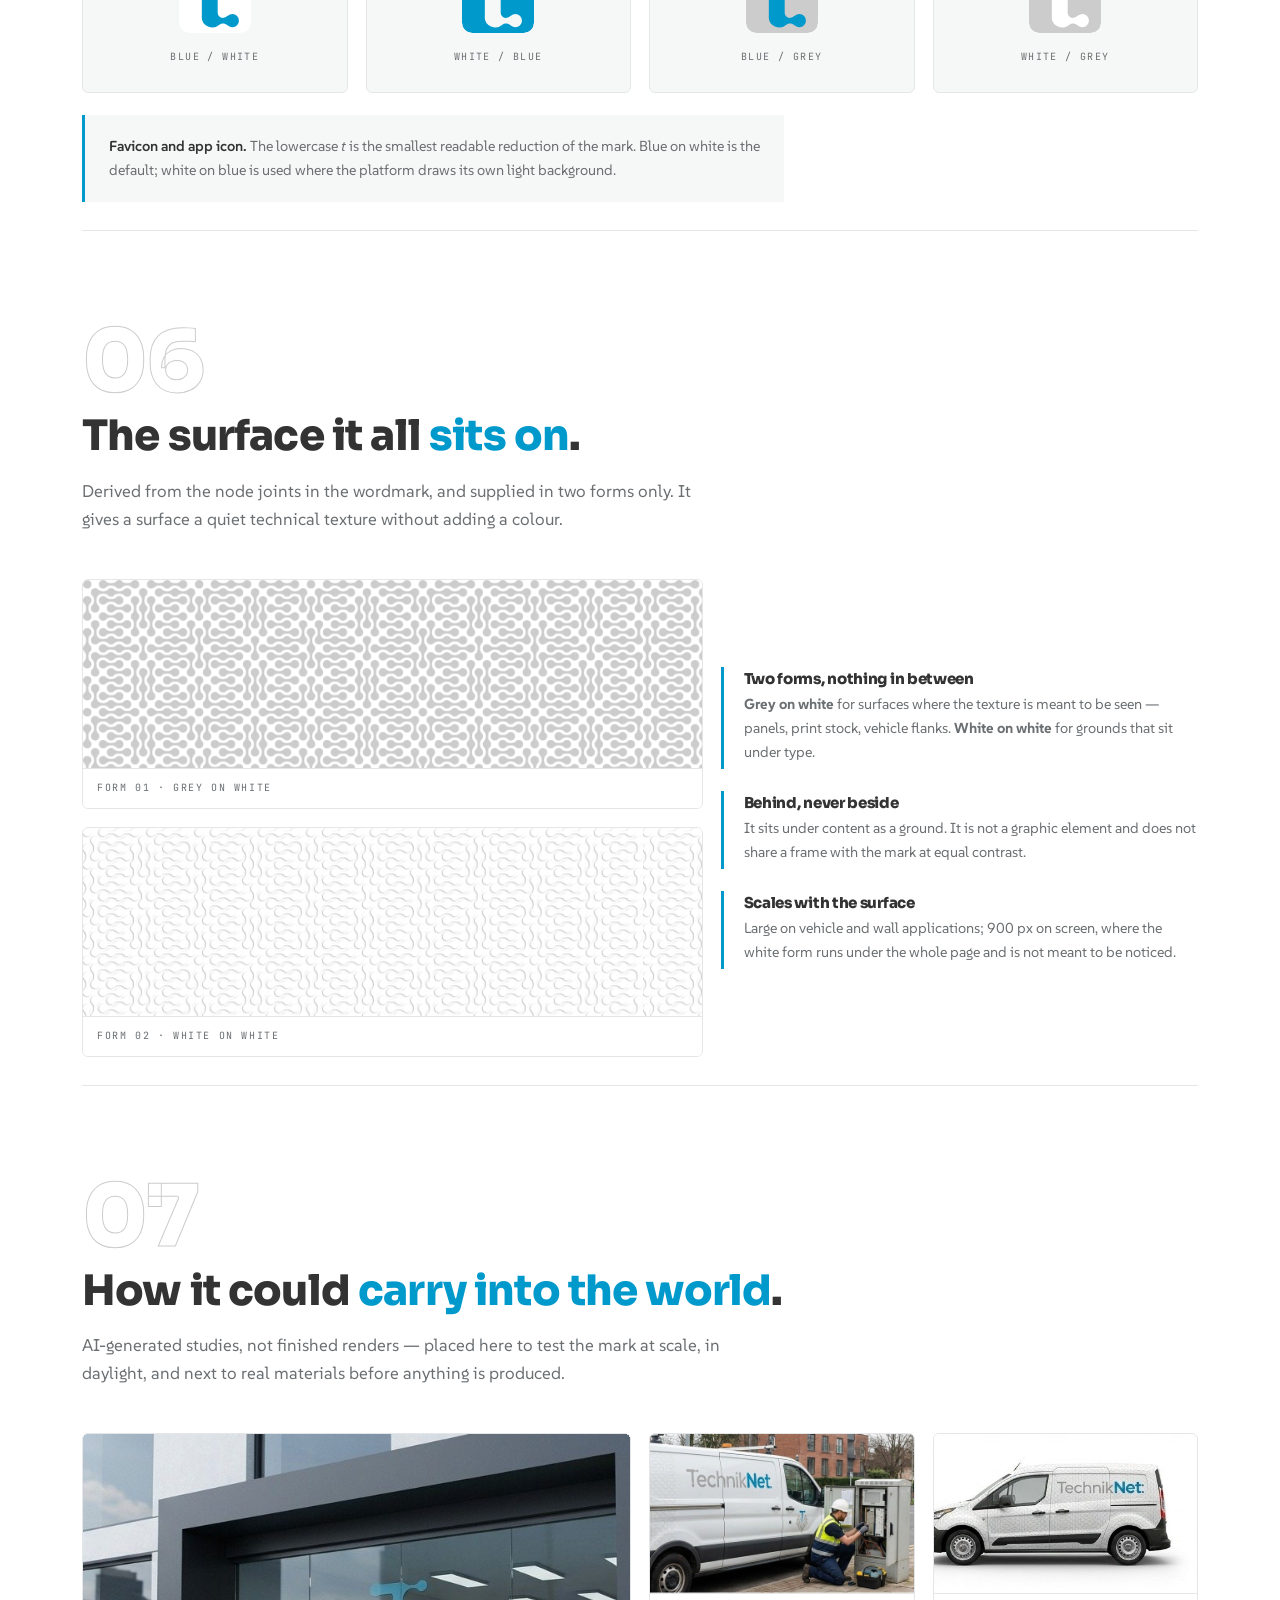
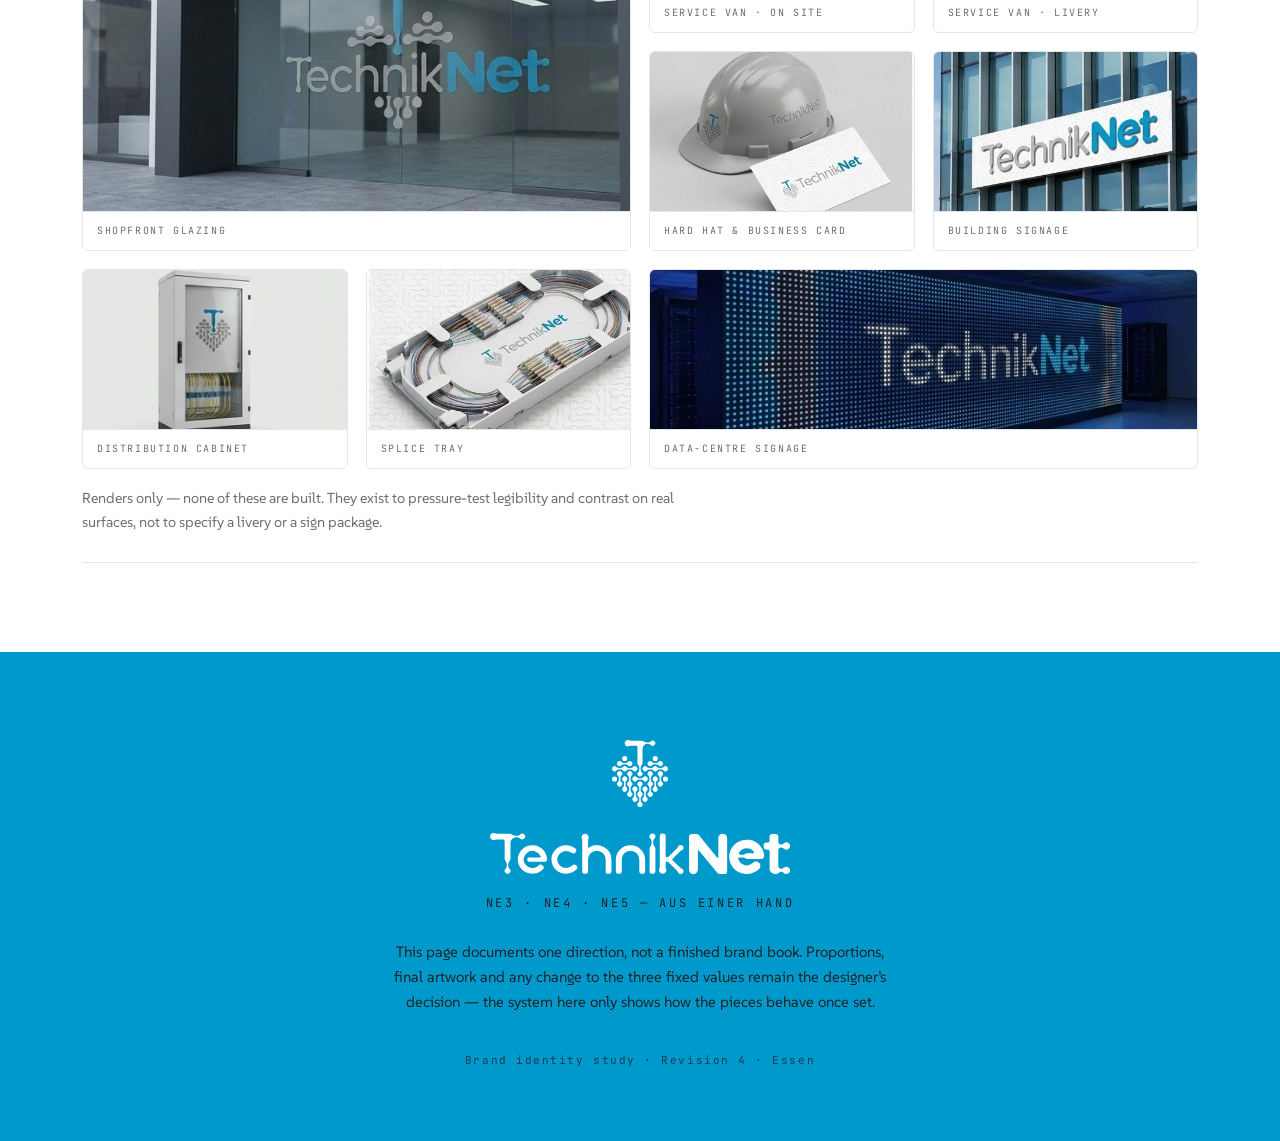
<file: technikLOGO/index.html>
<!DOCTYPE html>
<html lang="en">
<head>
<meta charset="utf-8">
<meta name="viewport" content="width=device-width, initial-scale=1">
<title>Technik Net GmbH — Brand Identity, Rev 4</title>
<meta name="description" content="Brand identity system for Technik Net GmbH, Essen — fibre installation contractor, NE3 to NE5.">
<link rel="icon" href="assets/icon-blue-on-white.svg" type="image/svg+xml">
<link rel="apple-touch-icon" href="assets/icon-white-on-blue.png">
<link rel="preconnect" href="https://fonts.googleapis.com">
<link rel="preconnect" href="https://fonts.gstatic.com" crossorigin>
<link href="https://fonts.googleapis.com/css2?family=Sora:wght@400..800&family=SUSE:wght@100..900&family=JetBrains+Mono:wght@400;500&display=swap" rel="stylesheet">
<style>
/* ============================================================
   TECHNIK NET — BRAND IDENTITY SYSTEM PAGE · REV 4
   ------------------------------------------------------------
   BRAND VALUES (client-locked — do not change without approval)
     --blue   #0099CC
     --grey   #CCCCCC
     --white  #FFFFFF

   DERIVED VALUES (not brand colours — text/UI only, same hue
   family as --blue). Swap any of these on one line.
     --ink, --ink-soft, --hairline, --tint, --night, --blue-press
   ============================================================ */
:root{
  /* --- brand --- */
  --blue:#0099cc;
  --grey:#cccccc;
  --white:#ffffff;

  /* --- derived --- */
  --ink:#333333;          /* headings and body copy                */
  --ink-soft:#6b6f72;     /* secondary copy                        */
  --ink-deep:#1f2429;     /* body copy on blue only (contrast)     */
  --hairline:#e4e6e7;     /* 1 px rules — tint of --grey on white  */
  --tint:#f6f7f7;         /* faint card ground                     */
  --night:#333333;        /* dark surfaces — same value as Graphite */
  --blue-press:#0086b5;   /* hover + pressed state of --blue       */

  --shell:1180px;
  --u:15.386;             /* logo construction module, in viewBox units */
}
*{box-sizing:border-box}
html{scroll-behavior:smooth}
body{
  margin:0;background:var(--white);color:var(--ink);
  font-family:'SUSE',system-ui,-apple-system,'Segoe UI',sans-serif;
  font-size:17px;line-height:1.65;-webkit-font-smoothing:antialiased;
  overflow-x:hidden;
}
/* ambient tone-on-tone ground — must stay near-invisible */
body::before{
  content:'';position:fixed;inset:0;z-index:-2;pointer-events:none;
  background:url('assets/pattern-white.webp') repeat;
  background-size:900px auto;opacity:.25;
}
h1,h2,h3,.node-index,.sample-sora{
  font-family:'Sora',system-ui,sans-serif;font-weight:800;
  letter-spacing:-.02em;line-height:1.08;margin:0
}
.mono,.node-eyebrow,.scroll-text,.swatch-hex,.tag,.caption,.plate-label,
.type-label,.type-meta,figcaption,.band-meta,.rank-n{
  font-family:'JetBrains Mono',ui-monospace,monospace;font-weight:400
}
p,figure,dl,dd{margin:0}
p,.note,.concept p,.swatch-role,.rank-item p,.type-wordmark .tw-note,
.pattern-fact p,.section-lede,.row-note{text-wrap:balance;text-wrap:pretty}
img,svg{display:block;max-width:100%}
::selection{background:var(--blue);color:var(--white)}
:focus-visible{outline:2px solid var(--blue);outline-offset:3px;border-radius:2px}

.shell{max-width:var(--shell);margin:0 auto;padding:0 32px;width:100%}

/* ============ HERO ============ */
.hero{position:relative;background:var(--white)}
.hero-video-wrap{
  position:relative;width:100%;isolation:isolate;
  background:var(--white);
}
.hero-video-wrap video{width:100%;height:auto;display:block}

.scroll-cue{
  position:absolute;left:50%;bottom:26px;transform:translateX(-50%);z-index:2;
  display:flex;flex-direction:column;align-items:center;gap:12px;
  opacity:0;pointer-events:none;transition:opacity .8s ease;
}
.scroll-cue.show{opacity:1}
.mouse{
  width:26px;height:42px;border:2px solid var(--ink);border-radius:14px;
  position:relative;animation:cueNudge 2.6s ease-in-out infinite;
  background:transparent;padding:0;cursor:pointer;pointer-events:none;
  -webkit-tap-highlight-color:transparent;
  transition:border-color .2s ease,transform .2s ease
}
.scroll-cue.show .mouse{pointer-events:auto}
.mouse:hover{border-color:var(--blue)}
.mouse:active{transform:scale(.92)}
.mouse:focus-visible{outline:2px solid var(--blue);outline-offset:4px}
.mouse::after{
  content:'';position:absolute;left:50%;top:8px;width:4px;height:8px;margin-left:-2px;
  border-radius:2px;background:var(--ink);
  animation:cueBall 2.6s cubic-bezier(.65,-.55,.25,1.5) infinite;
  transition:background .2s ease
}
.mouse:hover::after{background:var(--blue)}
.scroll-text{font-size:11px;letter-spacing:.24em;text-transform:uppercase;color:var(--ink-soft)}
@keyframes cueBall{0%,20%{transform:translateY(0);opacity:1}
  60%{transform:translateY(16px);opacity:0}61%,100%{transform:translateY(0);opacity:0}
  85%,100%{opacity:1}}
@keyframes cueNudge{0%,70%,100%{transform:translateY(0)}80%{transform:translateY(5px)}}

/* ============ STATEMENT BAND (grey) ============
   On Duct Grey, type is blue or white only — no Graphite.
   See the contrast note in section 02. */
.band{background:var(--grey);color:var(--blue);padding:72px 0 76px}
.band-eyebrow{
  font-family:'JetBrains Mono',monospace;font-size:11px;letter-spacing:.28em;
  text-transform:uppercase;color:var(--blue);display:block;margin-bottom:22px
}
.band h1{
  color:var(--white);font-size:clamp(31px,4.6vw,56px);max-width:15ch;
  text-wrap:balance
}
.band h1 em{font-style:normal;color:var(--blue)}
.band p{max-width:60ch;margin-top:26px;font-size:17px;color:var(--blue)}
.band p code{
  font-family:'JetBrains Mono',monospace;font-size:.92em;color:var(--blue);
  background:var(--white);padding:1px 6px;border-radius:3px
}
.band-meta{
  margin-top:40px;padding-top:22px;border-top:1px solid var(--white);
  font-size:11.5px;letter-spacing:.16em;text-transform:uppercase;color:var(--blue)
}
.band-lockup{width:min(300px,52%);margin-bottom:40px}

/* ============ SECTIONS ============ */
#timeline-container{position:relative;z-index:0}
.node-section{padding:80px 32px 8px}
.node-eyebrow{
  font-size:11px;letter-spacing:.28em;text-transform:uppercase;color:var(--ink-soft);
  display:block;margin-bottom:6px
}
.node-index{
  font-size:clamp(52px,7vw,86px);line-height:1;
  color:transparent;-webkit-text-stroke:1px var(--grey);
  margin-bottom:-4px;display:block;user-select:none
}
.node-section h2{font-size:clamp(27px,3.5vw,42px);margin-top:12px}
.node-section h2 em{font-style:normal;color:var(--blue)}
.section-lede{max-width:64ch;color:var(--ink-soft);margin-top:18px;font-size:17px}
.divider{height:1px;background:var(--hairline);margin:28px 0 0}

/* ---- 01 concepts ---- */
.concept-grid{display:grid;grid-template-columns:repeat(3,1fr);gap:18px;margin-top:46px}
.concept-grid>*{min-width:0}
.concept{
  background:var(--white);border:1px solid var(--hairline);border-radius:6px;
  padding:26px 24px 28px;display:flex;flex-direction:column;
  transition:border-color .25s ease,transform .25s ease,box-shadow .25s ease
}
.concept:hover{border-color:var(--blue);transform:translateY(-3px);box-shadow:0 10px 28px -18px rgba(10,39,51,.5)}
.concept-icon{height:48px;margin-bottom:22px}
.concept-icon img{height:48px;width:48px}
.concept h3{font-size:16px;color:var(--ink);margin-bottom:9px;letter-spacing:0}
.concept p{font-size:14.5px;color:var(--ink-soft);line-height:1.6}
.concept .tag{
  margin-top:auto;padding-top:20px;font-size:10.5px;letter-spacing:.16em;
  text-transform:uppercase;color:var(--blue)
}

/* ---- 02 colour ---- */
.swatch-grid{display:grid;grid-template-columns:repeat(4,1fr);gap:18px;margin-top:46px}
.swatch-grid>*{min-width:0}
.swatch{border:1px solid var(--hairline);border-radius:6px;overflow:hidden;background:var(--white)}
.swatch-chip{height:128px;border-bottom:1px solid var(--hairline)}
.swatch-body{padding:16px 18px 20px}
.swatch-name{font-size:14px;font-weight:600;margin-bottom:4px}
.swatch-hex{font-size:12px;color:var(--blue);letter-spacing:.06em}
.swatch-role{font-size:14.5px;color:var(--ink-soft);margin-top:9px;line-height:1.6}
.swatch.is-derived .swatch-hex{color:var(--ink-soft)}

.rank{display:grid;grid-template-columns:repeat(3,1fr);gap:18px;margin-top:44px}
.rank-item{display:flex;gap:14px;align-items:flex-start;padding:18px 20px;border:1px solid var(--hairline);border-radius:6px}
.rank-n{font-size:12px;color:var(--blue);padding-top:2px}
.rank-item h3{font-size:14.5px;margin-bottom:5px}
.rank-item p{font-size:14.5px;color:var(--ink-soft);line-height:1.6}

.hierarchy{margin-top:34px}
.hierarchy-bar{display:flex;height:56px;border-radius:4px;overflow:hidden;border:1px solid var(--hairline)}
.hierarchy-bar span{
  display:flex;align-items:center;justify-content:center;
  font-family:'JetBrains Mono',monospace;font-size:11px;letter-spacing:.1em
}
.note{
  margin-top:24px;padding:20px 24px;border-left:3px solid var(--blue);
  background:var(--tint);color:var(--ink-soft);font-size:14.5px;max-width:78ch
}
.note strong{color:var(--ink);font-weight:600}
.note + .note{margin-top:12px;border-left-color:var(--grey)}

/* ---- 03 type ---- */
.type-grid{display:grid;grid-template-columns:1fr 1fr;gap:18px;margin-top:46px}
.type-grid>*{min-width:0}
.type-card{background:var(--white);border:1px solid var(--hairline);border-radius:6px;padding:30px}
.type-label{font-size:11px;letter-spacing:.22em;text-transform:uppercase;color:var(--blue);margin-bottom:20px}
.sample-sora{font-size:clamp(32px,4.4vw,46px);line-height:1.14;margin-bottom:6px;color:var(--ink)}
.sample-sora.w400{font-weight:400}.sample-sora.w600{font-weight:600}.sample-sora.w800{font-weight:800}
.sample-suse{font-size:19px;line-height:1.6;margin-bottom:6px}
.sample-suse.w300{font-weight:300}.sample-suse.w400{font-weight:400}.sample-suse.w600{font-weight:600}
.type-meta{margin-top:20px;padding-top:18px;border-top:1px solid var(--hairline);
  font-size:11.5px;color:var(--ink-soft);letter-spacing:.05em}
.type-wordmark{
  grid-column:1 / -1;background:var(--tint);border:1px solid var(--hairline);border-radius:6px;
  padding:46px 40px;display:flex;align-items:center;justify-content:space-between;gap:40px;flex-wrap:wrap
}
.type-wordmark img{width:min(420px,54%)}
.type-wordmark .tw-note{max-width:38ch;color:var(--ink-soft);font-size:14.5px;line-height:1.6}
.type-wordmark .tw-note strong{color:var(--ink)}

/* ---- 04 construction plate ---- */
.plate{margin:46px 0 0;border:1px solid var(--hairline);border-radius:6px;background:var(--white);padding:26px}
.plate-stage{
  position:relative;width:100%;aspect-ratio:58.6 / 15.06;
  background-color:var(--white);
  background-image:
    linear-gradient(to right,var(--hairline) 1px,transparent 1px),
    linear-gradient(to bottom,var(--hairline) 1px,transparent 1px);
  background-size:calc(100% / 58.6) calc(100% / 15.06);
}
.plate-clear{
  position:absolute;left:0;top:0;right:0;bottom:0;
  border:1px dashed var(--blue);opacity:.45
}
.plate-mark{position:absolute;left:6.826%;top:26.56%;width:86.35%;height:46.88%}
.plate-mark img{width:100%;height:100%}
.plate-mark .g{position:absolute;pointer-events:none}
.plate-mark .g-h{left:-6.8%;right:-6.8%;height:1px;background:var(--blue)}
.plate-mark .g-v{top:-56%;bottom:-56%;width:1px;background:var(--blue);opacity:.55}
.g-cap{top:2%}.g-x{top:29.6%}.g-base{top:99.4%}
.g-split-a{left:64.5%}.g-split-b{left:66.3%}
.plate-label{
  position:absolute;font-size:9.5px;letter-spacing:.12em;text-transform:uppercase;
  color:var(--blue);background:var(--white);padding:0 5px;white-space:nowrap
}
.plate-facts{display:grid;grid-template-columns:repeat(4,1fr);gap:18px;margin-top:34px}
.plate-facts>*{min-width:0}
.fact{border-top:2px solid var(--blue);padding-top:14px}
.fact dt{font-family:'JetBrains Mono',monospace;font-size:10.5px;letter-spacing:.16em;
  text-transform:uppercase;color:var(--ink-soft);margin-bottom:6px}
.fact dd{margin:0;font-family:'Sora',sans-serif;font-weight:800;font-size:22px;color:var(--ink)}
.fact dd small{font-family:'SUSE',sans-serif;font-weight:400;font-size:13px;color:var(--ink-soft);display:block;margin-top:4px}
figcaption:not(.spec-cap){margin-top:16px;font-size:11px;letter-spacing:.14em;text-transform:uppercase;color:var(--ink-soft)}

/* ---- 05 applications ---- */
.app-grid{display:flex;gap:18px;margin-top:46px;align-items:stretch}
.app-main{width:calc((100% - 18px) * 1.3 / 2.3);display:flex}
.app-side{flex:1;display:flex;flex-direction:column;gap:18px}
/* Every specimen is a coloured stage with its label on white underneath —
   no type is ever set on top of a blue, grey or dark ground. */
.spec-card{
  display:flex;flex-direction:column;background:var(--white);
  border:1px solid var(--hairline);border-radius:6px;overflow:hidden
}
.app-main .spec-card{height:520px;width:100%}
.app-side .spec-card{flex:1}
.spec-stage{
  flex:1;min-height:0;display:flex;align-items:center;justify-content:center;padding:26px
}
.spec-stage img{max-width:76%;max-height:100%;width:auto;height:auto}
.app-main .spec-stage{padding:48px}
.app-main .spec-stage img{max-width:84%}
.stage-white{background:var(--white)}
.stage-night{background:var(--night)}
.stage-blue{background:var(--blue)}
.stage-grey{background:var(--grey)}
.spec-cap{
  padding:11px 14px;border-top:1px solid var(--hairline);background:var(--white);
  font-family:'JetBrains Mono',monospace;font-size:10px;letter-spacing:.16em;
  text-transform:uppercase;color:var(--ink-soft)
}
.signet-row{display:grid;grid-template-columns:repeat(4,1fr);gap:18px;margin-top:18px}
.signet-row>*{min-width:0}
.signet-row .spec-card{min-height:250px}
.signet-row .spec-stage img{max-width:none;height:110px}
.row-note{margin-top:18px;font-size:14.5px;color:var(--ink-soft);line-height:1.6;max-width:70ch}
.icon-row{display:grid;grid-template-columns:repeat(4,1fr);gap:18px;margin-top:34px}
.icon-row>*{min-width:0}
.icon-cell{
  border:1px solid var(--hairline);border-radius:6px;padding:26px;
  display:flex;flex-direction:column;align-items:center;gap:16px;background:var(--tint)
}
.icon-cell img{width:72px;height:auto;border-radius:10px}
.icon-cell span{font-family:'JetBrains Mono',monospace;font-size:10px;letter-spacing:.14em;
  text-transform:uppercase;color:var(--ink-soft);text-align:center}

/* ---- 06 pattern ---- */
.pattern-row{display:flex;gap:18px;align-items:stretch;margin-top:46px}
.pattern-wrap{
  width:calc((100% - 18px) * 1.3 / 2.3);display:flex;flex-direction:column;gap:18px
}
.pattern-wrap .spec-card{flex:1;min-height:230px}
.pattern-wrap .spec-stage{padding:0}
.spec-fill{width:100%;height:100%;align-self:stretch}
.fill-grey{background:url('assets/pattern-grey.webp') repeat;background-size:560px auto}
.fill-white{background:url('assets/pattern-white.webp') repeat;background-size:560px auto}
.pattern-side{flex:1;display:flex;flex-direction:column;justify-content:center;gap:22px}
.pattern-fact{border-left:3px solid var(--blue);padding:4px 0 4px 20px}
.pattern-fact h3{font-size:15px;margin-bottom:6px}
.pattern-fact p{font-size:14.5px;color:var(--ink-soft)}

/* ---- 07 mockups ---- */
.mockup-grid{
  display:grid;grid-template-columns:repeat(4,1fr);grid-auto-rows:200px;
  gap:18px;margin-top:46px
}
.mockup-grid>*{min-width:0}
.mockup-card{
  position:relative;border:1px solid var(--hairline);border-radius:6px;overflow:hidden;
  background:var(--tint);display:flex;flex-direction:column
}
.mockup-card img{flex:1;min-height:0;width:100%;height:100%;object-fit:cover}
.mockup-card.span-2{grid-column:span 2;grid-row:span 2}
.mockup-card.span-wide{grid-column:span 2}

/* ============ FIBRE TRACK (signature) ============
   Grey = dark fibre. Blue = lit. The run fills as you scroll. */
.fiber-track{position:absolute;top:0;width:3px;z-index:-1}
.fiber-bg-line{position:absolute;top:0;left:0;width:3px;height:100%;background:var(--hairline)}
#verticalLine{
  position:absolute;top:0;left:0;width:3px;height:0;
  background-image:linear-gradient(to bottom,var(--grey),var(--blue));
  background-repeat:no-repeat;background-position:top left;
  box-shadow:0 0 14px 1px rgba(0,153,204,.32);
}
.fiber-node{
  position:absolute;left:-11.5px;width:26px;height:26px;border-radius:50%;
  border:5px solid var(--white);background:var(--hairline);
  transform:scale(.6);opacity:.4;
  transition:transform .45s cubic-bezier(.2,.9,.3,1.4),opacity .45s ease,background .45s ease,box-shadow .45s ease
}
.fiber-node.is-on{transform:scale(1);opacity:1}
.fiber-final-node{
  position:absolute;left:-13.5px;width:30px;height:30px;border-radius:50%;
  border:5px solid var(--white);background:var(--blue);
  transform:scale(0);opacity:0;transition:transform .5s cubic-bezier(.2,.9,.3,1.4),opacity .4s ease
}
.fiber-final-node.is-on{transform:scale(1);opacity:1;box-shadow:0 0 18px 3px rgba(0,153,204,.5)}
.fiber-final-bar{
  position:absolute;right:0;height:5px;width:0;
  background-image:linear-gradient(to left,var(--blue),rgba(0,153,204,.15));
  transition:width .8s cubic-bezier(.4,0,.2,1);transition-delay:.4s
}
.timeline-end{height:1px}
@media (max-width:1320px){.fiber-track{display:none}}

/* ============ FOOTER ============ */
footer{background:var(--blue);color:var(--ink-deep);padding:88px 0 72px;text-align:center;margin-top:80px}
footer .f-signet{width:56px;margin:0 auto 26px}
footer .f-lockup{width:min(300px,72%);margin:0 auto 20px}
footer .f-tag{
  font-family:'JetBrains Mono',monospace;font-size:12px;letter-spacing:.22em;
  text-transform:uppercase;color:var(--ink-deep);margin-bottom:26px
}
footer p{color:var(--ink-deep);font-size:15px;max-width:56ch;margin:0 auto}
footer .f-meta{
  margin-top:36px;font-family:'JetBrains Mono',monospace;font-size:11px;
  letter-spacing:.14em;color:rgba(31,36,41,.78)
}

/* ============ SCROLL TO TOP ============ */
#scrollTop{
  position:fixed;right:28px;bottom:28px;z-index:60;width:46px;height:46px;border-radius:50%;
  border:1px solid var(--blue);background:rgba(255,255,255,.9);
  backdrop-filter:blur(6px);-webkit-backdrop-filter:blur(6px);
  color:var(--blue);cursor:pointer;display:flex;align-items:center;justify-content:center;
  opacity:0;visibility:hidden;transform:translateY(10px);padding:0;
  transition:opacity .3s ease,transform .3s ease,visibility .3s ease,background .25s ease,color .25s ease;
}
#scrollTop.show{opacity:1;visibility:visible;transform:translateY(0)}
#scrollTop:hover{background:var(--blue);color:var(--white)}
#scrollTop svg{width:18px;height:18px;display:block;max-width:none}

/* ============ RESPONSIVE ============ */
@media (max-width:1000px){
  .concept-grid,.swatch-grid,.plate-facts,.icon-row{grid-template-columns:repeat(2,1fr)}
  .rank{grid-template-columns:1fr}
  .app-grid,.pattern-row{flex-direction:column}
  .app-main{width:100%}
  .app-main .spec-card{height:auto;min-height:360px}
  .app-side{flex-direction:row}
  .app-side .spec-card{min-height:220px}
  .signet-row,.icon-row{grid-template-columns:repeat(2,1fr)}
  .pattern-wrap{width:100%}
  .mockup-grid{grid-template-columns:repeat(2,1fr)}
}
@media (max-width:720px){
  body{font-size:16px}
  .band{padding:48px 0 52px}
  .node-section{padding:52px 24px 6px}
  .concept-grid,.swatch-grid,.type-grid,.plate-facts,.icon-row{grid-template-columns:1fr}
  .app-side{flex-direction:column}
  .type-wordmark{padding:30px 24px;flex-direction:column;align-items:flex-start}
  .type-wordmark img{width:88%}
  .plate{padding:16px}
  .plate-label{display:none}
  .scroll-cue{display:none}
  body::before{background-size:520px auto}
  .mockup-grid{grid-template-columns:1fr;grid-auto-rows:220px}
  .mockup-card.span-2,.mockup-card.span-wide{grid-column:span 1;grid-row:span 1}
  footer{padding:64px 0 56px}
}
@media (prefers-reduced-motion:reduce){
  html{scroll-behavior:auto}
  *,*::before,*::after{animation-duration:.001ms !important;animation-iteration-count:1 !important;transition-duration:.001ms !important}
}
</style>
</head>
<body>

<!-- ===================== HERO ===================== -->
<header class="hero">
  <div class="hero-video-wrap">
    <video autoplay muted loop playsinline preload="auto" poster="assets/hero-poster.webp"
           aria-label="Technik Net brand film">
      <source src="assets/hero-reveal.mp4" type="video/mp4">
    </video>
    <div class="scroll-cue">
      <button type="button" class="mouse" aria-label="Scroll down"></button>
      <p class="scroll-text">Scroll</p>
    </div>
  </div>
</header>

<!-- ===================== STATEMENT BAND ===================== -->
<section class="band">
  <div class="shell">
    <img class="band-lockup" src="assets/logo-mono-blue.svg" alt="Technik Net GmbH">
    <span class="band-eyebrow">Brand identity system · Revision 4</span>
    <h1>Three values. Only one of them <em>carries meaning</em>.</h1>
    <p>
      Revision 4 fixes the palette at <code>#0099CC</code>, <code>#CCCCCC</code> and
      <code>#FFFFFF</code>. Everything below shows how the mark, the type and the
      surfaces behave once those three values are locked — and where the system
      needs a rule rather than a preference.
    </p>
    <p class="band-meta">Technik Net GmbH · Essen · Fibre installation, NE3 – NE5</p>
  </div>
</section>

<div id="timeline-container">
  <div class="fiber-track" aria-hidden="true">
    <div class="fiber-bg-line"></div>
    <div id="verticalLine"></div>
    <div class="fiber-node"></div>
    <div class="fiber-node"></div>
    <div class="fiber-node"></div>
    <div class="fiber-node"></div>
    <div class="fiber-node"></div>
    <div class="fiber-node"></div>
    <div class="fiber-final-bar"></div>
    <div class="fiber-final-node"></div>
  </div>

  <!-- ============ 01 FOUNDATION ============ -->
  <section class="node-section shell" id="sec-1">
    <span class="node-index">01</span>
    <h2>Where the mark <em>comes from</em>.</h2>
    <p class="section-lede">
      The signet reads as a node field on purpose. A fibre network behaves the same way —
      one source, a splitter, and a run that keeps branching until it reaches a socket.
      Six ideas sit underneath the shape:
    </p>

    <div class="concept-grid">
      <article class="concept">
        <div class="concept-icon"><img src="assets/icon-field.svg" alt="" width="48" height="48"></div>
        <h3>Node field</h3>
        <p>Distributed connection, not a single line. One feed, many terminations —
           the geometry the signet is built from.</p>
        <p class="tag">Signet</p>
      </article>

      <article class="concept">
        <div class="concept-icon"><img src="assets/icon-fibre.svg" alt="" width="48" height="48"></div>
        <h3>Fibre</h3>
        <p>The literal strand — the medium Technik Net pulls, splices and terminates
           on every job, NE3 through NE5.</p>
        <p class="tag">NE3 → NE5</p>
      </article>

      <article class="concept">
        <div class="concept-icon"><img src="assets/icon-node.svg" alt="" width="48" height="48"></div>
        <h3>Splice point</h3>
        <p>Junctions, splice trays, TA sockets. The rounded terminals in the wordmark
           are drawn from the same vocabulary.</p>
        <p class="tag">Splice · TA · Switch</p>
      </article>

      <article class="concept">
        <div class="concept-icon"><img src="assets/icon-infra.svg" alt="" width="48" height="48"></div>
        <h3>Infrastructure</h3>
        <p>Distribution cabinet to Gf-AP OneBox — the layer a network physically
           rides on, all the way to the end user.</p>
        <p class="tag">NE4 · ZTV60</p>
      </article>

      <article class="concept">
        <div class="concept-icon"><img src="assets/icon-lit.svg" alt="" width="48" height="48"></div>
        <h3>Dark and lit</h3>
        <p>Blue is not decoration. It marks the segment that carries light.
           Grey is the same run before handover — dark fibre.</p>
        <p class="tag">Dark → lit</p>
      </article>

      <article class="concept">
        <div class="concept-icon"><img src="assets/icon-applied.svg" alt="" width="48" height="48"></div>
        <h3>Applied</h3>
        <p>How the mark travels off-screen: vehicle livery, hi-vis workwear, site
           signage. Placeholder framing until real photography exists.</p>
        <p class="tag">Pending · photography</p>
      </article>
    </div>
    <div class="divider"></div>
  </section>

  <!-- ============ 02 COLOUR ============ -->
  <section class="node-section shell" id="sec-2">
    <span class="node-index">02</span>
    <h2>Colour system</h2>
    <p class="section-lede">
      Three values, fixed. They are not interchangeable, and they never appear at
      equal weight in the same frame.
    </p>

    <div class="swatch-grid">
      <div class="swatch">
        <div class="swatch-chip" style="background:#0099cc"></div>
        <div class="swatch-body">
          <p class="swatch-name">Live Blue</p>
          <p class="swatch-hex">#0099CC</p>
          <p class="swatch-role">The only colour that carries meaning: lit fibre, live
             links, the “Net”. Full strength or absent — never tinted.</p>
        </div>
      </div>
      <div class="swatch">
        <div class="swatch-chip" style="background:#cccccc"></div>
        <div class="swatch-body">
          <p class="swatch-name">Duct Grey</p>
          <p class="swatch-hex">#CCCCCC</p>
          <p class="swatch-role">Structure, not decoration: rules, dividers, dark fibre,
             and the “Technik” half of the wordmark.</p>
        </div>
      </div>
      <div class="swatch">
        <div class="swatch-chip" style="background:#ffffff;border-bottom:1px solid var(--hairline)"></div>
        <div class="swatch-body">
          <p class="swatch-name">Paper White</p>
          <p class="swatch-hex">#FFFFFF</p>
          <p class="swatch-role">The ground. Holds the largest area on every surface so
             the blue stays an event rather than a wash.</p>
        </div>
      </div>
      <div class="swatch is-derived">
        <div class="swatch-chip" style="background:#333333"></div>
        <div class="swatch-body">
          <p class="swatch-name">Graphite <em style="font-style:normal;color:var(--ink-soft);font-weight:400">· derived</em></p>
          <p class="swatch-hex">#333333</p>
          <p class="swatch-role">Not a brand colour. Neutral dark for every heading and
             every line of body copy — the three brand values are never used as text.</p>
        </div>
      </div>
    </div>

    <div class="rank">
      <div class="rank-item">
        <span class="rank-n">01</span>
        <div><h3>Blue leads</h3><p>First in the palette and first in the eye. It picks the
          one thing on a surface that matters.</p></div>
      </div>
      <div class="rank-item">
        <span class="rank-n">02</span>
        <div><h3>Grey separates</h3><p>It divides and supports. It is never asked to be
          the subject of a frame.</p></div>
      </div>
      <div class="rank-item">
        <span class="rank-n">03</span>
        <div><h3>White carries</h3><p>Whatever the blue is not doing. The largest area,
          the quietest role.</p></div>
      </div>
    </div>

    <div class="hierarchy">
      <div class="hierarchy-bar" role="img" aria-label="Area split: white 44 percent, grey 32 percent, blue 18 percent, graphite 6 percent">
        <span style="background:#ffffff;flex:44;color:#6b6f72">44 % white</span>
        <span style="background:#cccccc;flex:32;color:#333333">32 % grey</span>
        <span style="background:#0099cc;flex:18;color:#1f2429">18 % blue</span>
        <span style="background:#333333;flex:6;color:#ffffff">6 %</span>
      </div>
      <div class="note">
        <strong>Rank is not area.</strong> Blue ranks first in the palette but holds the
        least surface of the three. Grey does the work white cannot — separating,
        grounding, carrying whole sections — while blue stays small enough to keep
        marking something. Past roughly a fifth of a layout it stops being a signal
        and becomes a background.
      </div>
    </div>
    <div class="divider"></div>
  </section>

  <!-- ============ 03 TYPOGRAPHY ============ -->
  <section class="node-section shell" id="sec-3">
    <span class="node-index">03</span>
    <h2>Typography</h2>
    <p class="section-lede">
      The wordmark is drawn, not typeset. Everything around it is carried by two
      families: a geometric sans for headings and a neutral one for reading.
    </p>

    <div class="type-grid">
      <div class="type-card">
        <p class="type-label">Headings — Sora</p>
        <p class="sample-sora w400">Glasfaser</p>
        <p class="sample-sora w600">Glasfaser</p>
        <p class="sample-sora w800">Glasfaser</p>
        <p class="type-meta">Sora · 400 / 600 / 800 · tracking −2 %</p>
      </div>
      <div class="type-card">
        <p class="type-label">Body — SUSE</p>
        <p class="sample-suse w300">NE3, NE4 und NE5 aus einer Hand.</p>
        <p class="sample-suse w400">NE3, NE4 und NE5 aus einer Hand.</p>
        <p class="sample-suse w600">NE3, NE4 und NE5 aus einer Hand.</p>
        <p class="type-meta">SUSE · 300 / 400 / 600 · 1.65 line height</p>
      </div>
      <div class="type-wordmark">
        <img src="assets/logo-primary.svg" alt="Technik Net primary lockup">
        <div class="tw-note">
          <p><strong>“Technik” recedes on purpose.</strong> Set in Duct Grey, it names the
          trade; the blue “Net” names the service. Read together they are one word, read
          quickly they say <em>Net</em>. Sora and SUSE never imitate the drawn terminals.</p>
        </div>
      </div>
    </div>
    <div class="divider"></div>
  </section>

  <!-- ============ 04 CONSTRUCTION ============ -->
  <section class="node-section shell" id="sec-4">
    <span class="node-index">04</span>
    <h2>Built on a module, <em>not eyeballed</em>.</h2>
    <p class="section-lede">
      One unit governs the whole lockup: <strong>u</strong>, the stroke weight. Every
      height, gap and terminal in the artwork resolves to a whole or half multiple of it —
      the same discipline the crews apply on site at ZTV60 tolerance.
    </p>

    <figure class="plate">
      <div class="plate-stage">
        <div class="plate-clear"></div>
        <div class="plate-mark">
          <img src="assets/logo-mono-ink.svg" alt="Technik Net wordmark on its construction grid">
          <span class="g g-h g-cap"></span>
          <span class="g g-h g-x"></span>
          <span class="g g-h g-base"></span>
          <span class="g g-v g-split-a"></span>
          <span class="g g-v g-split-b"></span>
          <span class="plate-label" style="left:-6.5%;top:-16%">Cap 7u</span>
          <span class="plate-label" style="left:-6.5%;top:23%">x‑height 5u</span>
          <span class="plate-label" style="left:-6.5%;top:104%">Baseline</span>
          <span class="plate-label" style="left:64.8%;top:-40%">1u</span>
        </div>
      </div>
      <figcaption>Construction plate — measured from the release artwork, not redrawn</figcaption>
    </figure>
    <div class="divider"></div>
  </section>

  <!-- ============ 05 APPLICATIONS ============ -->
  <section class="node-section shell" id="sec-5">
    <span class="node-index">05</span>
    <h2>Four states of the <em>same mark</em>.</h2>
    <p class="section-lede">
      One primary lockup and three reductions. Which one appears depends on the surface
      underneath it — never on preference.
    </p>

    <div class="app-grid">
      <div class="app-main">
        <figure class="spec-card">
          <div class="spec-stage stage-white"><img src="assets/logo-primary.svg" alt="Primary lockup on white"></div>
          <figcaption class="spec-cap">01 · Primary — white surfaces</figcaption>
        </figure>
      </div>
      <div class="app-side">
        <figure class="spec-card">
          <div class="spec-stage stage-night"><img src="assets/logo-inverse.svg" alt="Inverse lockup on a dark surface"></div>
          <figcaption class="spec-cap">02 · Inverse — dark surfaces</figcaption>
        </figure>
        <figure class="spec-card">
          <div class="spec-stage stage-blue"><img src="assets/logo-mono-white.svg" alt="Monochrome white lockup on blue"></div>
          <figcaption class="spec-cap">03 · Mono white — on blue &amp; photography</figcaption>
        </figure>
        <figure class="spec-card">
          <div class="spec-stage stage-grey"><img src="assets/logo-mono-blue.svg" alt="Monochrome blue lockup on grey"></div>
          <figcaption class="spec-cap">04 · Mono blue — on grey &amp; tinted stock</figcaption>
        </figure>
      </div>
    </div>

    <div class="signet-row">
      <figure class="spec-card">
        <div class="spec-stage stage-white"><img src="assets/signet-primary.svg" alt="Signet on white"></div>
        <figcaption class="spec-cap">Signet · on white</figcaption>
      </figure>
      <figure class="spec-card">
        <div class="spec-stage stage-night"><img src="assets/signet-inverse.svg" alt="Signet on a dark surface"></div>
        <figcaption class="spec-cap">Signet · on dark</figcaption>
      </figure>
      <figure class="spec-card">
        <div class="spec-stage stage-blue"><img src="assets/signet-mono-white.svg" alt="Signet on blue"></div>
        <figcaption class="spec-cap">Signet · on blue</figcaption>
      </figure>
      <figure class="spec-card">
        <div class="spec-stage stage-grey"><img src="assets/signet-mono-blue.svg" alt="Signet on grey"></div>
        <figcaption class="spec-cap">Signet · on grey</figcaption>
      </figure>
    </div>
    <p class="row-note">The signet carries the mark where the full lockup will not fit —
      avatars, stamps, vehicle doors, workwear. It is never placed over the pattern.</p>

    <div class="icon-row">
      <div class="icon-cell"><img src="assets/icon-blue-on-white.svg" alt="App icon, blue on white"><span>Blue / white</span></div>
      <div class="icon-cell"><img src="assets/icon-white-on-blue.svg" alt="App icon, white on blue"><span>White / blue</span></div>
      <div class="icon-cell"><img src="assets/icon-blue-on-grey.svg" alt="App icon, blue on grey"><span>Blue / grey</span></div>
      <div class="icon-cell"><img src="assets/icon-white-on-grey.svg" alt="App icon, white on grey"><span>White / grey</span></div>
    </div>
    <p class="note" style="margin-top:22px"><strong>Favicon and app icon.</strong> The
      lowercase <em>t</em> is the smallest readable reduction of the mark. Blue on white is
      the default; white on blue is used where the platform draws its own light background.</p>
    <div class="divider"></div>
  </section>

  <!-- ============ 06 PATTERN ============ -->
  <section class="node-section shell" id="sec-6">
    <span class="node-index">06</span>
    <h2>The surface it all <em>sits on</em>.</h2>
    <p class="section-lede">
      Derived from the node joints in the wordmark, and supplied in two forms only. It gives
      a surface a quiet technical texture without adding a colour.
    </p>

    <div class="pattern-row">
      <div class="pattern-wrap">
        <figure class="spec-card">
          <div class="spec-stage"><div class="spec-fill fill-grey" role="img" aria-label="Pattern sheet, grey on white"></div></div>
          <figcaption class="spec-cap">Form 01 · grey on white</figcaption>
        </figure>
        <figure class="spec-card">
          <div class="spec-stage"><div class="spec-fill fill-white" role="img" aria-label="Pattern sheet, white on white"></div></div>
          <figcaption class="spec-cap">Form 02 · white on white</figcaption>
        </figure>
      </div>
      <div class="pattern-side">
        <div class="pattern-fact">
          <h3>Two forms, nothing in between</h3>
          <p><strong>Grey on white</strong> for surfaces where the texture is meant to be
             seen — panels, print stock, vehicle flanks. <strong>White on white</strong>
             for grounds that sit under type.</p>
        </div>
        <div class="pattern-fact">
          <h3>Behind, never beside</h3>
          <p>It sits under content as a ground. It is not a graphic element and does not
             share a frame with the mark at equal contrast.</p>
        </div>
        <div class="pattern-fact">
          <h3>Scales with the surface</h3>
          <p>Large on vehicle and wall applications; 900 px on screen, where the white
             form runs under the whole page and is not meant to be noticed.</p>
        </div>
      </div>
    </div>
    <div class="divider"></div>
  </section>

  <!-- ============ 07 MOCKUPS ============ -->
  <section class="node-section shell" id="sec-7">
    <span class="node-index">07</span>
    <h2>How it could <em>carry into the world</em>.</h2>
    <p class="section-lede">
      AI-generated studies, not finished renders — placed here to test the mark at
      scale, in daylight, and next to real materials before anything is produced.
    </p>

    <div class="mockup-grid">
      <figure class="mockup-card span-2">
        <img src="assets/mock-storefront.jpg" alt="Signet and wordmark on a glass shopfront">
        <figcaption class="spec-cap">Shopfront glazing</figcaption>
      </figure>
      <figure class="mockup-card">
        <img src="assets/mock-van-tech.jpg" alt="Van livery with a technician working at a street cabinet">
        <figcaption class="spec-cap">Service van · on site</figcaption>
      </figure>
      <figure class="mockup-card">
        <img src="assets/mock-van-livery.jpg" alt="Van side livery, studio view">
        <figcaption class="spec-cap">Service van · livery</figcaption>
      </figure>
      <figure class="mockup-card">
        <img src="assets/mock-hardhat-card.jpg" alt="Hard hat and business card">
        <figcaption class="spec-cap">Hard hat &amp; business card</figcaption>
      </figure>
      <figure class="mockup-card">
        <img src="assets/mock-building-sign.jpg" alt="Building signage on a glass facade">
        <figcaption class="spec-cap">Building signage</figcaption>
      </figure>
      <figure class="mockup-card">
        <img src="assets/mock-cabinet.jpg" alt="Outdoor distribution cabinet">
        <figcaption class="spec-cap">Distribution cabinet</figcaption>
      </figure>
      <figure class="mockup-card">
        <img src="assets/mock-fiber-tray.jpg" alt="Signet on a fibre splice tray">
        <figcaption class="spec-cap">Splice tray</figcaption>
      </figure>
      <figure class="mockup-card span-wide">
        <img src="assets/mock-led-wall.jpg" alt="Wordmark on an illuminated data-centre wall">
        <figcaption class="spec-cap">Data-centre signage</figcaption>
      </figure>
    </div>
    <p class="row-note">Renders only — none of these are built. They exist to pressure-test
      legibility and contrast on real surfaces, not to specify a livery or a sign package.</p>
    <div class="divider"></div>
  </section>

  <div class="timeline-end"></div>
</div>

<!-- ===================== FOOTER ===================== -->
<footer>
  <div class="shell">
    <img class="f-signet" src="assets/signet-mono-white.svg" alt="">
    <img class="f-lockup" src="assets/logo-mono-white.svg" alt="Technik Net GmbH">
    <p class="f-tag">NE3 · NE4 · NE5 — aus einer Hand</p>
    <p>
      This page documents one direction, not a finished brand book. Proportions,
      final artwork and any change to the three fixed values remain the designer’s
      decision — the system here only shows how the pieces behave once set.
    </p>
    <p class="f-meta">Brand identity study · Revision 4 · Essen</p>
  </div>
</footer>

<button id="scrollTop" type="button" aria-label="Scroll to top" title="Scroll to top">
  <svg viewBox="0 0 24 24" fill="none" stroke="currentColor" stroke-width="2.2"
       stroke-linecap="round" stroke-linejoin="round" aria-hidden="true">
    <path d="M12 19V5"></path><path d="M5 12l7-7 7 7"></path>
  </svg>
</button>

<script>
/* ---------- fibre track: dark fibre fills with light on scroll ---------- */
(function(){
  var track     = document.querySelector('.fiber-track');
  var vLine     = document.getElementById('verticalLine');
  var container = document.getElementById('timeline-container');
  var shell     = document.querySelector('.node-section.shell');
  var nodes     = Array.prototype.slice.call(document.querySelectorAll('.fiber-node'));
  var indices   = Array.prototype.slice.call(document.querySelectorAll('.node-index'));
  var finalNode = document.querySelector('.fiber-final-node');
  var finalBar  = document.querySelector('.fiber-final-bar');
  var endMarker = document.querySelector('.timeline-end');
  var finalEndpoint = 0;

  function hex2rgb(h){h=h.replace('#','');return [parseInt(h.substr(0,2),16),parseInt(h.substr(2,2),16),parseInt(h.substr(4,2),16)];}
  function lerpColor(a,b,t){
    var A=hex2rgb(a),B=hex2rgb(b);
    return 'rgb('+Math.round(A[0]+(B[0]-A[0])*t)+','+Math.round(A[1]+(B[1]-A[1])*t)+','+Math.round(A[2]+(B[2]-A[2])*t)+')';
  }
  var C_TOP='#cccccc', C_BOT='#0099cc';   /* dark fibre -> lit */
  var nodeColors = nodes.map(function(_,i){
    return lerpColor(C_TOP,C_BOT, nodes.length>1 ? i/(nodes.length-1) : 0);
  });

  function layout(){
    if(!track || !container || !shell) return;
    var cRect = container.getBoundingClientRect();
    var sRect = shell.getBoundingClientRect();
    var vw = document.documentElement.clientWidth;
    var gap = 64, nodeBleed = 16, minGapNeeded = 96;
    if (vw - sRect.right < minGapNeeded){
      track.style.display = 'none';
    } else {
      track.style.display = '';
      track.style.left = Math.min(sRect.right - cRect.left + gap, (vw - nodeBleed) - cRect.left) + 'px';
    }
    track.style.height = cRect.height + 'px';

    var tRect = track.getBoundingClientRect();
    indices.forEach(function(idx,i){
      if(!nodes[i]) return;
      var r = idx.getBoundingClientRect();
      nodes[i].style.top = (r.top + r.height/2 - tRect.top - 13) + 'px';
    });

    if(endMarker && finalNode && finalBar){
      var top = endMarker.getBoundingClientRect().top - tRect.top;
      finalEndpoint = top;
      finalNode.style.top = (top - 15) + 'px';
      finalBar.style.top  = (top - 2.5) + 'px';
      finalBar.dataset.fullWidth = 200;
    }
    update();
  }

  var bendPlayed = false;
  function playFinalBend(){
    if(bendPlayed) return;
    bendPlayed = true;
    finalNode.classList.add('is-on');
    finalBar.style.width = (finalBar.dataset.fullWidth || 200) + 'px';
  }
  function resetFinalBend(){
    if(!bendPlayed) return;
    bendPlayed = false;
    finalNode.classList.remove('is-on');
    finalBar.style.width = '0px';
  }

  function update(){
    if(!track || !finalEndpoint) return;
    var scrollable = Math.max(1, document.documentElement.scrollHeight - window.innerHeight);
    var frac = Math.min(1, Math.max(0, window.scrollY / scrollable));
    vLine.style.height = (frac * finalEndpoint) + 'px';

    indices.forEach(function(idx,i){
      if(!nodes[i]) return;
      var r = idx.getBoundingClientRect();
      if(r.top < window.innerHeight * 0.85 && r.bottom > 0){
        nodes[i].classList.add('is-on');
        nodes[i].style.background = nodeColors[i];
        nodes[i].style.boxShadow = '0 0 16px 2px ' + nodeColors[i];
      }else{
        nodes[i].classList.remove('is-on');
        nodes[i].style.background = '';
        nodes[i].style.boxShadow = 'none';
      }
    });

    if(frac >= 0.999) playFinalBend(); else resetFinalBend();
  }

  var ticking = false;
  window.addEventListener('scroll', function(){
    if(ticking) return;
    ticking = true;
    requestAnimationFrame(function(){ update(); ticking = false; });
  }, {passive:true});
  window.addEventListener('resize', layout);
  window.addEventListener('load', layout);
  document.addEventListener('DOMContentLoaded', layout);
  if(document.fonts && document.fonts.ready){ document.fonts.ready.then(layout); }
  if(window.ResizeObserver){ new ResizeObserver(layout).observe(document.body); }
  layout();
})();

/* ---------- scroll to top ---------- */
(function(){
  var btn = document.getElementById('scrollTop');
  if(!btn) return;
  function onScroll(){
    btn.classList.toggle('show', window.scrollY > window.innerHeight * 0.6);
  }
  btn.addEventListener('click', function(){ window.scrollTo({top:0, behavior:'smooth'}); });
  window.addEventListener('scroll', onScroll, {passive:true});
  onScroll();
})();

/* ---------- hero: reveal the scroll cue after the first pass;
              honour reduced-motion by holding the poster frame ---------- */
(function(){
  var video = document.querySelector('.hero-video-wrap video');
  var cue   = document.querySelector('.scroll-cue');
  if(!video) return;

  if(window.matchMedia && window.matchMedia('(prefers-reduced-motion: reduce)').matches){
    video.removeAttribute('autoplay');
    video.pause();
    if(cue) cue.classList.add('show');
    return;
  }
  if(!cue) return;
  var lastTime = 0, looped = false;
  video.addEventListener('timeupdate', function(){
    if(!looped && video.currentTime < lastTime - 0.5){ looped = true; cue.classList.add('show'); }
    lastTime = video.currentTime;
  });
  video.addEventListener('ended', function(){ cue.classList.add('show'); });

  var btn = cue.querySelector('.mouse');
  if(btn){
    btn.addEventListener('click', function(){
      window.scrollBy({top: window.innerHeight * 0.85, behavior: 'smooth'});
    });
  }
})();
</script>

</body>
</html>
</file>
<file: technikdraft/assets/css/main.css>
@font-face{font-family:Sora;font-style:normal;font-display:swap;font-weight:100 800;src:url(../fonts/sora-latin-ext.woff2) format("woff2");unicode-range:u+0100-02ba,u+02bd-02c5,u+02c7-02cc,u+02ce-02d7,u+02dd-02ff,u+0304,u+0308,u+0329,u+1d00-1dbf,u+1e00-1e9f,u+1ef2-1eff,u+2020,u+20a0-20ab,u+20ad-20c0,u+2113,u+2c60-2c7f,u+a720-a7ff}@font-face{font-family:Sora;font-style:normal;font-display:swap;font-weight:100 800;src:url(../fonts/sora-latin.woff2) format("woff2");unicode-range:u+00??,u+0131,u+0152-0153,u+02bb-02bc,u+02c6,u+02da,u+02dc,u+0304,u+0308,u+0329,u+2000-206f,u+20ac,u+2122,u+2191,u+2193,u+2212,u+2215,u+feff,u+fffd}@font-face{font-family:SUSE;font-style:normal;font-display:swap;font-weight:100 800;src:url(../fonts/suse-latin-ext.woff2) format("woff2");unicode-range:u+0100-02ba,u+02bd-02c5,u+02c7-02cc,u+02ce-02d7,u+02dd-02ff,u+0304,u+0308,u+0329,u+1d00-1dbf,u+1e00-1e9f,u+1ef2-1eff,u+2020,u+20a0-20ab,u+20ad-20c0,u+2113,u+2c60-2c7f,u+a720-a7ff}@font-face{font-family:SUSE;font-style:normal;font-display:swap;font-weight:100 800;src:url(../fonts/suse-latin.woff2) format("woff2");unicode-range:u+00??,u+0131,u+0152-0153,u+02bb-02bc,u+02c6,u+02da,u+02dc,u+0304,u+0308,u+0329,u+2000-206f,u+20ac,u+2122,u+2191,u+2193,u+2212,u+2215,u+feff,u+fffd}@font-face{font-family:JetBrains Mono;font-style:normal;font-display:swap;font-weight:100 800;src:url(../fonts/jetbrains-mono-latin-ext.woff2) format("woff2");unicode-range:u+0100-02ba,u+02bd-02c5,u+02c7-02cc,u+02ce-02d7,u+02dd-02ff,u+0304,u+0308,u+0329,u+1d00-1dbf,u+1e00-1e9f,u+1ef2-1eff,u+2020,u+20a0-20ab,u+20ad-20c0,u+2113,u+2c60-2c7f,u+a720-a7ff}@font-face{font-family:JetBrains Mono;font-style:normal;font-display:swap;font-weight:100 800;src:url(../fonts/jetbrains-mono-latin.woff2) format("woff2");unicode-range:u+00??,u+0131,u+0152-0153,u+02bb-02bc,u+02c6,u+02da,u+02dc,u+0304,u+0308,u+0329,u+2000-206f,u+20ac,u+2122,u+2191,u+2193,u+2212,u+2215,u+feff,u+fffd}:root{--c-primary:#09c;--c-primary-rgb:0,153,204;--c-light:#38bdf8;--c-glow:rgba(0,153,204,.45);--c-bg:#f8fafc;--c-surface:#fff;--c-gray-light:#e2e8f0;--c-gray-accent:#ccc;--c-text-main:#333;--c-text-muted:#666;--font-heading:"Sora",sans-serif;--font-body:"SUSE",sans-serif;--font-eyebrow:"JetBrains Mono",monospace}body{font-family:var(--font-body);background-color:var(--c-bg);color:var(--c-text-main);overflow-x:hidden;transition:background-color .6s cubic-bezier(.16,1,.3,1)}.font-heading,h1,h2,h3,h4,h5,h6{font-family:var(--font-heading);color:var(--c-text-main)}.font-eyebrow{font-family:var(--font-eyebrow);letter-spacing:.05em}.var-text-light{color:var(--c-light)}.var-text-primary{color:var(--c-primary)}.var-bg-primary{background-color:var(--c-primary)}.var-bg-light{background-color:var(--c-light)}.var-glow{box-shadow:0 0 25px 4px var(--c-glow)}.var-pattern{background-image:radial-gradient(var(--c-primary) 1.2px,transparent 1.2px)}.var-gradient-text{background-image:linear-gradient(to right,var(--c-primary),var(--c-light));-webkit-background-clip:text;-webkit-text-fill-color:transparent}.var-gradient-bg{background:linear-gradient(135deg,var(--c-primary),#0284c7)}@keyframes laser-pulse{0%{stroke-dashoffset:100}to{stroke-dashoffset:0}}.laser-line{stroke-dasharray:12,12;animation:laser-pulse 4s linear infinite}.laser-line-fast{stroke-dasharray:8,8;animation:laser-pulse 2s linear infinite}.wave-pulse{animation:wifi-ping 2s cubic-bezier(0,0,.2,1) infinite}@keyframes wifi-ping{75%,to{transform:scale(2);opacity:0}}@keyframes hero-logo-float-idle{0%,to{transform:translateY(0) rotate(0deg)}50%{transform:translateY(-8px) rotate(.3deg)}}@keyframes hero-sub-float-idle{0%,to{transform:translateY(0)}50%{transform:translateY(-5px)}}.hero-logo-idle{animation:hero-logo-float-idle 6s ease-in-out infinite;will-change:transform}.hero-sub-idle{animation:hero-sub-float-idle 6s ease-in-out .5s infinite;will-change:transform}.tng-logo-halo,.tng-logo-shadow{filter:drop-shadow(0 3px 6px rgba(0,0,0,.35)) drop-shadow(0 8px 16px rgba(0,153,204,.25))}.hero-logo-clean{filter:none}.hero-sub-shadow{text-shadow:0 2px 8px rgba(0,0,0,.55),0 1px 3px rgba(0,0,0,.7)}.scroll-mouse-shadow{box-shadow:0 8px 20px rgba(0,0,0,.1),0 2px 6px rgba(0,0,0,.05)}.scroll-text-shadow{text-shadow:0 1px 3px hsla(0,0%,100%,.8)}.no-wrap-phrase{white-space:nowrap;display:inline-block}*,:after,:before{--tw-border-spacing-x:0;--tw-border-spacing-y:0;--tw-translate-x:0;--tw-translate-y:0;--tw-rotate:0;--tw-skew-x:0;--tw-skew-y:0;--tw-scale-x:1;--tw-scale-y:1;--tw-pan-x: ;--tw-pan-y: ;--tw-pinch-zoom: ;--tw-scroll-snap-strictness:proximity;--tw-gradient-from-position: ;--tw-gradient-via-position: ;--tw-gradient-to-position: ;--tw-ordinal: ;--tw-slashed-zero: ;--tw-numeric-figure: ;--tw-numeric-spacing: ;--tw-numeric-fraction: ;--tw-ring-inset: ;--tw-ring-offset-width:0px;--tw-ring-offset-color:#fff;--tw-ring-color:rgba(59,130,246,.5);--tw-ring-offset-shadow:0 0 #0000;--tw-ring-shadow:0 0 #0000;--tw-shadow:0 0 #0000;--tw-shadow-colored:0 0 #0000;--tw-blur: ;--tw-brightness: ;--tw-contrast: ;--tw-grayscale: ;--tw-hue-rotate: ;--tw-invert: ;--tw-saturate: ;--tw-sepia: ;--tw-drop-shadow: ;--tw-backdrop-blur: ;--tw-backdrop-brightness: ;--tw-backdrop-contrast: ;--tw-backdrop-grayscale: ;--tw-backdrop-hue-rotate: ;--tw-backdrop-invert: ;--tw-backdrop-opacity: ;--tw-backdrop-saturate: ;--tw-backdrop-sepia: ;--tw-contain-size: ;--tw-contain-layout: ;--tw-contain-paint: ;--tw-contain-style: }::backdrop{--tw-border-spacing-x:0;--tw-border-spacing-y:0;--tw-translate-x:0;--tw-translate-y:0;--tw-rotate:0;--tw-skew-x:0;--tw-skew-y:0;--tw-scale-x:1;--tw-scale-y:1;--tw-pan-x: ;--tw-pan-y: ;--tw-pinch-zoom: ;--tw-scroll-snap-strictness:proximity;--tw-gradient-from-position: ;--tw-gradient-via-position: ;--tw-gradient-to-position: ;--tw-ordinal: ;--tw-slashed-zero: ;--tw-numeric-figure: ;--tw-numeric-spacing: ;--tw-numeric-fraction: ;--tw-ring-inset: ;--tw-ring-offset-width:0px;--tw-ring-offset-color:#fff;--tw-ring-color:rgba(59,130,246,.5);--tw-ring-offset-shadow:0 0 #0000;--tw-ring-shadow:0 0 #0000;--tw-shadow:0 0 #0000;--tw-shadow-colored:0 0 #0000;--tw-blur: ;--tw-brightness: ;--tw-contrast: ;--tw-grayscale: ;--tw-hue-rotate: ;--tw-invert: ;--tw-saturate: ;--tw-sepia: ;--tw-drop-shadow: ;--tw-backdrop-blur: ;--tw-backdrop-brightness: ;--tw-backdrop-contrast: ;--tw-backdrop-grayscale: ;--tw-backdrop-hue-rotate: ;--tw-backdrop-invert: ;--tw-backdrop-opacity: ;--tw-backdrop-saturate: ;--tw-backdrop-sepia: ;--tw-contain-size: ;--tw-contain-layout: ;--tw-contain-paint: ;--tw-contain-style: }

/*! tailwindcss v3.4.17 | MIT License | https://tailwindcss.com*/*,:after,:before{box-sizing:border-box;border:0 solid #e5e7eb}:after,:before{--tw-content:""}:host,html{line-height:1.5;-webkit-text-size-adjust:100%;-moz-tab-size:4;-o-tab-size:4;tab-size:4;font-family:ui-sans-serif,system-ui,sans-serif,Apple Color Emoji,Segoe UI Emoji,Segoe UI Symbol,Noto Color Emoji;font-feature-settings:normal;font-variation-settings:normal;-webkit-tap-highlight-color:transparent}body{margin:0;line-height:inherit}hr{height:0;color:inherit;border-top-width:1px}abbr:where([title]){-webkit-text-decoration:underline dotted;text-decoration:underline dotted}h1,h2,h3,h4,h5,h6{font-size:inherit;font-weight:inherit}a{color:inherit;text-decoration:inherit}b,strong{font-weight:bolder}code,kbd,pre,samp{font-family:ui-monospace,SFMono-Regular,Menlo,Monaco,Consolas,Liberation Mono,Courier New,monospace;font-feature-settings:normal;font-variation-settings:normal;font-size:1em}small{font-size:80%}sub,sup{font-size:75%;line-height:0;position:relative;vertical-align:baseline}sub{bottom:-.25em}sup{top:-.5em}table{text-indent:0;border-color:inherit;border-collapse:collapse}button,input,optgroup,select,textarea{font-family:inherit;font-feature-settings:inherit;font-variation-settings:inherit;font-size:100%;font-weight:inherit;line-height:inherit;letter-spacing:inherit;color:inherit;margin:0;padding:0}button,select{text-transform:none}button,input:where([type=button]),input:where([type=reset]),input:where([type=submit]){-webkit-appearance:button;background-color:transparent;background-image:none}:-moz-focusring{outline:auto}:-moz-ui-invalid{box-shadow:none}progress{vertical-align:baseline}::-webkit-inner-spin-button,::-webkit-outer-spin-button{height:auto}[type=search]{-webkit-appearance:textfield;outline-offset:-2px}::-webkit-search-decoration{-webkit-appearance:none}::-webkit-file-upload-button{-webkit-appearance:button;font:inherit}summary{display:list-item}blockquote,dd,dl,figure,h1,h2,h3,h4,h5,h6,hr,p,pre{margin:0}fieldset{margin:0}fieldset,legend{padding:0}menu,ol,ul{list-style:none;margin:0;padding:0}dialog{padding:0}textarea{resize:vertical}input::-moz-placeholder,textarea::-moz-placeholder{opacity:1;color:#9ca3af}input::placeholder,textarea::placeholder{opacity:1;color:#9ca3af}[role=button],button{cursor:pointer}:disabled{cursor:default}audio,canvas,embed,iframe,img,object,svg,video{display:block;vertical-align:middle}img,video{max-width:100%;height:auto}[hidden]:where(:not([hidden=until-found])){display:none}.sr-only{position:absolute;width:1px;height:1px;padding:0;margin:-1px;overflow:hidden;clip:rect(0,0,0,0);white-space:nowrap;border-width:0}.pointer-events-none{pointer-events:none}.pointer-events-auto{pointer-events:auto}.visible{visibility:visible}.invisible{visibility:hidden}.static{position:static}.fixed{position:fixed}.absolute{position:absolute}.relative{position:relative}.inset-0{inset:0}.inset-x-0{left:0;right:0}.inset-y-0{top:0;bottom:0}.-bottom-1{bottom:-.25rem}.-right-10{right:-2.5rem}.-right-20{right:-5rem}.-top-10{top:-2.5rem}.-top-20{top:-5rem}.bottom-0{bottom:0}.bottom-1\.5{bottom:.375rem}.bottom-12{bottom:3rem}.bottom-6{bottom:1.5rem}.bottom-8{bottom:2rem}.left-0{left:0}.left-1\.5{left:.375rem}.left-1\/2{left:50%}.left-4{left:1rem}.right-1\/2{right:50%}.right-4{right:1rem}.right-8{right:2rem}.top-0{top:0}.top-1\.5{top:.375rem}.top-1\/2{top:50%}.top-4{top:1rem}.z-0{z-index:0}.z-10{z-index:10}.z-20{z-index:20}.z-30{z-index:30}.z-50{z-index:50}.m-0{margin:0}.mx-4{margin-left:1rem;margin-right:1rem}.mx-auto{margin-left:auto;margin-right:auto}.mb-1{margin-bottom:.25rem}.mb-10{margin-bottom:2.5rem}.mb-12{margin-bottom:3rem}.mb-14{margin-bottom:3.5rem}.mb-16{margin-bottom:4rem}.mb-2{margin-bottom:.5rem}.mb-3{margin-bottom:.75rem}.mb-4{margin-bottom:1rem}.mb-5{margin-bottom:1.25rem}.mb-6{margin-bottom:1.5rem}.mb-8{margin-bottom:2rem}.ml-10{margin-left:2.5rem}.ml-2{margin-left:.5rem}.mt-10{margin-top:2.5rem}.mt-3{margin-top:.75rem}.mt-4{margin-top:1rem}.mt-5{margin-top:1.25rem}.mt-6{margin-top:1.5rem}.mt-\[0\.55em\]{margin-top:.55em}.block{display:block}.inline-block{display:inline-block}.inline{display:inline}.flex{display:flex}.inline-flex{display:inline-flex}.table{display:table}.grid{display:grid}.contents{display:contents}.hidden{display:none}.h-0\.5{height:.125rem}.h-10{height:2.5rem}.h-11{height:2.75rem}.h-12{height:3rem}.h-14{height:3.5rem}.h-16{height:4rem}.h-2{height:.5rem}.h-2\.5{height:.625rem}.h-20{height:5rem}.h-24{height:6rem}.h-4{height:1rem}.h-40{height:10rem}.h-5{height:1.25rem}.h-6{height:1.5rem}.h-60{height:15rem}.h-64{height:16rem}.h-7{height:1.75rem}.h-8{height:2rem}.h-\[2\.5px\]{height:2.5px}.h-\[2px\]{height:2px}.h-\[3px\]{height:3px}.h-auto{height:auto}.h-full{height:100%}.h-screen{height:100vh}.max-h-72{max-height:18rem}.min-h-64{min-height:16rem}.w-0{width:0}.w-1{width:.25rem}.w-11{width:2.75rem}.w-12{width:3rem}.w-2\.5{width:.625rem}.w-24{width:6rem}.w-4{width:1rem}.w-5{width:1.25rem}.w-6{width:1.5rem}.w-60{width:15rem}.w-8{width:2rem}.w-\[2px\]{width:2px}.w-auto{width:auto}.w-full{width:100%}.w-screen{width:100vw}.min-w-\[200px\]{min-width:200px}.max-w-2xl{max-width:42rem}.max-w-3xl{max-width:48rem}.max-w-4xl{max-width:56rem}.max-w-6xl{max-width:72rem}.max-w-7xl{max-width:80rem}.max-w-\[310px\]{max-width:310px}.max-w-full{max-width:100%}.max-w-lg{max-width:32rem}.max-w-md{max-width:28rem}.max-w-xl{max-width:36rem}.max-w-xs{max-width:20rem}.flex-1{flex:1 1 0%}.shrink-0{flex-shrink:0}.origin-center{transform-origin:center}.-translate-x-1\/2{--tw-translate-x:-50%}.-translate-x-1\/2,.-translate-y-1\/2{transform:translate(var(--tw-translate-x),var(--tw-translate-y)) rotate(var(--tw-rotate)) skewX(var(--tw-skew-x)) skewY(var(--tw-skew-y)) scaleX(var(--tw-scale-x)) scaleY(var(--tw-scale-y))}.-translate-y-1\/2{--tw-translate-y:-50%}.translate-y-0{--tw-translate-y:0px}.translate-y-0,.translate-y-4{transform:translate(var(--tw-translate-x),var(--tw-translate-y)) rotate(var(--tw-rotate)) skewX(var(--tw-skew-x)) skewY(var(--tw-skew-y)) scaleX(var(--tw-scale-x)) scaleY(var(--tw-scale-y))}.translate-y-4{--tw-translate-y:1rem}.transform{transform:translate(var(--tw-translate-x),var(--tw-translate-y)) rotate(var(--tw-rotate)) skewX(var(--tw-skew-x)) skewY(var(--tw-skew-y)) scaleX(var(--tw-scale-x)) scaleY(var(--tw-scale-y))}@keyframes bounce{0%,to{transform:translateY(-25%);animation-timing-function:cubic-bezier(.8,0,1,1)}50%{transform:none;animation-timing-function:cubic-bezier(0,0,.2,1)}}.animate-bounce{animation:bounce 1s infinite}@keyframes ping{75%,to{transform:scale(2);opacity:0}}.animate-ping{animation:ping 1s cubic-bezier(0,0,.2,1) infinite}@keyframes pulse{50%{opacity:.5}}.animate-pulse{animation:pulse 2s cubic-bezier(.4,0,.6,1) infinite}.cursor-default{cursor:default}.cursor-ew-resize{cursor:ew-resize}.cursor-pointer{cursor:pointer}.select-none{-webkit-user-select:none;-moz-user-select:none;user-select:none}.scroll-mt-24{scroll-margin-top:6rem}.list-none{list-style-type:none}.appearance-none{-webkit-appearance:none;-moz-appearance:none;appearance:none}.grid-cols-1{grid-template-columns:repeat(1,minmax(0,1fr))}.grid-cols-2{grid-template-columns:repeat(2,minmax(0,1fr))}.flex-col{flex-direction:column}.flex-wrap{flex-wrap:wrap}.items-start{align-items:flex-start}.items-center{align-items:center}.items-stretch{align-items:stretch}.justify-start{justify-content:flex-start}.justify-center{justify-content:center}.justify-between{justify-content:space-between}.justify-items-center{justify-items:center}.gap-1{gap:.25rem}.gap-1\.5{gap:.375rem}.gap-10{gap:2.5rem}.gap-12{gap:3rem}.gap-2{gap:.5rem}.gap-3{gap:.75rem}.gap-4{gap:1rem}.gap-5{gap:1.25rem}.gap-6{gap:1.5rem}.gap-8{gap:2rem}.gap-x-8{-moz-column-gap:2rem;column-gap:2rem}.gap-y-12{row-gap:3rem}.gap-y-5{row-gap:1.25rem}.space-x-8>:not([hidden])~:not([hidden]){--tw-space-x-reverse:0;margin-right:calc(2rem*var(--tw-space-x-reverse));margin-left:calc(2rem*(1 - var(--tw-space-x-reverse)))}.space-y-10>:not([hidden])~:not([hidden]){--tw-space-y-reverse:0;margin-top:calc(2.5rem*(1 - var(--tw-space-y-reverse)));margin-bottom:calc(2.5rem*var(--tw-space-y-reverse))}.space-y-16>:not([hidden])~:not([hidden]){--tw-space-y-reverse:0;margin-top:calc(4rem*(1 - var(--tw-space-y-reverse)));margin-bottom:calc(4rem*var(--tw-space-y-reverse))}.space-y-2>:not([hidden])~:not([hidden]){--tw-space-y-reverse:0;margin-top:calc(.5rem*(1 - var(--tw-space-y-reverse)));margin-bottom:calc(.5rem*var(--tw-space-y-reverse))}.space-y-3>:not([hidden])~:not([hidden]){--tw-space-y-reverse:0;margin-top:calc(.75rem*(1 - var(--tw-space-y-reverse)));margin-bottom:calc(.75rem*var(--tw-space-y-reverse))}.space-y-4>:not([hidden])~:not([hidden]){--tw-space-y-reverse:0;margin-top:calc(1rem*(1 - var(--tw-space-y-reverse)));margin-bottom:calc(1rem*var(--tw-space-y-reverse))}.space-y-6>:not([hidden])~:not([hidden]){--tw-space-y-reverse:0;margin-top:calc(1.5rem*(1 - var(--tw-space-y-reverse)));margin-bottom:calc(1.5rem*var(--tw-space-y-reverse))}.self-start{align-self:flex-start}.overflow-hidden{overflow:hidden}.overflow-visible{overflow:visible}.whitespace-nowrap{white-space:nowrap}.break-words{overflow-wrap:break-word}.rounded-2xl{border-radius:1rem}.rounded-3xl{border-radius:1.5rem}.rounded-full{border-radius:9999px}.rounded-lg{border-radius:.5rem}.rounded-md{border-radius:.375rem}.rounded-xl{border-radius:.75rem}.border{border-width:1px}.border-2{border-width:2px}.border-4{border-width:4px}.border-y{border-top-width:1px}.border-b,.border-y{border-bottom-width:1px}.border-b-2{border-bottom-width:2px}.border-t{border-top-width:1px}.border-dashed{border-style:dashed}.border-\[\#0099CC\]{--tw-border-opacity:1;border-color:rgb(0 153 204/var(--tw-border-opacity,1))}.border-\[\#0099CC\]\/30{border-color:rgba(0,153,204,.3)}.border-slate-100{--tw-border-opacity:1;border-color:rgb(241 245 249/var(--tw-border-opacity,1))}.border-slate-200{--tw-border-opacity:1;border-color:rgb(226 232 240/var(--tw-border-opacity,1))}.border-slate-300{--tw-border-opacity:1;border-color:rgb(203 213 225/var(--tw-border-opacity,1))}.border-transparent{border-color:transparent}.border-white{--tw-border-opacity:1;border-color:rgb(255 255 255/var(--tw-border-opacity,1))}.border-white\/10{border-color:hsla(0,0%,100%,.1)}.bg-\[\#0099CC\]{--tw-bg-opacity:1;background-color:rgb(0 153 204/var(--tw-bg-opacity,1))}.bg-\[\#333333\]{--tw-bg-opacity:1;background-color:rgb(51 51 51/var(--tw-bg-opacity,1))}.bg-\[\#F8FAFC\]{--tw-bg-opacity:1;background-color:rgb(248 250 252/var(--tw-bg-opacity,1))}.bg-sky-50{--tw-bg-opacity:1;background-color:rgb(240 249 255/var(--tw-bg-opacity,1))}.bg-sky-50\/40{background-color:rgba(240,249,255,.4)}.bg-slate-100{--tw-bg-opacity:1;background-color:rgb(241 245 249/var(--tw-bg-opacity,1))}.bg-slate-200{--tw-bg-opacity:1;background-color:rgb(226 232 240/var(--tw-bg-opacity,1))}.bg-slate-50{--tw-bg-opacity:1;background-color:rgb(248 250 252/var(--tw-bg-opacity,1))}.bg-slate-50\/50{background-color:rgba(248,250,252,.5)}.bg-slate-900{--tw-bg-opacity:1;background-color:rgb(15 23 42/var(--tw-bg-opacity,1))}.bg-slate-900\/60{background-color:rgba(15,23,42,.6)}.bg-white{--tw-bg-opacity:1;background-color:rgb(255 255 255/var(--tw-bg-opacity,1))}.bg-white\/60{background-color:hsla(0,0%,100%,.6)}.bg-white\/70{background-color:hsla(0,0%,100%,.7)}.bg-white\/80{background-color:hsla(0,0%,100%,.8)}.bg-white\/90{background-color:hsla(0,0%,100%,.9)}.bg-white\/95{background-color:hsla(0,0%,100%,.95)}.bg-gradient-to-b{background-image:linear-gradient(to bottom,var(--tw-gradient-stops))}.bg-gradient-to-t{background-image:linear-gradient(to top,var(--tw-gradient-stops))}.from-\[\#F8FAFC\]{--tw-gradient-from:#f8fafc var(--tw-gradient-from-position);--tw-gradient-to:rgba(248,250,252,0) var(--tw-gradient-to-position);--tw-gradient-stops:var(--tw-gradient-from),var(--tw-gradient-to)}.from-white{--tw-gradient-from:#fff var(--tw-gradient-from-position);--tw-gradient-to:hsla(0,0%,100%,0) var(--tw-gradient-to-position);--tw-gradient-stops:var(--tw-gradient-from),var(--tw-gradient-to)}.via-white\/75{--tw-gradient-to:hsla(0,0%,100%,0) var(--tw-gradient-to-position);--tw-gradient-stops:var(--tw-gradient-from),hsla(0,0%,100%,.75) var(--tw-gradient-via-position),var(--tw-gradient-to)}.to-transparent{--tw-gradient-to:transparent var(--tw-gradient-to-position)}.bg-cover{background-size:cover}.bg-center{background-position:50%}.bg-no-repeat{background-repeat:no-repeat}.object-contain{-o-object-fit:contain;object-fit:contain}.object-cover{-o-object-fit:cover;object-fit:cover}.p-0{padding:0}.p-1{padding:.25rem}.p-1\.5{padding:.375rem}.p-2{padding:.5rem}.p-4{padding:1rem}.p-5{padding:1.25rem}.p-6{padding:1.5rem}.p-7{padding:1.75rem}.p-8{padding:2rem}.px-2{padding-left:.5rem;padding-right:.5rem}.px-3{padding-left:.75rem;padding-right:.75rem}.px-3\.5{padding-left:.875rem;padding-right:.875rem}.px-4{padding-left:1rem;padding-right:1rem}.px-5{padding-left:1.25rem;padding-right:1.25rem}.px-6{padding-left:1.5rem;padding-right:1.5rem}.px-8{padding-left:2rem;padding-right:2rem}.px-9{padding-left:2.25rem;padding-right:2.25rem}.py-1{padding-top:.25rem;padding-bottom:.25rem}.py-1\.5{padding-top:.375rem;padding-bottom:.375rem}.py-12{padding-top:3rem;padding-bottom:3rem}.py-14{padding-top:3.5rem;padding-bottom:3.5rem}.py-16{padding-top:4rem;padding-bottom:4rem}.py-2{padding-top:.5rem;padding-bottom:.5rem}.py-2\.5{padding-top:.625rem;padding-bottom:.625rem}.py-20{padding-top:5rem;padding-bottom:5rem}.py-24{padding-top:6rem;padding-bottom:6rem}.py-3{padding-top:.75rem;padding-bottom:.75rem}.py-4{padding-top:1rem;padding-bottom:1rem}.py-6{padding-top:1.5rem;padding-bottom:1.5rem}.pb-0\.5{padding-bottom:.125rem}.pb-10{padding-bottom:2.5rem}.pb-12{padding-bottom:3rem}.pb-16{padding-bottom:4rem}.pb-20{padding-bottom:5rem}.pb-24{padding-bottom:6rem}.pb-6{padding-bottom:1.5rem}.pr-10{padding-right:2.5rem}.pt-1\.5{padding-top:.375rem}.pt-12{padding-top:3rem}.pt-16{padding-top:4rem}.pt-2{padding-top:.5rem}.pt-24{padding-top:6rem}.pt-6{padding-top:1.5rem}.text-left{text-align:left}.text-center{text-align:center}.text-2xl{font-size:1.5rem;line-height:2rem}.text-3xl{font-size:1.875rem;line-height:2.25rem}.text-4xl{font-size:2.25rem;line-height:2.5rem}.text-\[11px\]{font-size:11px}.text-\[16px\]{font-size:16px}.text-\[17px\]{font-size:17px}.text-base{font-size:1rem;line-height:1.5rem}.text-lg{font-size:1.125rem;line-height:1.75rem}.text-sm{font-size:.875rem;line-height:1.25rem}.text-xl{font-size:1.25rem;line-height:1.75rem}.text-xs{font-size:.75rem;line-height:1rem}.font-bold{font-weight:700}.font-medium{font-weight:500}.font-normal{font-weight:400}.font-semibold{font-weight:600}.uppercase{text-transform:uppercase}.not-italic{font-style:normal}.leading-loose{line-height:2}.leading-relaxed{line-height:1.625}.leading-snug{line-height:1.375}.leading-tight{line-height:1.25}.tracking-wide{letter-spacing:.025em}.tracking-wider{letter-spacing:.05em}.tracking-widest{letter-spacing:.1em}.text-\[\#0099CC\]{--tw-text-opacity:1;color:rgb(0 153 204/var(--tw-text-opacity,1))}.text-\[\#333333\]{--tw-text-opacity:1;color:rgb(51 51 51/var(--tw-text-opacity,1))}.text-\[\#38BDF8\]{--tw-text-opacity:1;color:rgb(56 189 248/var(--tw-text-opacity,1))}.text-\[\#666666\]{--tw-text-opacity:1;color:rgb(102 102 102/var(--tw-text-opacity,1))}.text-slate-300{--tw-text-opacity:1;color:rgb(203 213 225/var(--tw-text-opacity,1))}.text-slate-400{--tw-text-opacity:1;color:rgb(148 163 184/var(--tw-text-opacity,1))}.text-slate-500{--tw-text-opacity:1;color:rgb(100 116 139/var(--tw-text-opacity,1))}.text-slate-600{--tw-text-opacity:1;color:rgb(71 85 105/var(--tw-text-opacity,1))}.text-slate-700{--tw-text-opacity:1;color:rgb(51 65 85/var(--tw-text-opacity,1))}.text-white{--tw-text-opacity:1;color:rgb(255 255 255/var(--tw-text-opacity,1))}.text-white\/50{color:hsla(0,0%,100%,.5)}.text-white\/60{color:hsla(0,0%,100%,.6)}.text-white\/70{color:hsla(0,0%,100%,.7)}.text-white\/90{color:hsla(0,0%,100%,.9)}.underline{text-decoration-line:underline}.underline-offset-2{text-underline-offset:2px}.accent-\[\#0099CC\]{accent-color:#09c}.opacity-0{opacity:0}.opacity-10{opacity:.1}.opacity-100{opacity:1}.opacity-15{opacity:.15}.opacity-25{opacity:.25}.opacity-40{opacity:.4}.opacity-60{opacity:.6}.opacity-70{opacity:.7}.opacity-90{opacity:.9}.shadow-2xl{--tw-shadow:0 25px 50px -12px rgba(0,0,0,.25);--tw-shadow-colored:0 25px 50px -12px var(--tw-shadow-color)}.shadow-2xl,.shadow-lg{box-shadow:var(--tw-ring-offset-shadow,0 0 #0000),var(--tw-ring-shadow,0 0 #0000),var(--tw-shadow)}.shadow-lg{--tw-shadow:0 10px 15px -3px rgba(0,0,0,.1),0 4px 6px -4px rgba(0,0,0,.1);--tw-shadow-colored:0 10px 15px -3px var(--tw-shadow-color),0 4px 6px -4px var(--tw-shadow-color)}.shadow-md{--tw-shadow:0 4px 6px -1px rgba(0,0,0,.1),0 2px 4px -2px rgba(0,0,0,.1);--tw-shadow-colored:0 4px 6px -1px var(--tw-shadow-color),0 2px 4px -2px var(--tw-shadow-color)}.shadow-md,.shadow-sm{box-shadow:var(--tw-ring-offset-shadow,0 0 #0000),var(--tw-ring-shadow,0 0 #0000),var(--tw-shadow)}.shadow-sm{--tw-shadow:0 1px 2px 0 rgba(0,0,0,.05);--tw-shadow-colored:0 1px 2px 0 var(--tw-shadow-color)}.shadow-xl{--tw-shadow:0 20px 25px -5px rgba(0,0,0,.1),0 8px 10px -6px rgba(0,0,0,.1);--tw-shadow-colored:0 20px 25px -5px var(--tw-shadow-color),0 8px 10px -6px var(--tw-shadow-color);box-shadow:var(--tw-ring-offset-shadow,0 0 #0000),var(--tw-ring-shadow,0 0 #0000),var(--tw-shadow)}.ring-2{--tw-ring-offset-shadow:var(--tw-ring-inset) 0 0 0 var(--tw-ring-offset-width) var(--tw-ring-offset-color);--tw-ring-shadow:var(--tw-ring-inset) 0 0 0 calc(2px + var(--tw-ring-offset-width)) var(--tw-ring-color);box-shadow:var(--tw-ring-offset-shadow),var(--tw-ring-shadow),var(--tw-shadow,0 0 #0000)}.ring-\[\#0099CC\]{--tw-ring-opacity:1;--tw-ring-color:rgb(0 153 204/var(--tw-ring-opacity,1))}.ring-offset-2{--tw-ring-offset-width:2px}.blur-3xl{--tw-blur:blur(64px)}.blur-3xl,.filter{filter:var(--tw-blur) var(--tw-brightness) var(--tw-contrast) var(--tw-grayscale) var(--tw-hue-rotate) var(--tw-invert) var(--tw-saturate) var(--tw-sepia) var(--tw-drop-shadow)}.backdrop-blur-lg{--tw-backdrop-blur:blur(16px)}.backdrop-blur-lg,.backdrop-blur-md{-webkit-backdrop-filter:var(--tw-backdrop-blur) var(--tw-backdrop-brightness) var(--tw-backdrop-contrast) var(--tw-backdrop-grayscale) var(--tw-backdrop-hue-rotate) var(--tw-backdrop-invert) var(--tw-backdrop-opacity) var(--tw-backdrop-saturate) var(--tw-backdrop-sepia);backdrop-filter:var(--tw-backdrop-blur) var(--tw-backdrop-brightness) var(--tw-backdrop-contrast) var(--tw-backdrop-grayscale) var(--tw-backdrop-hue-rotate) var(--tw-backdrop-invert) var(--tw-backdrop-opacity) var(--tw-backdrop-saturate) var(--tw-backdrop-sepia)}.backdrop-blur-md{--tw-backdrop-blur:blur(12px)}.backdrop-blur-sm{--tw-backdrop-blur:blur(4px);-webkit-backdrop-filter:var(--tw-backdrop-blur) var(--tw-backdrop-brightness) var(--tw-backdrop-contrast) var(--tw-backdrop-grayscale) var(--tw-backdrop-hue-rotate) var(--tw-backdrop-invert) var(--tw-backdrop-opacity) var(--tw-backdrop-saturate) var(--tw-backdrop-sepia);backdrop-filter:var(--tw-backdrop-blur) var(--tw-backdrop-brightness) var(--tw-backdrop-contrast) var(--tw-backdrop-grayscale) var(--tw-backdrop-hue-rotate) var(--tw-backdrop-invert) var(--tw-backdrop-opacity) var(--tw-backdrop-saturate) var(--tw-backdrop-sepia)}.transition{transition-property:color,background-color,border-color,text-decoration-color,fill,stroke,opacity,box-shadow,transform,filter,-webkit-backdrop-filter;transition-property:color,background-color,border-color,text-decoration-color,fill,stroke,opacity,box-shadow,transform,filter,backdrop-filter;transition-property:color,background-color,border-color,text-decoration-color,fill,stroke,opacity,box-shadow,transform,filter,backdrop-filter,-webkit-backdrop-filter;transition-timing-function:cubic-bezier(.4,0,.2,1);transition-duration:.15s}.transition-all{transition-property:all;transition-timing-function:cubic-bezier(.4,0,.2,1);transition-duration:.15s}.transition-colors{transition-property:color,background-color,border-color,text-decoration-color,fill,stroke;transition-timing-function:cubic-bezier(.4,0,.2,1);transition-duration:.15s}.transition-opacity{transition-property:opacity;transition-timing-function:cubic-bezier(.4,0,.2,1);transition-duration:.15s}.transition-transform{transition-property:transform;transition-timing-function:cubic-bezier(.4,0,.2,1);transition-duration:.15s}.duration-200{transition-duration:.2s}.duration-300{transition-duration:.3s}.duration-500{transition-duration:.5s}.ease-out{transition-timing-function:cubic-bezier(0,0,.2,1)}.will-change-transform{will-change:transform}.rounded-full{border-radius:10px;border-top-left-radius:10px;border-top-right-radius:10px;border-bottom-right-radius:10px;border-bottom-left-radius:10px}.ring-offset-2{--tw-ring-offset-width:0px}@media (min-width:768px){.md\:text-6xl{font-size:3rem!important;line-height:1!important}}html{scroll-behavior:smooth}.tn-hp{position:absolute!important;left:-9999px!important;width:1px;height:1px;overflow:hidden}@media (prefers-reduced-motion:reduce){.animate-bounce,.animate-ping,.animate-pulse,.hero-logo-idle,.hero-sub-idle,.laser-line,.laser-line-fast,.wave-pulse{animation:none!important}html{scroll-behavior:auto}}.tn-logos-mono .tn-partner-logo{filter:brightness(0);opacity:.55;transition:filter .3s ease,opacity .3s ease}.tn-logos-mono a:focus-visible .tn-partner-logo,.tn-logos-mono a:hover .tn-partner-logo{filter:none;opacity:1}.tn-prose{color:#666;font-size:1.0625rem;line-height:1.75}.tn-prose>*+*{margin-top:1.1em}.tn-prose h2{font-family:var(--font-heading);color:#333;font-weight:700;font-size:1.375rem;line-height:1.35;margin-top:2.2em;letter-spacing:.01em}.tn-prose h2:first-child{margin-top:0}.tn-prose h3{font-family:var(--font-heading);color:#333;font-weight:700;font-size:1.125rem;margin-top:1.8em}.tn-prose strong{color:#333;font-weight:600}.tn-prose a{color:#09c;text-decoration:underline;text-underline-offset:3px}.tn-prose ul{list-style:disc;padding-left:1.25em}.tn-prose ol{list-style:decimal;padding-left:1.25em}.tn-prose li+li{margin-top:.35em}.tn-prose mark{background:#fef3c7;color:#333;padding:0 .2em;border-radius:3px}.selection\:bg-\[var\(--c-primary\)\] ::-moz-selection{background-color:var(--c-primary)}.selection\:bg-\[var\(--c-primary\)\] ::selection{background-color:var(--c-primary)}.selection\:text-white ::-moz-selection{--tw-text-opacity:1;color:rgb(255 255 255/var(--tw-text-opacity,1))}.selection\:text-white ::selection{--tw-text-opacity:1;color:rgb(255 255 255/var(--tw-text-opacity,1))}.selection\:bg-\[var\(--c-primary\)\]::-moz-selection{background-color:var(--c-primary)}.selection\:bg-\[var\(--c-primary\)\]::selection{background-color:var(--c-primary)}.selection\:text-white::-moz-selection{--tw-text-opacity:1;color:rgb(255 255 255/var(--tw-text-opacity,1))}.selection\:text-white::selection{--tw-text-opacity:1;color:rgb(255 255 255/var(--tw-text-opacity,1))}.file\:mr-4::file-selector-button{margin-right:1rem}.file\:rounded-full::file-selector-button{border-radius:9999px}.file\:border-0::file-selector-button{border-width:0}.file\:bg-slate-100::file-selector-button{--tw-bg-opacity:1;background-color:rgb(241 245 249/var(--tw-bg-opacity,1))}.file\:px-4::file-selector-button{padding-left:1rem;padding-right:1rem}.file\:py-2::file-selector-button{padding-top:.5rem;padding-bottom:.5rem}.file\:text-xs::file-selector-button{font-size:.75rem;line-height:1rem}.file\:font-semibold::file-selector-button{font-weight:600}.file\:text-\[\#0099CC\]::file-selector-button{--tw-text-opacity:1;color:rgb(0 153 204/var(--tw-text-opacity,1))}.last\:odd\:col-span-2:nth-child(odd):last-child{grid-column:span 2/span 2}.hover\:-translate-y-1:hover{--tw-translate-y:-0.25rem}.hover\:-translate-y-1:hover,.hover\:scale-105:hover{transform:translate(var(--tw-translate-x),var(--tw-translate-y)) rotate(var(--tw-rotate)) skewX(var(--tw-skew-x)) skewY(var(--tw-skew-y)) scaleX(var(--tw-scale-x)) scaleY(var(--tw-scale-y))}.hover\:scale-105:hover{--tw-scale-x:1.05;--tw-scale-y:1.05}.hover\:scale-110:hover{--tw-scale-x:1.1;--tw-scale-y:1.1}.hover\:scale-110:hover,.hover\:scale-\[1\.02\]:hover{transform:translate(var(--tw-translate-x),var(--tw-translate-y)) rotate(var(--tw-rotate)) skewX(var(--tw-skew-x)) skewY(var(--tw-skew-y)) scaleX(var(--tw-scale-x)) scaleY(var(--tw-scale-y))}.hover\:scale-\[1\.02\]:hover{--tw-scale-x:1.02;--tw-scale-y:1.02}.hover\:scale-\[1\.03\]:hover{--tw-scale-x:1.03;--tw-scale-y:1.03}.hover\:scale-\[1\.03\]:hover,.hover\:scale-\[1\.04\]:hover{transform:translate(var(--tw-translate-x),var(--tw-translate-y)) rotate(var(--tw-rotate)) skewX(var(--tw-skew-x)) skewY(var(--tw-skew-y)) scaleX(var(--tw-scale-x)) scaleY(var(--tw-scale-y))}.hover\:scale-\[1\.04\]:hover{--tw-scale-x:1.04;--tw-scale-y:1.04}.hover\:border-\[\#0099CC\]:hover{--tw-border-opacity:1;border-color:rgb(0 153 204/var(--tw-border-opacity,1))}.hover\:bg-\[\#0099CC\]:hover{--tw-bg-opacity:1;background-color:rgb(0 153 204/var(--tw-bg-opacity,1))}.hover\:bg-sky-50\/30:hover{background-color:rgba(240,249,255,.3)}.hover\:text-\[\#0099CC\]:hover{--tw-text-opacity:1;color:rgb(0 153 204/var(--tw-text-opacity,1))}.hover\:text-\[\#333333\]:hover{--tw-text-opacity:1;color:rgb(51 51 51/var(--tw-text-opacity,1))}.hover\:text-slate-900:hover{--tw-text-opacity:1;color:rgb(15 23 42/var(--tw-text-opacity,1))}.hover\:text-white:hover{--tw-text-opacity:1;color:rgb(255 255 255/var(--tw-text-opacity,1))}.hover\:text-white\/80:hover{color:hsla(0,0%,100%,.8)}.hover\:opacity-100:hover{opacity:1}.hover\:shadow-xl:hover{--tw-shadow:0 20px 25px -5px rgba(0,0,0,.1),0 8px 10px -6px rgba(0,0,0,.1);--tw-shadow-colored:0 20px 25px -5px var(--tw-shadow-color),0 8px 10px -6px var(--tw-shadow-color);box-shadow:var(--tw-ring-offset-shadow,0 0 #0000),var(--tw-ring-shadow,0 0 #0000),var(--tw-shadow)}.hover\:file\:bg-slate-200::file-selector-button:hover{--tw-bg-opacity:1;background-color:rgb(226 232 240/var(--tw-bg-opacity,1))}.focus\:not-sr-only:focus{position:static;width:auto;height:auto;padding:0;margin:0;overflow:visible;clip:auto;white-space:normal}.focus\:fixed:focus{position:fixed}.focus\:left-3:focus{left:.75rem}.focus\:top-3:focus{top:.75rem}.focus\:z-\[60\]:focus{z-index:60}.focus\:rounded-lg:focus{border-radius:.5rem}.focus\:border-\[\#0099CC\]:focus{--tw-border-opacity:1;border-color:rgb(0 153 204/var(--tw-border-opacity,1))}.focus\:bg-white:focus{--tw-bg-opacity:1;background-color:rgb(255 255 255/var(--tw-bg-opacity,1))}.focus\:px-4:focus{padding-left:1rem;padding-right:1rem}.focus\:py-2:focus{padding-top:.5rem;padding-bottom:.5rem}.focus\:text-\[\#333333\]:focus{--tw-text-opacity:1;color:rgb(51 51 51/var(--tw-text-opacity,1))}.focus\:shadow-md:focus{--tw-shadow:0 4px 6px -1px rgba(0,0,0,.1),0 2px 4px -2px rgba(0,0,0,.1);--tw-shadow-colored:0 4px 6px -1px var(--tw-shadow-color),0 2px 4px -2px var(--tw-shadow-color);box-shadow:var(--tw-ring-offset-shadow,0 0 #0000),var(--tw-ring-shadow,0 0 #0000),var(--tw-shadow)}.focus\:outline-none:focus{outline:2px solid transparent;outline-offset:2px}.focus\:ring-2:focus{--tw-ring-offset-shadow:var(--tw-ring-inset) 0 0 0 var(--tw-ring-offset-width) var(--tw-ring-offset-color);--tw-ring-shadow:var(--tw-ring-inset) 0 0 0 calc(2px + var(--tw-ring-offset-width)) var(--tw-ring-color);box-shadow:var(--tw-ring-offset-shadow),var(--tw-ring-shadow),var(--tw-shadow,0 0 #0000)}.focus\:ring-\[\#0099CC\]\/20:focus{--tw-ring-color:rgba(0,153,204,.2)}.focus-visible\:border-\[\#0099CC\]:focus-visible{--tw-border-opacity:1;border-color:rgb(0 153 204/var(--tw-border-opacity,1))}.focus-visible\:outline-none:focus-visible{outline:2px solid transparent;outline-offset:2px}.focus-visible\:ring-2:focus-visible{--tw-ring-offset-shadow:var(--tw-ring-inset) 0 0 0 var(--tw-ring-offset-width) var(--tw-ring-offset-color);--tw-ring-shadow:var(--tw-ring-inset) 0 0 0 calc(2px + var(--tw-ring-offset-width)) var(--tw-ring-color);box-shadow:var(--tw-ring-offset-shadow),var(--tw-ring-shadow),var(--tw-shadow,0 0 #0000)}.focus-visible\:ring-\[\#0099CC\]\/30:focus-visible{--tw-ring-color:rgba(0,153,204,.3)}.focus-visible\:ring-\[\#0099CC\]\/40:focus-visible{--tw-ring-color:rgba(0,153,204,.4)}.focus-visible\:ring-offset-4:focus-visible{--tw-ring-offset-width:4px}.group:hover .group-hover\:w-full{width:100%}.group:hover .group-hover\:translate-x-1{--tw-translate-x:0.25rem}.group:hover .group-hover\:scale-105,.group:hover .group-hover\:translate-x-1{transform:translate(var(--tw-translate-x),var(--tw-translate-y)) rotate(var(--tw-rotate)) skewX(var(--tw-skew-x)) skewY(var(--tw-skew-y)) scaleX(var(--tw-scale-x)) scaleY(var(--tw-scale-y))}.group:hover .group-hover\:scale-105{--tw-scale-x:1.05;--tw-scale-y:1.05}.group:hover .group-hover\:scale-150{--tw-scale-x:1.5;--tw-scale-y:1.5;transform:translate(var(--tw-translate-x),var(--tw-translate-y)) rotate(var(--tw-rotate)) skewX(var(--tw-skew-x)) skewY(var(--tw-skew-y)) scaleX(var(--tw-scale-x)) scaleY(var(--tw-scale-y))}.group:hover .group-hover\:text-\[\#0099CC\]{--tw-text-opacity:1;color:rgb(0 153 204/var(--tw-text-opacity,1))}@media (min-width:640px){.sm\:bottom-8{bottom:2rem}.sm\:inline{display:inline}.sm\:h-20{height:5rem}.sm\:h-52{height:13rem}.sm\:h-7{height:1.75rem}.sm\:h-8{height:2rem}.sm\:w-auto{width:auto}.sm\:max-w-\[420px\]{max-width:420px}.sm\:max-w-xl{max-width:36rem}.sm\:grid-cols-2{grid-template-columns:repeat(2,minmax(0,1fr))}.sm\:grid-cols-3{grid-template-columns:repeat(3,minmax(0,1fr))}.sm\:grid-cols-4{grid-template-columns:repeat(4,minmax(0,1fr))}.sm\:flex-row{flex-direction:row}.sm\:items-center{align-items:center}.sm\:gap-4{gap:1rem}.sm\:gap-5{gap:1.25rem}.sm\:gap-6{gap:1.5rem}.sm\:p-8{padding:2rem}.sm\:px-4{padding-left:1rem;padding-right:1rem}.sm\:px-6{padding-left:1.5rem;padding-right:1.5rem}.sm\:px-8{padding-left:2rem;padding-right:2rem}.sm\:pt-20{padding-top:5rem}.sm\:text-\[21px\]{font-size:21px}.sm\:leading-relaxed{line-height:1.625}.sm\:last\:odd\:col-span-1:nth-child(odd):last-child{grid-column:span 1/span 1}}@media (min-width:768px){.md\:block{display:block}.md\:hidden{display:none}.md\:h-6{height:1.5rem}.md\:h-8{height:2rem}.md\:h-80{height:20rem}.md\:h-9{height:2.25rem}.md\:min-h-80{min-height:20rem}.md\:w-5\/12{width:41.666667%}.md\:w-6{width:1.5rem}.md\:w-6\/12{width:50%}.md\:w-80{width:20rem}.md\:w-\[3px\]{width:3px}.md\:max-w-2xl{max-width:42rem}.md\:max-w-\[520px\]{max-width:520px}.md\:grid-cols-3{grid-template-columns:repeat(3,minmax(0,1fr))}.md\:grid-cols-4{grid-template-columns:repeat(4,minmax(0,1fr))}.md\:grid-cols-\[1\.3fr_1fr_1fr\]{grid-template-columns:1.3fr 1fr 1fr}.md\:flex-row{flex-direction:row}.md\:flex-row-reverse{flex-direction:row-reverse}.md\:flex-col{flex-direction:column}.md\:items-end{align-items:flex-end}.md\:items-center{align-items:center}.md\:gap-10{gap:2.5rem}.md\:gap-20{gap:5rem}.md\:gap-6{gap:1.5rem}.md\:gap-8{gap:2rem}.md\:space-y-24>:not([hidden])~:not([hidden]){--tw-space-y-reverse:0;margin-top:calc(6rem*(1 - var(--tw-space-y-reverse)));margin-bottom:calc(6rem*var(--tw-space-y-reverse))}.md\:self-auto{align-self:auto}.md\:p-10{padding:2.5rem}.md\:p-12{padding:3rem}.md\:py-16{padding-top:4rem;padding-bottom:4rem}.md\:py-24{padding-top:6rem;padding-bottom:6rem}.md\:py-28{padding-top:7rem;padding-bottom:7rem}.md\:pb-12{padding-bottom:3rem}.md\:pb-24{padding-bottom:6rem}.md\:pb-28{padding-bottom:7rem}.md\:pt-16{padding-top:4rem}.md\:pt-24{padding-top:6rem}.md\:pt-28{padding-top:7rem}.md\:text-3xl{font-size:1.875rem;line-height:2.25rem}.md\:text-4xl{font-size:2.25rem;line-height:2.5rem}.md\:text-5xl{font-size:3rem;line-height:1}.md\:text-6xl{font-size:3.75rem;line-height:1}.md\:text-\[23px\]{font-size:23px}.md\:text-base{font-size:1rem;line-height:1.5rem}.md\:text-lg{font-size:1.125rem;line-height:1.75rem}.md\:text-xl{font-size:1.25rem;line-height:1.75rem}}@media (min-width:1024px){.lg\:sticky{position:sticky}.lg\:top-24{top:6rem}.lg\:col-span-2{grid-column:span 2/span 2}.lg\:grid-cols-3{grid-template-columns:repeat(3,minmax(0,1fr))}.lg\:grid-cols-4{grid-template-columns:repeat(4,minmax(0,1fr))}.lg\:grid-cols-5{grid-template-columns:repeat(5,minmax(0,1fr))}.lg\:gap-12{gap:3rem}.lg\:px-8{padding-left:2rem;padding-right:2rem}}@media (min-width:1280px){.xl\:flex{display:flex}.xl\:flex-nowrap{flex-wrap:nowrap}.xl\:justify-between{justify-content:space-between}.xl\:gap-x-8{-moz-column-gap:2rem;column-gap:2rem}}
</file>
